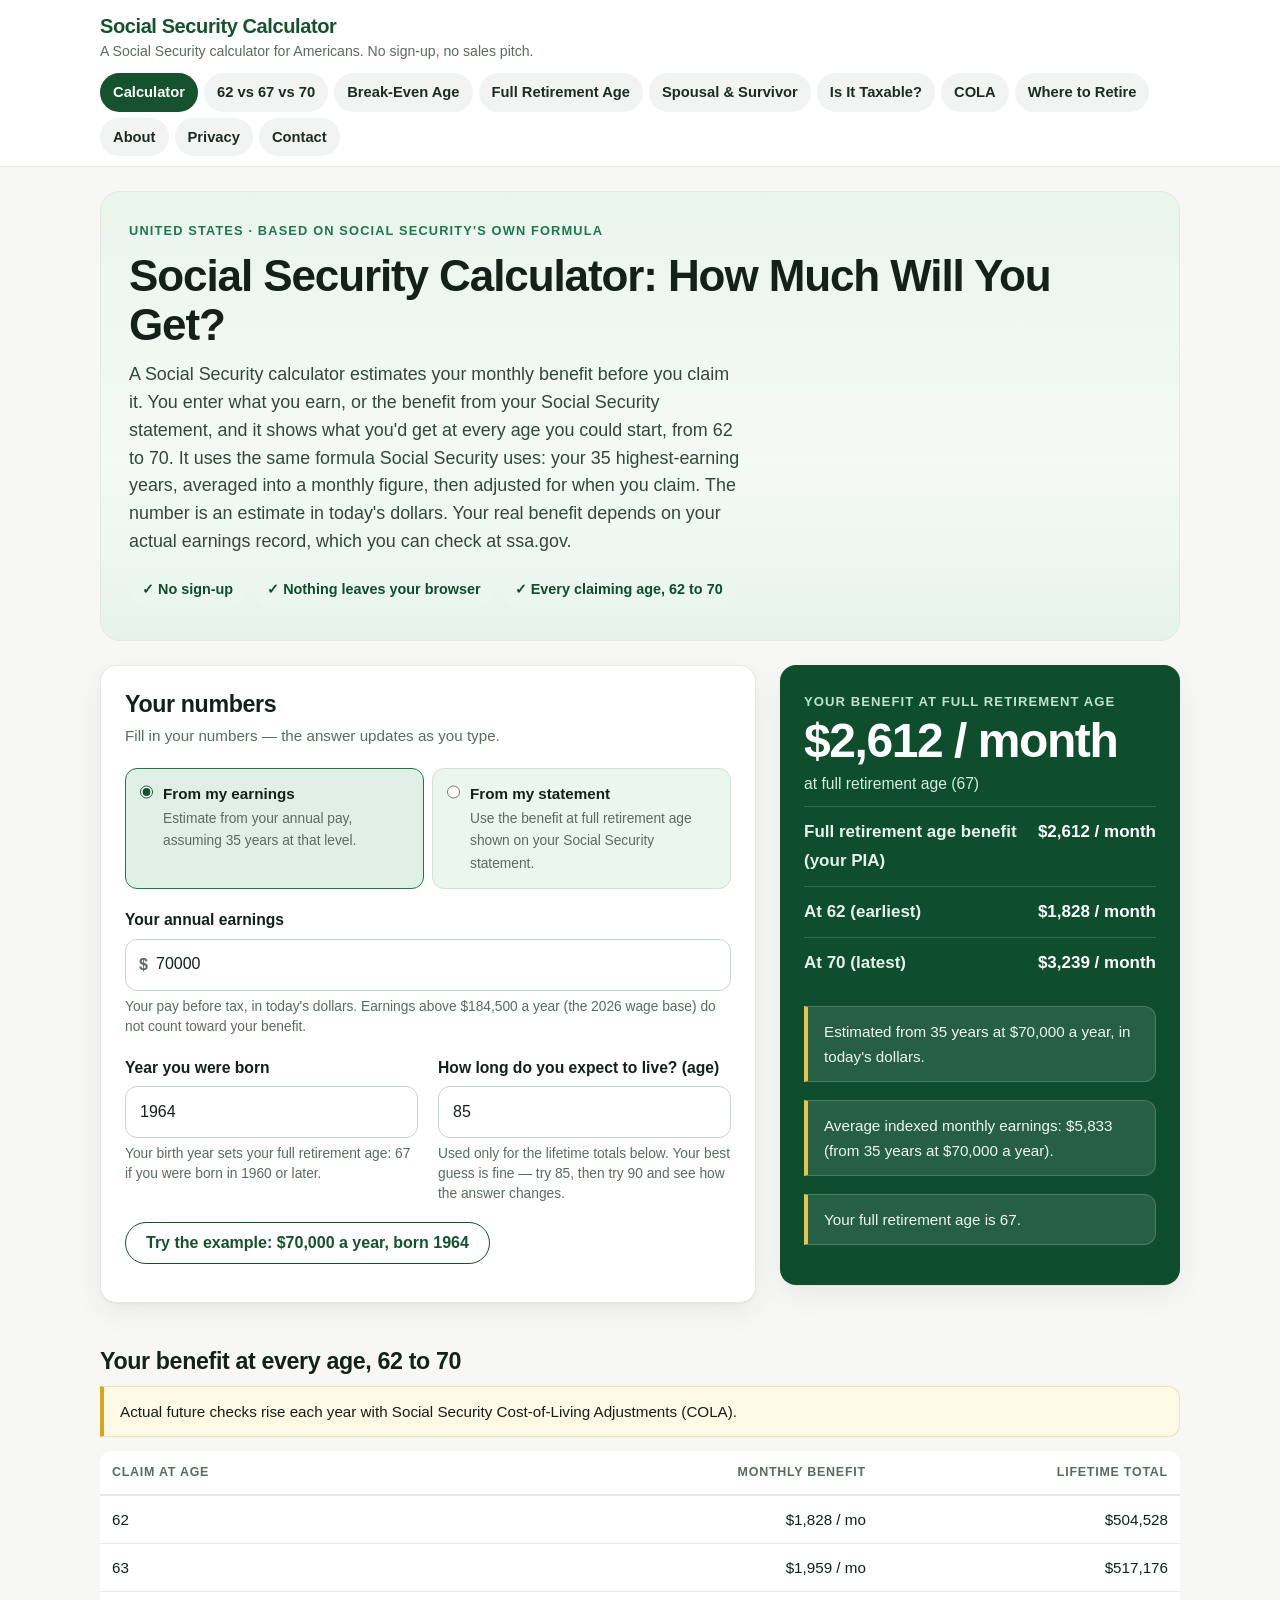
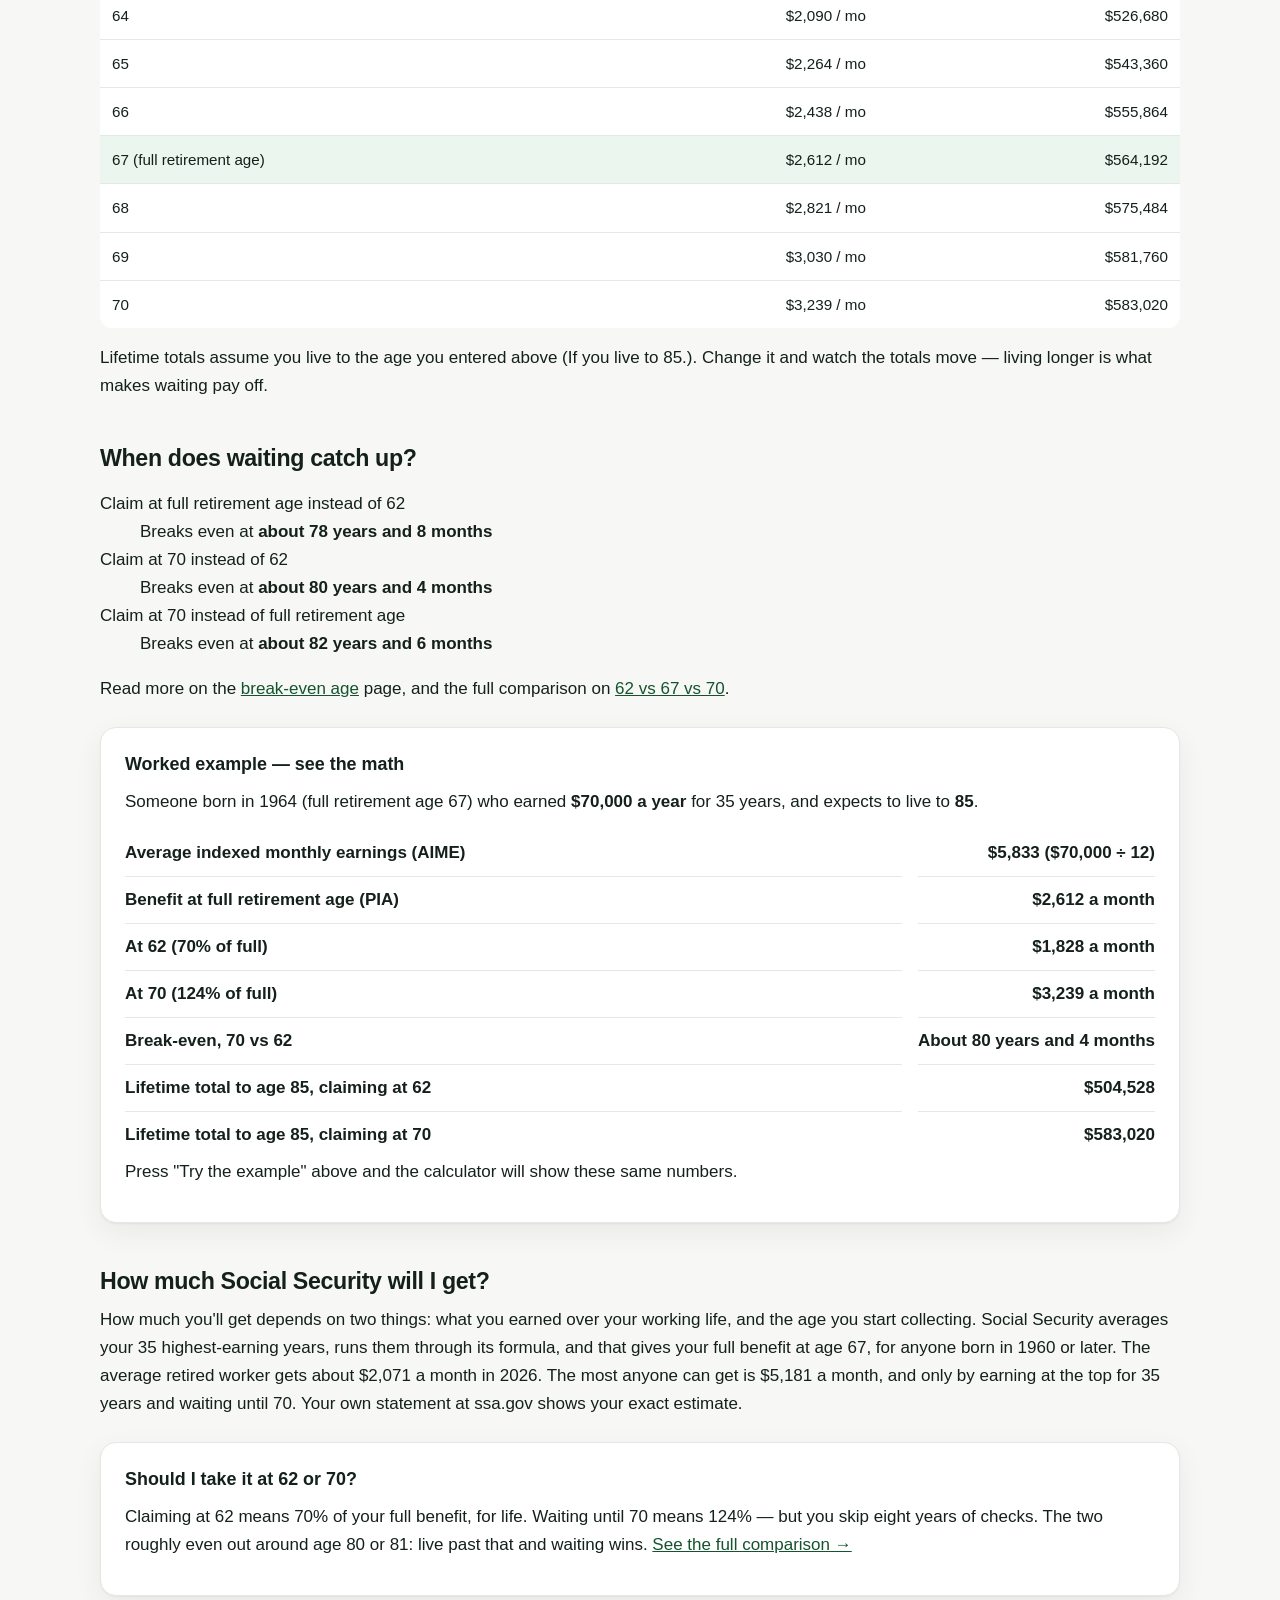
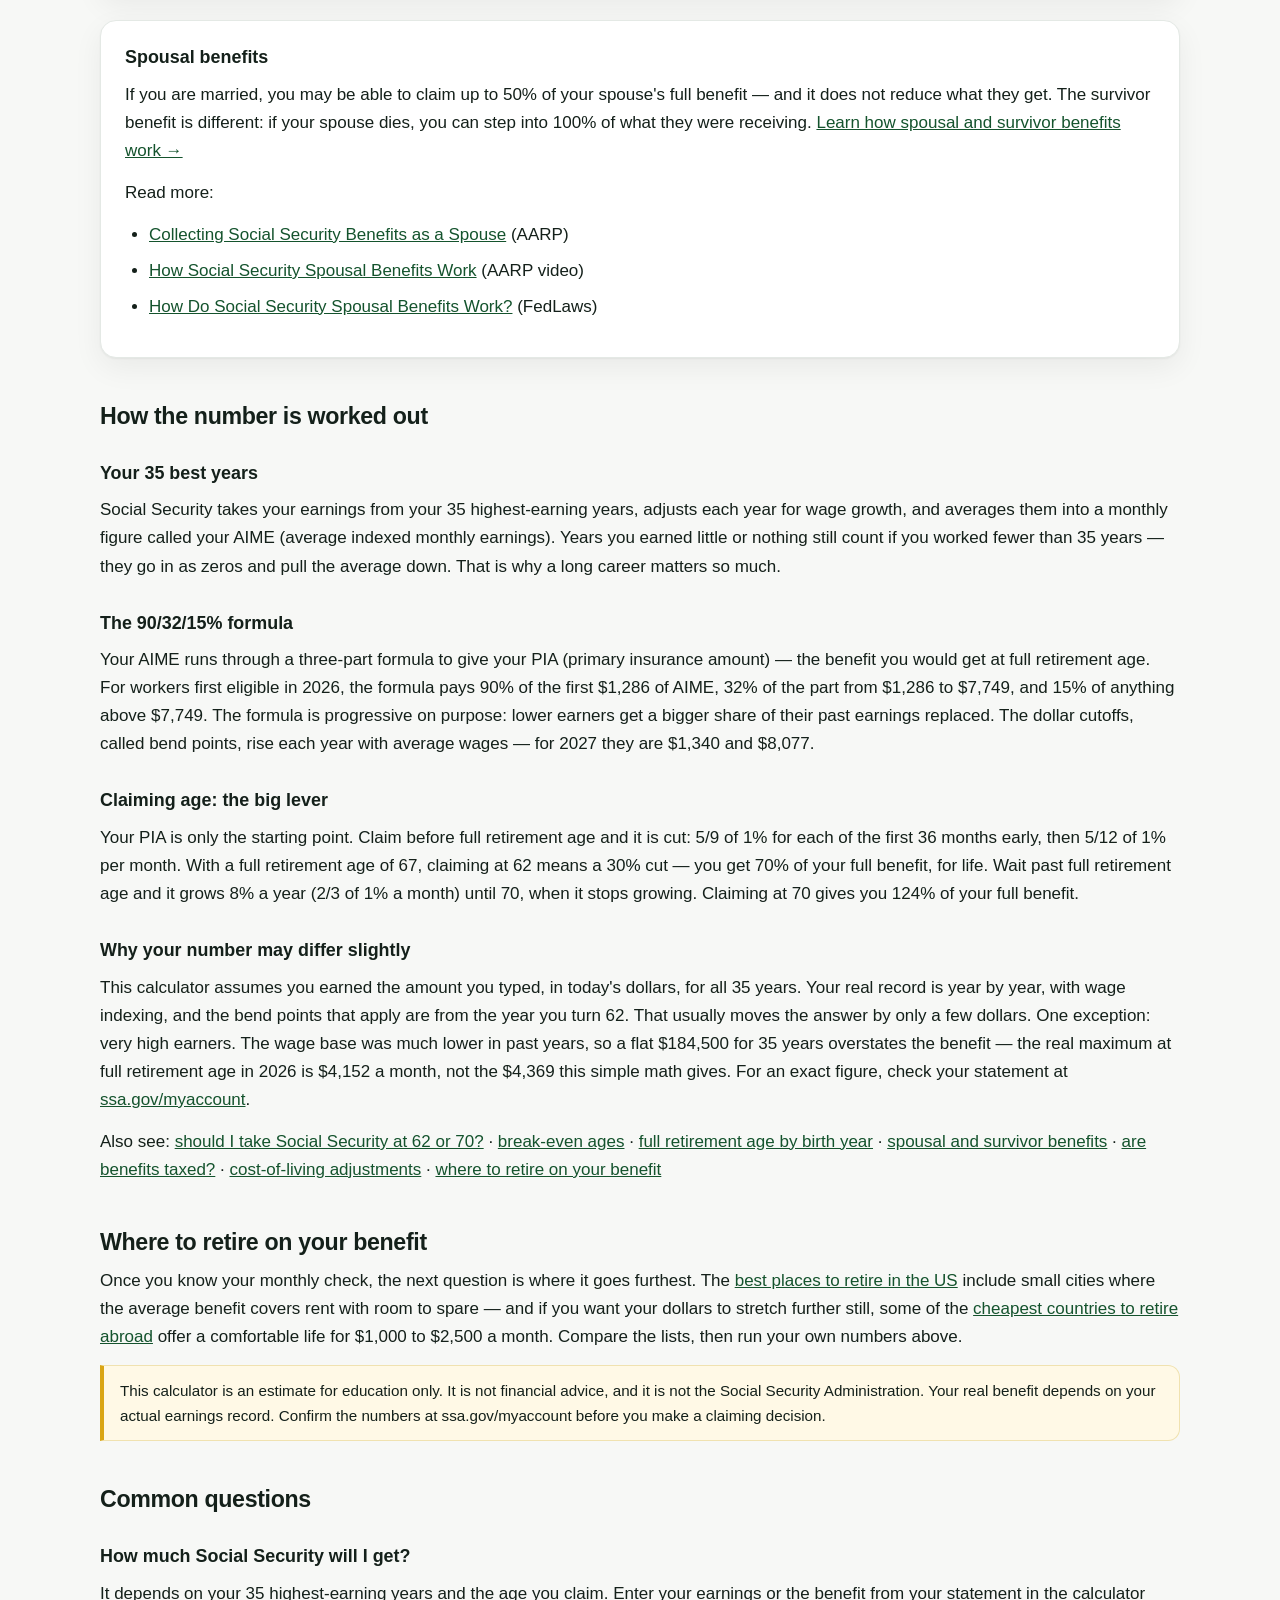
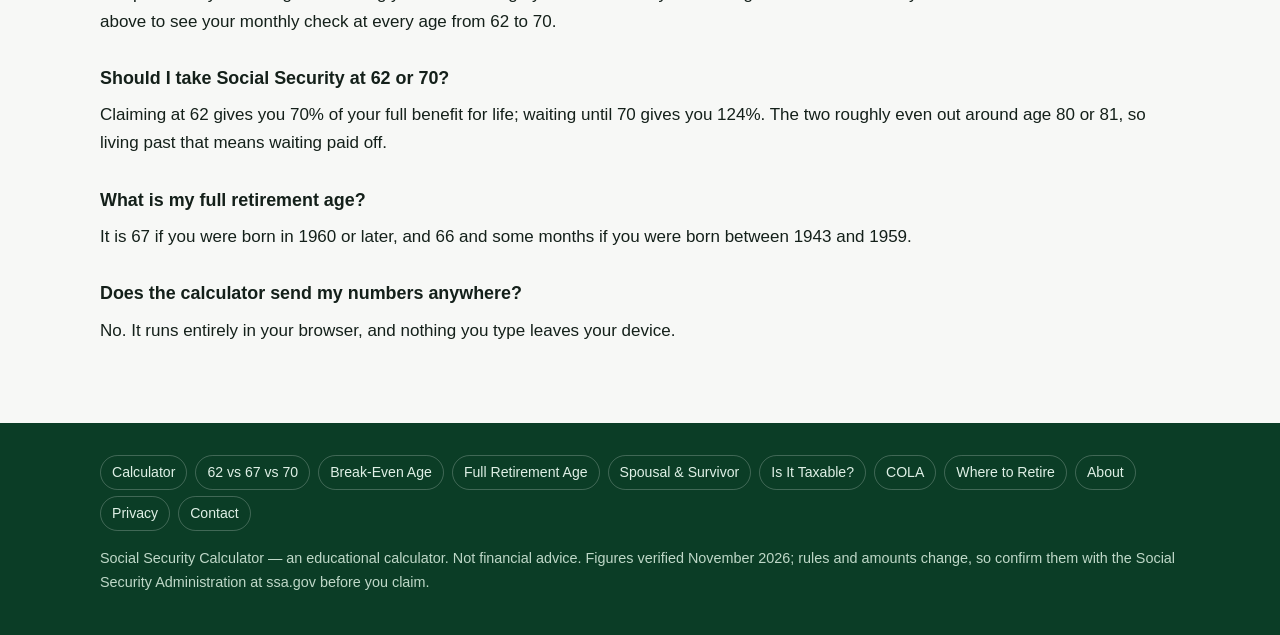
<file: index.html>
<!DOCTYPE html>
<html lang="en-US">
<head>
<meta charset="utf-8">
<meta name="viewport" content="width=device-width, initial-scale=1">
<title>Social Security Calculator — How Much Will I Get at 62, 67, or 70?</title>
<meta name="description" content="Free social security calculator: enter your earnings or your statement benefit and see your monthly check at every age from 62 to 70, plus break-even ages.">
<link rel="canonical" href="https://retireonsocialsecurity.com/">
<meta property="og:title" content="Social Security Calculator — How Much Will I Get at 62, 67, or 70?">
<meta property="og:description" content="Free social security calculator: enter your earnings or your statement benefit and see your monthly check at every age from 62 to 70, plus break-even ages.">
<meta property="og:type" content="website">
<meta property="og:url" content="https://retireonsocialsecurity.com/">
<script type="application/ld+json">
{
  "@context": "https://schema.org",
  "@type": "WebPage",
  "name": "Social Security Calculator — How Much Will I Get at 62, 67, or 70?",
  "url": "https://retireonsocialsecurity.com/",
  "description": "Free social security calculator: enter your earnings or your statement benefit and see your monthly check at every age from 62 to 70, plus break-even ages."
}
</script>
<script type="application/ld+json">
{
  "@context": "https://schema.org",
  "@type": "WebApplication",
  "name": "Social Security Retirement Calculator",
  "url": "https://retireonsocialsecurity.com/",
  "applicationCategory": "FinanceApplication",
  "operatingSystem": "Any",
  "browserRequirements": "Requires JavaScript",
  "offers": {
    "@type": "Offer",
    "price": "0",
    "priceCurrency": "USD"
  },
  "description": "Free calculator that estimates your Social Security retirement benefit."
}
</script>
<script type="application/ld+json">
{
  "@context": "https://schema.org",
  "@type": "FAQPage",
  "mainEntity": [
    {
      "@type": "Question",
      "name": "How much Social Security will I get?",
      "acceptedAnswer": {
        "@type": "Answer",
        "text": "It depends on your 35 highest-earning years and the age you claim. Enter your earnings or the benefit from your statement in the calculator above to see your monthly check at every age from 62 to 70."
      }
    },
    {
      "@type": "Question",
      "name": "Should I take Social Security at 62 or 70?",
      "acceptedAnswer": {
        "@type": "Answer",
        "text": "Claiming at 62 gives you 70% of your full benefit for life; waiting until 70 gives you 124%. The two roughly even out around age 80 or 81, so living past that means waiting paid off."
      }
    },
    {
      "@type": "Question",
      "name": "What is my full retirement age?",
      "acceptedAnswer": {
        "@type": "Answer",
        "text": "It is 67 if you were born in 1960 or later, and 66 and some months if you were born between 1943 and 1959."
      }
    },
    {
      "@type": "Question",
      "name": "Does the calculator send my numbers anywhere?",
      "acceptedAnswer": {
        "@type": "Answer",
        "text": "No. It runs entirely in your browser, and nothing you type leaves your device."
      }
    }
  ]
}
</script>
<link rel="stylesheet" href="style.css">
<script src="calculator.js" defer></script>

</head>
<body>
<header class="site">
  <div class="wrap">
    <p class="site-title"><a href="index.html">Social Security Calculator</a></p>
    <p class="tagline">A Social Security calculator for Americans. No sign-up, no sales pitch.</p>
    <nav class="main" aria-label="Main navigation">
      <a href="index.html" class="current">Calculator</a>
      <a href="62-vs-67-vs-70.html">62 vs 67 vs 70</a>
      <a href="break-even.html">Break-Even Age</a>
      <a href="full-retirement-age.html">Full Retirement Age</a>
      <a href="spousal-survivor.html">Spousal & Survivor</a>
      <a href="tax-on-benefits.html">Is It Taxable?</a>
      <a href="cola.html">COLA</a>
      <a href="where-to-retire.html">Where to Retire</a>
      <a href="about.html">About</a>
      <a href="privacy.html">Privacy</a>
      <a href="contact.html">Contact</a>
    </nav>
  </div>
</header>
<div class="ad-slot" data-ad-slot="leaderboard"><!-- AdSense code goes here when approved --></div>
<main>
  <div class="wrap">

    <section class="hero">
      <p class="eyebrow">United States &middot; Based on Social Security's own formula</p>
      <h1>Social Security Calculator: How Much Will You Get?</h1>
      <p class="lede">A Social Security calculator estimates your monthly benefit before you claim it. You enter what you earn, or the benefit from your Social Security statement, and it shows what you'd get at every age you could start, from 62 to 70. It uses the same formula Social Security uses: your 35 highest-earning years, averaged into a monthly figure, then adjusted for when you claim. The number is an estimate in today's dollars. Your real benefit depends on your actual earnings record, which you can check at ssa.gov.</p>
      <ul class="chips">
        <li>&#10003; No sign-up</li>
        <li>&#10003; Nothing leaves your browser</li>
        <li>&#10003; Every claiming age, 62 to 70</li>
      </ul>
    </section>

    <div class="calc-layout">
      <section class="calc-box" id="calculator" aria-label="Social Security benefits calculator">
        <h2>Your numbers</h2>
        <p class="sub">Fill in your numbers — the answer updates as you type.</p>

        <div class="mode-toggle" role="radiogroup" aria-label="How to estimate your benefit">
          <label><input type="radio" name="mode" id="mode-earnings" value="earnings" checked> <span>From my earnings<span class="hint">Estimate from your annual pay, assuming 35 years at that level.</span></span></label>
          <label><input type="radio" name="mode" id="mode-statement" value="statement"> <span>From my statement<span class="hint">Use the benefit at full retirement age shown on your Social Security statement.</span></span></label>
        </div>

        <div class="field" id="earnings-field">
          <label for="earnings">Your annual earnings</label>
          <span class="money-input"><span>$</span><input type="number" id="earnings" value="70000" min="0" max="184500" step="1000" inputmode="numeric"></span>
          <span class="hint">Your pay before tax, in today's dollars. Earnings above $184,500 a year (the 2026 wage base) do not count toward your benefit.</span>
        </div>

        <div class="field" id="statement-field" style="display:none">
          <label for="statement-benefit">Your benefit at full retirement age (from your statement)</label>
          <span class="money-input"><span>$</span><input type="number" id="statement-benefit" value="2000" min="0" step="10" inputmode="numeric"></span>
          <span class="hint">Find it on your statement at ssa.gov/myaccount — it is the monthly amount at your full retirement age.</span>
        </div>

        <div class="field-row">
          <div class="field">
            <label for="birth-year">Year you were born</label>
            <input type="number" id="birth-year" value="1964" min="1920" max="2010" step="1" inputmode="numeric">
            <span class="hint">Your birth year sets your full retirement age: 67 if you were born in 1960 or later.</span>
          </div>
          <div class="field">
            <label for="life-expectancy">How long do you expect to live? (age)</label>
            <input type="number" id="life-expectancy" value="85" min="63" max="100" step="1" inputmode="numeric">
            <span class="hint">Used only for the lifetime totals below. Your best guess is fine — try 85, then try 90 and see how the answer changes.</span>
          </div>
        </div>

        <p><button type="button" class="example-btn" id="load-example">Try the example: $70,000 a year, born 1964</button></p>
      </section>

      <div class="results-col">
        <div class="results" id="results">
          <p class="big-label">Your benefit at full retirement age</p>
          <p class="big" id="out-big">—</p>
          <p class="big-sub" id="out-big-sub">—</p>
          <dl>
            <div class="row">
              <dt>Full retirement age benefit (your PIA)</dt>
              <dd id="out-pia">—</dd>
            </div>
            <div class="row">
              <dt>At 62 (earliest)</dt>
              <dd id="out-at62">—</dd>
            </div>
            <div class="row">
              <dt>At 70 (latest)</dt>
              <dd id="out-at70">—</dd>
            </div>
          </dl>
          <p class="note" id="out-mode-note"></p>
          <p class="note" id="out-aime"></p>
          <p class="note" id="out-fra"></p>
        </div>
      </div>
    </div>

    <div class="ad-slot" data-ad-slot="in-content"><!-- AdSense code goes here when approved --></div>

    <h2>Your benefit at every age, 62 to 70</h2>
    <p class="note">Actual future checks rise each year with Social Security Cost-of-Living Adjustments (COLA).</p>
    <div class="table-scroll">
    <table class="claim-table">
      <thead><tr><th>Claim at age</th><th class="num">Monthly benefit</th><th class="num">Lifetime total</th></tr></thead>
      <tbody>
        <tr><td>62</td><td class="num" id="out-age-62">—</td><td class="num" id="out-life-62">—</td></tr>
        <tr><td>63</td><td class="num" id="out-age-63">—</td><td class="num" id="out-life-63">—</td></tr>
        <tr><td>64</td><td class="num" id="out-age-64">—</td><td class="num" id="out-life-64">—</td></tr>
        <tr><td>65</td><td class="num" id="out-age-65">—</td><td class="num" id="out-life-65">—</td></tr>
        <tr><td>66</td><td class="num" id="out-age-66">—</td><td class="num" id="out-life-66">—</td></tr>
        <tr class="best"><td>67 (full retirement age)</td><td class="num" id="out-age-67">—</td><td class="num" id="out-life-67">—</td></tr>
        <tr><td>68</td><td class="num" id="out-age-68">—</td><td class="num" id="out-life-68">—</td></tr>
        <tr><td>69</td><td class="num" id="out-age-69">—</td><td class="num" id="out-life-69">—</td></tr>
        <tr><td>70</td><td class="num" id="out-age-70">—</td><td class="num" id="out-life-70">—</td></tr>
      </tbody>
    </table>
    </div>
    <p>Lifetime totals assume you live to the age you entered above (<span id="out-life-note">—</span>). Change it and watch the totals move — living longer is what makes waiting pay off.</p>

    <h2>When does waiting catch up?</h2>
    <dl>
      <dt>Claim at full retirement age instead of 62</dt>
      <dd>Breaks even at <strong id="out-be-67-62">—</strong></dd>
      <dt>Claim at 70 instead of 62</dt>
      <dd>Breaks even at <strong id="out-be-70-62">—</strong></dd>
      <dt>Claim at 70 instead of full retirement age</dt>
      <dd>Breaks even at <strong id="out-be-70-fra">—</strong></dd>
    </dl>
    <p>Read more on the <a href="break-even.html">break-even age</a> page, and the full comparison on <a href="62-vs-67-vs-70.html">62 vs 67 vs 70</a>.</p>

    <section class="example" aria-label="Worked example">
      <h3>Worked example — see the math</h3>
      <p>Someone born in 1964 (full retirement age 67) who earned <strong>$70,000 a year</strong> for 35 years, and expects to live to <strong>85</strong>.</p>
      <dl>
        <dt>Average indexed monthly earnings (AIME)</dt>
        <dd>$5,833 ($70,000 &divide; 12)</dd>
        <dt>Benefit at full retirement age (PIA)</dt>
        <dd><strong>$2,612 a month</strong></dd>
        <dt>At 62 (70% of full)</dt>
        <dd>$1,828 a month</dd>
        <dt>At 70 (124% of full)</dt>
        <dd>$3,239 a month</dd>
        <dt>Break-even, 70 vs 62</dt>
        <dd>About 80 years and 4 months</dd>
        <dt>Lifetime total to age 85, claiming at 62</dt>
        <dd>$504,528</dd>
        <dt>Lifetime total to age 85, claiming at 70</dt>
        <dd>$583,020</dd>
      </dl>
      <p>Press "Try the example" above and the calculator will show these same numbers.</p>
    </section>

    <h2>How much Social Security will I get?</h2>
    <p>How much you'll get depends on two things: what you earned over your working life, and the age you start collecting. Social Security averages your 35 highest-earning years, runs them through its formula, and that gives your full benefit at age 67, for anyone born in 1960 or later. The average retired worker gets about $2,071 a month in 2026. The most anyone can get is $5,181 a month, and only by earning at the top for 35 years and waiting until 70. Your own statement at ssa.gov shows your exact estimate.</p>

    <section class="example" aria-label="Should I take it at 62 or 70?">
      <h3>Should I take it at 62 or 70?</h3>
      <p>Claiming at 62 means 70% of your full benefit, for life. Waiting until 70 means 124% — but you skip eight years of checks. The two roughly even out around age 80 or 81: live past that and waiting wins. <a href="62-vs-67-vs-70.html">See the full comparison &rarr;</a></p>
    </section>

    <section class="example" aria-label="Spousal benefits">
      <h3>Spousal benefits</h3>
      <p>If you are married, you may be able to claim up to 50% of your spouse's full benefit — and it does not reduce what they get. The survivor benefit is different: if your spouse dies, you can step into 100% of what they were receiving. <a href="spousal-survivor.html">Learn how spousal and survivor benefits work &rarr;</a></p>
      <p>Read more:</p>
      <ul>
        <li><a href="https://www.aarp.org/social-security/faq/collecting-benefits-as-spouse/">Collecting Social Security Benefits as a Spouse</a> (AARP)</li>
        <li><a href="https://www.aarp.org/videos/social-security/6395248215112/">How Social Security Spousal Benefits Work</a> (AARP video)</li>
        <li><a href="https://fedlaws.org/how-do-social-security-spousal-benefits-work/">How Do Social Security Spousal Benefits Work?</a> (FedLaws)</li>
      </ul>
    </section>

    <h2>How the number is worked out</h2>
    <h3>Your 35 best years</h3>
    <p>Social Security takes your earnings from your 35 highest-earning years, adjusts each year for wage growth, and averages them into a monthly figure called your AIME (average indexed monthly earnings). Years you earned little or nothing still count if you worked fewer than 35 years — they go in as zeros and pull the average down. That is why a long career matters so much.</p>
    <h3>The 90/32/15% formula</h3>
    <p>Your AIME runs through a three-part formula to give your PIA (primary insurance amount) — the benefit you would get at full retirement age. For workers first eligible in 2026, the formula pays 90% of the first $1,286 of AIME, 32% of the part from $1,286 to $7,749, and 15% of anything above $7,749. The formula is progressive on purpose: lower earners get a bigger share of their past earnings replaced. The dollar cutoffs, called bend points, rise each year with average wages — for 2027 they are $1,340 and $8,077.</p>
    <h3>Claiming age: the big lever</h3>
    <p>Your PIA is only the starting point. Claim before full retirement age and it is cut: 5/9 of 1% for each of the first 36 months early, then 5/12 of 1% per month. With a full retirement age of 67, claiming at 62 means a 30% cut — you get 70% of your full benefit, for life. Wait past full retirement age and it grows 8% a year (2/3 of 1% a month) until 70, when it stops growing. Claiming at 70 gives you 124% of your full benefit.</p>
    <h3>Why your number may differ slightly</h3>
    <p>This calculator assumes you earned the amount you typed, in today's dollars, for all 35 years. Your real record is year by year, with wage indexing, and the bend points that apply are from the year you turn 62. That usually moves the answer by only a few dollars. One exception: very high earners. The wage base was much lower in past years, so a flat $184,500 for 35 years overstates the benefit — the real maximum at full retirement age in 2026 is $4,152 a month, not the $4,369 this simple math gives. For an exact figure, check your statement at <a href="https://www.ssa.gov/myaccount">ssa.gov/myaccount</a>.</p>
    <p>Also see: <a href="62-vs-67-vs-70.html">should I take Social Security at 62 or 70?</a> &middot; <a href="break-even.html">break-even ages</a> &middot; <a href="full-retirement-age.html">full retirement age by birth year</a> &middot; <a href="spousal-survivor.html">spousal and survivor benefits</a> &middot; <a href="tax-on-benefits.html">are benefits taxed?</a> &middot; <a href="cola.html">cost-of-living adjustments</a> &middot; <a href="where-to-retire.html">where to retire on your benefit</a></p>

    <h2>Where to retire on your benefit</h2>
    <p>Once you know your monthly check, the next question is where it goes furthest. The <a href="where-to-retire.html">best places to retire in the US</a> include small cities where the average benefit covers rent with room to spare — and if you want your dollars to stretch further still, some of the <a href="where-to-retire.html">cheapest countries to retire abroad</a> offer a comfortable life for $1,000 to $2,500 a month. Compare the lists, then run your own numbers above.</p>
    <p class="note">This calculator is an estimate for education only. It is not financial advice, and it is not the Social Security Administration. Your real benefit depends on your actual earnings record. Confirm the numbers at ssa.gov/myaccount before you make a claiming decision.</p>

    <h2>Common questions</h2>
    <h3>How much Social Security will I get?</h3>
    <p>It depends on your 35 highest-earning years and the age you claim. Enter your earnings or the benefit from your statement in the calculator above to see your monthly check at every age from 62 to 70.</p>
    <h3>Should I take Social Security at 62 or 70?</h3>
    <p>Claiming at 62 gives you 70% of your full benefit for life; waiting until 70 gives you 124%. The two roughly even out around age 80 or 81, so living past that means waiting paid off.</p>
    <h3>What is my full retirement age?</h3>
    <p>It is 67 if you were born in 1960 or later, and 66 and some months if you were born between 1943 and 1959.</p>
    <h3>Does the calculator send my numbers anywhere?</h3>
    <p>No. It runs entirely in your browser, and nothing you type leaves your device.</p>

  </div>
</main>
<div class="ad-slot" data-ad-slot="footer"><!-- AdSense code goes here when approved --></div>
<footer class="site">
  <div class="wrap">
    <nav aria-label="Footer navigation">
      <a href="index.html">Calculator</a>
      <a href="62-vs-67-vs-70.html">62 vs 67 vs 70</a>
      <a href="break-even.html">Break-Even Age</a>
      <a href="full-retirement-age.html">Full Retirement Age</a>
      <a href="spousal-survivor.html">Spousal & Survivor</a>
      <a href="tax-on-benefits.html">Is It Taxable?</a>
      <a href="cola.html">COLA</a>
      <a href="where-to-retire.html">Where to Retire</a>
      <a href="about.html">About</a>
      <a href="privacy.html">Privacy</a>
      <a href="contact.html">Contact</a>
    </nav>
    <p>Social Security Calculator — an educational calculator. Not financial advice. Figures verified November 2026; rules and amounts change, so confirm them with the Social Security Administration at ssa.gov before you claim.</p>
  </div>
</footer>
</body>
</html>
</file>
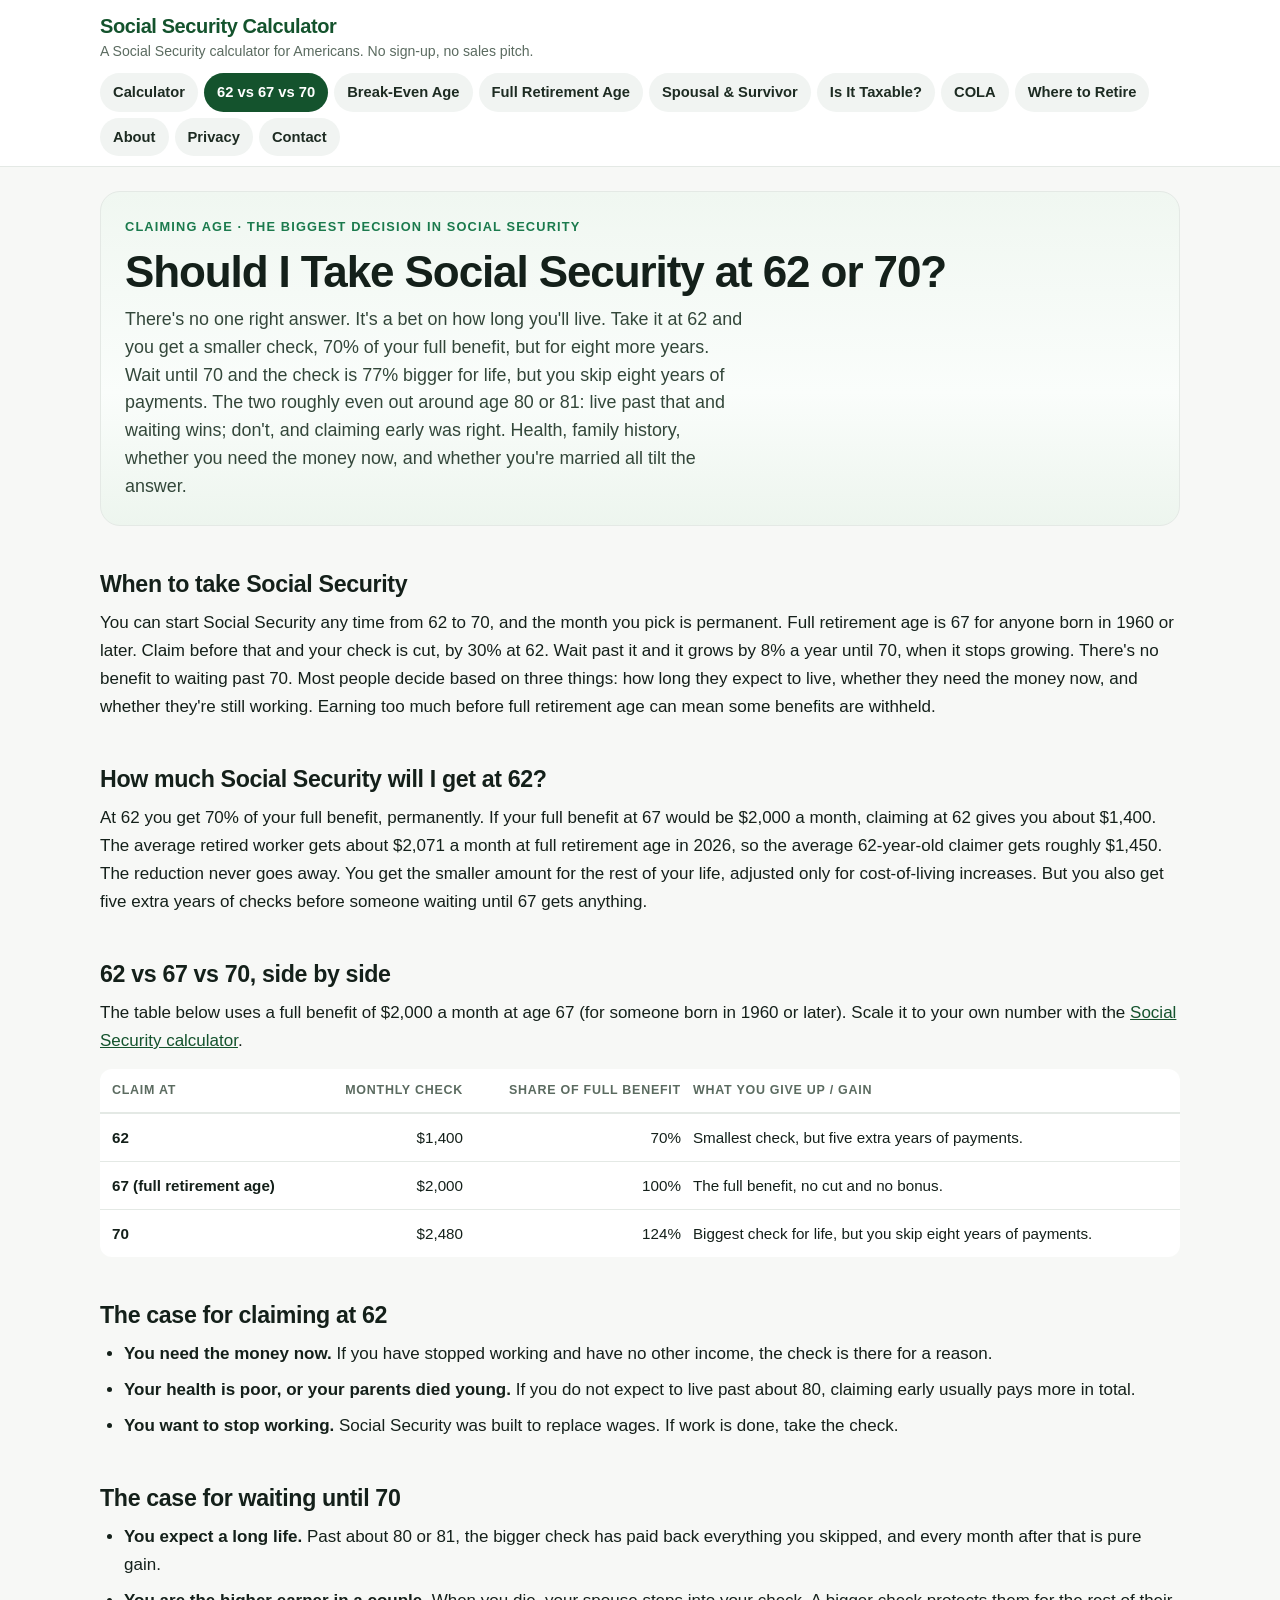
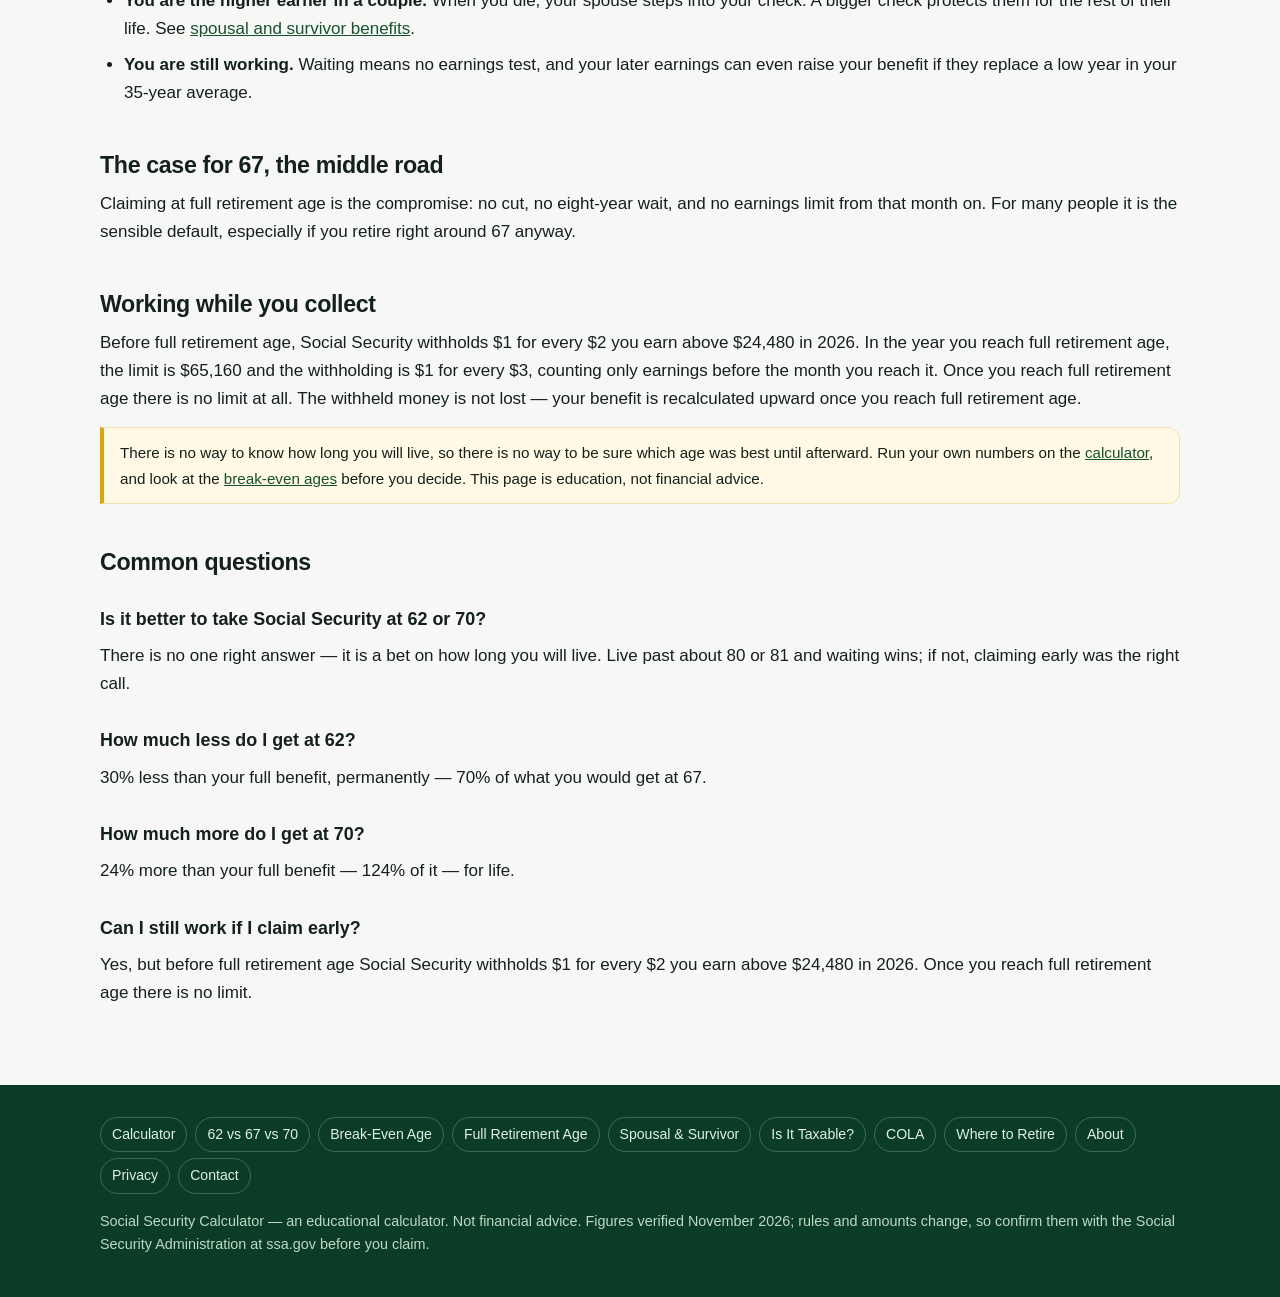
<file: 62-vs-67-vs-70.html>
<!DOCTYPE html>
<html lang="en-US">
<head>
<meta charset="utf-8">
<meta name="viewport" content="width=device-width, initial-scale=1">
<title>Should I Take Social Security at 62 or 70? When to Take It</title>
<meta name="description" content="Should you take Social Security at 62 or 70? Compare the monthly checks, the 30% cut at 62, the 24% bonus at 70, and when waiting pays off.">
<link rel="canonical" href="https://retireonsocialsecurity.com/62-vs-67-vs-70.html">
<meta property="og:title" content="Should I Take Social Security at 62 or 70? When to Take It">
<meta property="og:description" content="Should you take Social Security at 62 or 70? Compare the monthly checks, the 30% cut at 62, the 24% bonus at 70, and when waiting pays off.">
<meta property="og:type" content="website">
<meta property="og:url" content="https://retireonsocialsecurity.com/62-vs-67-vs-70.html">
<script type="application/ld+json">
{
  "@context": "https://schema.org",
  "@type": "WebPage",
  "name": "Should I Take Social Security at 62 or 70? When to Take It",
  "url": "https://retireonsocialsecurity.com/62-vs-67-vs-70.html",
  "description": "Should you take Social Security at 62 or 70? Compare the monthly checks, the 30% cut at 62, the 24% bonus at 70, and when waiting pays off."
}
</script>
<script type="application/ld+json">
{
  "@context": "https://schema.org",
  "@type": "WebApplication",
  "name": "Social Security Retirement Calculator",
  "url": "https://retireonsocialsecurity.com/",
  "applicationCategory": "FinanceApplication",
  "operatingSystem": "Any",
  "browserRequirements": "Requires JavaScript",
  "offers": {
    "@type": "Offer",
    "price": "0",
    "priceCurrency": "USD"
  },
  "description": "Free calculator that estimates your Social Security retirement benefit."
}
</script>
<script type="application/ld+json">
{
  "@context": "https://schema.org",
  "@type": "FAQPage",
  "mainEntity": [
    {
      "@type": "Question",
      "name": "Is it better to take Social Security at 62 or 70?",
      "acceptedAnswer": {
        "@type": "Answer",
        "text": "There is no one right answer — it is a bet on how long you will live. Live past about 80 or 81 and waiting wins; if not, claiming early was the right call."
      }
    },
    {
      "@type": "Question",
      "name": "How much less do I get at 62?",
      "acceptedAnswer": {
        "@type": "Answer",
        "text": "30% less than your full benefit, permanently — 70% of what you would get at 67."
      }
    },
    {
      "@type": "Question",
      "name": "How much more do I get at 70?",
      "acceptedAnswer": {
        "@type": "Answer",
        "text": "24% more than your full benefit — 124% of it — for life."
      }
    },
    {
      "@type": "Question",
      "name": "Can I still work if I claim early?",
      "acceptedAnswer": {
        "@type": "Answer",
        "text": "Yes, but before full retirement age Social Security withholds $1 for every $2 you earn above $24,480 in 2026. Once you reach full retirement age there is no limit."
      }
    }
  ]
}
</script>
<link rel="stylesheet" href="style.css">

</head>
<body>
<header class="site">
  <div class="wrap">
    <p class="site-title"><a href="index.html">Social Security Calculator</a></p>
    <p class="tagline">A Social Security calculator for Americans. No sign-up, no sales pitch.</p>
    <nav class="main" aria-label="Main navigation">
      <a href="index.html">Calculator</a>
      <a href="62-vs-67-vs-70.html" class="current">62 vs 67 vs 70</a>
      <a href="break-even.html">Break-Even Age</a>
      <a href="full-retirement-age.html">Full Retirement Age</a>
      <a href="spousal-survivor.html">Spousal & Survivor</a>
      <a href="tax-on-benefits.html">Is It Taxable?</a>
      <a href="cola.html">COLA</a>
      <a href="where-to-retire.html">Where to Retire</a>
      <a href="about.html">About</a>
      <a href="privacy.html">Privacy</a>
      <a href="contact.html">Contact</a>
    </nav>
  </div>
</header>
<div class="ad-slot" data-ad-slot="leaderboard"><!-- AdSense code goes here when approved --></div>
<main>
  <div class="wrap">

    <section class="page-hero">
      <p class="eyebrow">Claiming age &middot; The biggest decision in Social Security</p>
      <h1>Should I Take Social Security at 62 or 70?</h1>
      <p class="lede">There's no one right answer. It's a bet on how long you'll live. Take it at 62 and you get a smaller check, 70% of your full benefit, but for eight more years. Wait until 70 and the check is 77% bigger for life, but you skip eight years of payments. The two roughly even out around age 80 or 81: live past that and waiting wins; don't, and claiming early was right. Health, family history, whether you need the money now, and whether you're married all tilt the answer.</p>
    </section>

    <div class="ad-slot" data-ad-slot="in-content"><!-- AdSense code goes here when approved --></div>

    <h2>When to take Social Security</h2>
    <p>You can start Social Security any time from 62 to 70, and the month you pick is permanent. Full retirement age is 67 for anyone born in 1960 or later. Claim before that and your check is cut, by 30% at 62. Wait past it and it grows by 8% a year until 70, when it stops growing. There's no benefit to waiting past 70. Most people decide based on three things: how long they expect to live, whether they need the money now, and whether they're still working. Earning too much before full retirement age can mean some benefits are withheld.</p>

    <h2>How much Social Security will I get at 62?</h2>
    <p>At 62 you get 70% of your full benefit, permanently. If your full benefit at 67 would be $2,000 a month, claiming at 62 gives you about $1,400. The average retired worker gets about $2,071 a month at full retirement age in 2026, so the average 62-year-old claimer gets roughly $1,450. The reduction never goes away. You get the smaller amount for the rest of your life, adjusted only for cost-of-living increases. But you also get five extra years of checks before someone waiting until 67 gets anything.</p>

    <h2>62 vs 67 vs 70, side by side</h2>
    <p>The table below uses a full benefit of $2,000 a month at age 67 (for someone born in 1960 or later). Scale it to your own number with the <a href="index.html">Social Security calculator</a>.</p>
    <div class="table-scroll">
    <table>
      <thead><tr><th>Claim at</th><th class="num">Monthly check</th><th class="num">Share of full benefit</th><th>What you give up / gain</th></tr></thead>
      <tbody>
        <tr><td><strong>62</strong></td><td class="num">$1,400</td><td class="num">70%</td><td>Smallest check, but five extra years of payments.</td></tr>
        <tr><td><strong>67 (full retirement age)</strong></td><td class="num">$2,000</td><td class="num">100%</td><td>The full benefit, no cut and no bonus.</td></tr>
        <tr><td><strong>70</strong></td><td class="num">$2,480</td><td class="num">124%</td><td>Biggest check for life, but you skip eight years of payments.</td></tr>
      </tbody>
    </table>
    </div>

    <h2>The case for claiming at 62</h2>
    <ul>
      <li><strong>You need the money now.</strong> If you have stopped working and have no other income, the check is there for a reason.</li>
      <li><strong>Your health is poor, or your parents died young.</strong> If you do not expect to live past about 80, claiming early usually pays more in total.</li>
      <li><strong>You want to stop working.</strong> Social Security was built to replace wages. If work is done, take the check.</li>
    </ul>

    <h2>The case for waiting until 70</h2>
    <ul>
      <li><strong>You expect a long life.</strong> Past about 80 or 81, the bigger check has paid back everything you skipped, and every month after that is pure gain.</li>
      <li><strong>You are the higher earner in a couple.</strong> When you die, your spouse steps into your check. A bigger check protects them for the rest of their life. See <a href="spousal-survivor.html">spousal and survivor benefits</a>.</li>
      <li><strong>You are still working.</strong> Waiting means no earnings test, and your later earnings can even raise your benefit if they replace a low year in your 35-year average.</li>
    </ul>

    <h2>The case for 67, the middle road</h2>
    <p>Claiming at full retirement age is the compromise: no cut, no eight-year wait, and no earnings limit from that month on. For many people it is the sensible default, especially if you retire right around 67 anyway.</p>

    <h2>Working while you collect</h2>
    <p>Before full retirement age, Social Security withholds $1 for every $2 you earn above $24,480 in 2026. In the year you reach full retirement age, the limit is $65,160 and the withholding is $1 for every $3, counting only earnings before the month you reach it. Once you reach full retirement age there is no limit at all. The withheld money is not lost — your benefit is recalculated upward once you reach full retirement age.</p>

    <p class="note">There is no way to know how long you will live, so there is no way to be sure which age was best until afterward. Run your own numbers on the <a href="index.html">calculator</a>, and look at the <a href="break-even.html">break-even ages</a> before you decide. This page is education, not financial advice.</p>

    <h2>Common questions</h2>
    <h3>Is it better to take Social Security at 62 or 70?</h3>
    <p>There is no one right answer — it is a bet on how long you will live. Live past about 80 or 81 and waiting wins; if not, claiming early was the right call.</p>
    <h3>How much less do I get at 62?</h3>
    <p>30% less than your full benefit, permanently — 70% of what you would get at 67.</p>
    <h3>How much more do I get at 70?</h3>
    <p>24% more than your full benefit — 124% of it — for life.</p>
    <h3>Can I still work if I claim early?</h3>
    <p>Yes, but before full retirement age Social Security withholds $1 for every $2 you earn above $24,480 in 2026. Once you reach full retirement age there is no limit.</p>

  </div>
</main>
<div class="ad-slot" data-ad-slot="footer"><!-- AdSense code goes here when approved --></div>
<footer class="site">
  <div class="wrap">
    <nav aria-label="Footer navigation">
      <a href="index.html">Calculator</a>
      <a href="62-vs-67-vs-70.html">62 vs 67 vs 70</a>
      <a href="break-even.html">Break-Even Age</a>
      <a href="full-retirement-age.html">Full Retirement Age</a>
      <a href="spousal-survivor.html">Spousal & Survivor</a>
      <a href="tax-on-benefits.html">Is It Taxable?</a>
      <a href="cola.html">COLA</a>
      <a href="where-to-retire.html">Where to Retire</a>
      <a href="about.html">About</a>
      <a href="privacy.html">Privacy</a>
      <a href="contact.html">Contact</a>
    </nav>
    <p>Social Security Calculator — an educational calculator. Not financial advice. Figures verified November 2026; rules and amounts change, so confirm them with the Social Security Administration at ssa.gov before you claim.</p>
  </div>
</footer>
</body>
</html>
</file>
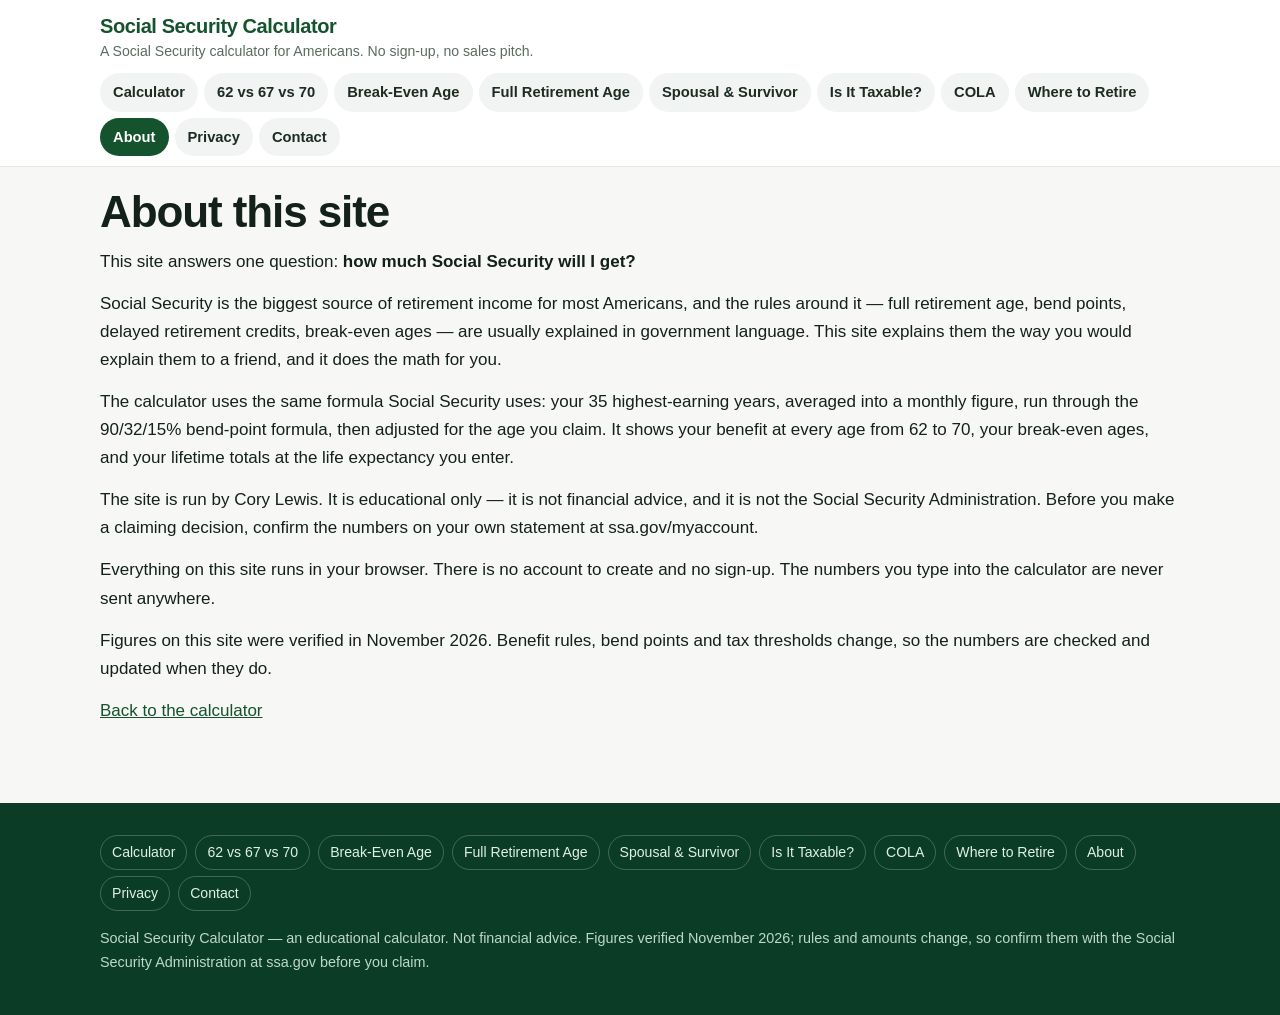
<file: about.html>
<!DOCTYPE html>
<html lang="en-US">
<head>
<meta charset="utf-8">
<meta name="viewport" content="width=device-width, initial-scale=1">
<title>About — Social Security Calculator</title>
<meta name="description" content="About this site: a free Social Security calculator that estimates your benefit at every claiming age from 62 to 70.">
<link rel="canonical" href="https://retireonsocialsecurity.com/about.html">
<meta property="og:title" content="About — Social Security Calculator">
<meta property="og:description" content="About this site: a free Social Security calculator that estimates your benefit at every claiming age from 62 to 70.">
<meta property="og:type" content="website">
<meta property="og:url" content="https://retireonsocialsecurity.com/about.html">
<script type="application/ld+json">
{
  "@context": "https://schema.org",
  "@type": "WebPage",
  "name": "About — Social Security Calculator",
  "url": "https://retireonsocialsecurity.com/about.html",
  "description": "About this site: a free Social Security calculator that estimates your benefit at every claiming age from 62 to 70."
}
</script>
<script type="application/ld+json">
{
  "@context": "https://schema.org",
  "@type": "WebApplication",
  "name": "Social Security Retirement Calculator",
  "url": "https://retireonsocialsecurity.com/",
  "applicationCategory": "FinanceApplication",
  "operatingSystem": "Any",
  "browserRequirements": "Requires JavaScript",
  "offers": {
    "@type": "Offer",
    "price": "0",
    "priceCurrency": "USD"
  },
  "description": "Free calculator that estimates your Social Security retirement benefit."
}
</script>
<link rel="stylesheet" href="style.css">

</head>
<body>
<header class="site">
  <div class="wrap">
    <p class="site-title"><a href="index.html">Social Security Calculator</a></p>
    <p class="tagline">A Social Security calculator for Americans. No sign-up, no sales pitch.</p>
    <nav class="main" aria-label="Main navigation">
      <a href="index.html">Calculator</a>
      <a href="62-vs-67-vs-70.html">62 vs 67 vs 70</a>
      <a href="break-even.html">Break-Even Age</a>
      <a href="full-retirement-age.html">Full Retirement Age</a>
      <a href="spousal-survivor.html">Spousal & Survivor</a>
      <a href="tax-on-benefits.html">Is It Taxable?</a>
      <a href="cola.html">COLA</a>
      <a href="where-to-retire.html">Where to Retire</a>
      <a href="about.html" class="current">About</a>
      <a href="privacy.html">Privacy</a>
      <a href="contact.html">Contact</a>
    </nav>
  </div>
</header>
<div class="ad-slot" data-ad-slot="leaderboard"><!-- AdSense code goes here when approved --></div>
<main>
  <div class="wrap">

    <h1>About this site</h1>
    <p>This site answers one question: <strong>how much Social Security will I get?</strong></p>
    <p>Social Security is the biggest source of retirement income for most Americans, and the rules around it — full retirement age, bend points, delayed retirement credits, break-even ages — are usually explained in government language. This site explains them the way you would explain them to a friend, and it does the math for you.</p>
    <p>The calculator uses the same formula Social Security uses: your 35 highest-earning years, averaged into a monthly figure, run through the 90/32/15% bend-point formula, then adjusted for the age you claim. It shows your benefit at every age from 62 to 70, your break-even ages, and your lifetime totals at the life expectancy you enter.</p>
    <p>The site is run by Cory Lewis. It is educational only — it is not financial advice, and it is not the Social Security Administration. Before you make a claiming decision, confirm the numbers on your own statement at ssa.gov/myaccount.</p>
    <p>Everything on this site runs in your browser. There is no account to create and no sign-up. The numbers you type into the calculator are never sent anywhere.</p>
    <p>Figures on this site were verified in November 2026. Benefit rules, bend points and tax thresholds change, so the numbers are checked and updated when they do.</p>
    <p><a href="index.html">Back to the calculator</a></p>

  </div>
</main>
<div class="ad-slot" data-ad-slot="footer"><!-- AdSense code goes here when approved --></div>
<footer class="site">
  <div class="wrap">
    <nav aria-label="Footer navigation">
      <a href="index.html">Calculator</a>
      <a href="62-vs-67-vs-70.html">62 vs 67 vs 70</a>
      <a href="break-even.html">Break-Even Age</a>
      <a href="full-retirement-age.html">Full Retirement Age</a>
      <a href="spousal-survivor.html">Spousal & Survivor</a>
      <a href="tax-on-benefits.html">Is It Taxable?</a>
      <a href="cola.html">COLA</a>
      <a href="where-to-retire.html">Where to Retire</a>
      <a href="about.html">About</a>
      <a href="privacy.html">Privacy</a>
      <a href="contact.html">Contact</a>
    </nav>
    <p>Social Security Calculator — an educational calculator. Not financial advice. Figures verified November 2026; rules and amounts change, so confirm them with the Social Security Administration at ssa.gov before you claim.</p>
  </div>
</footer>
</body>
</html>
</file>
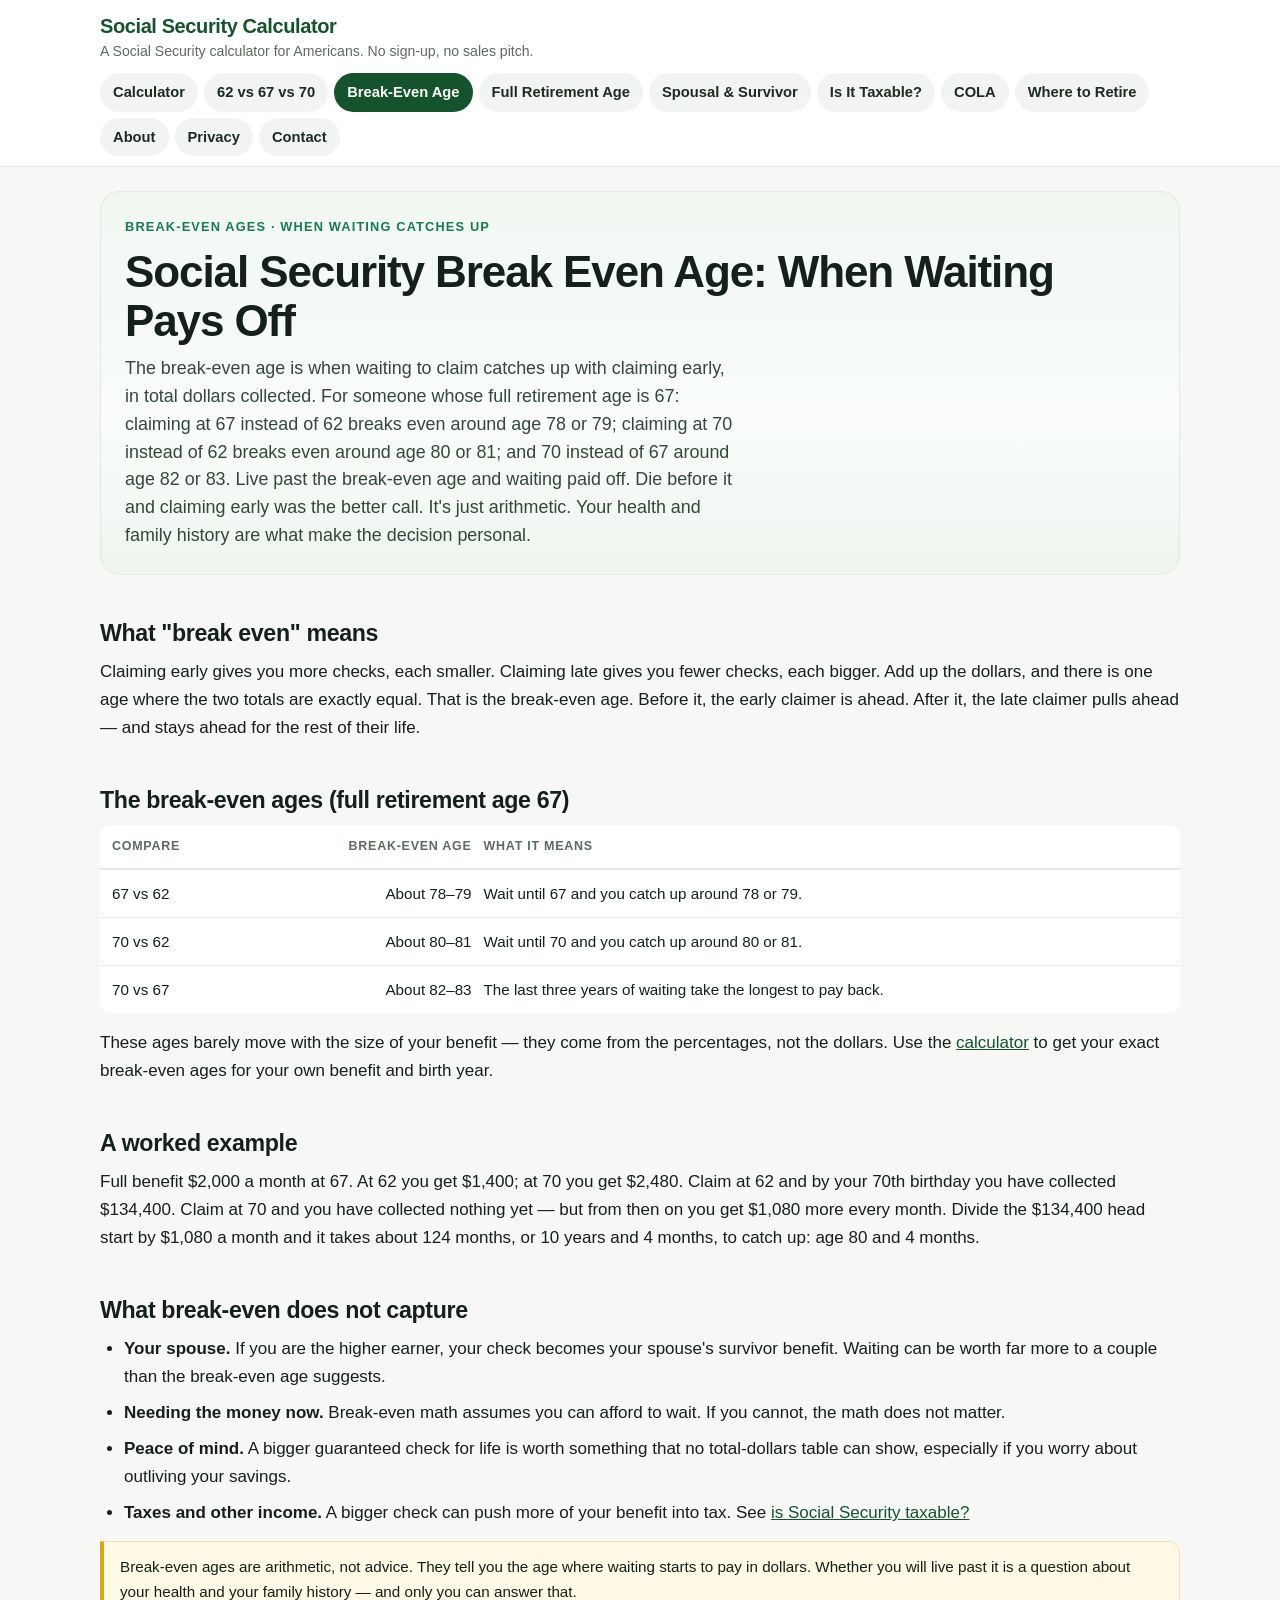
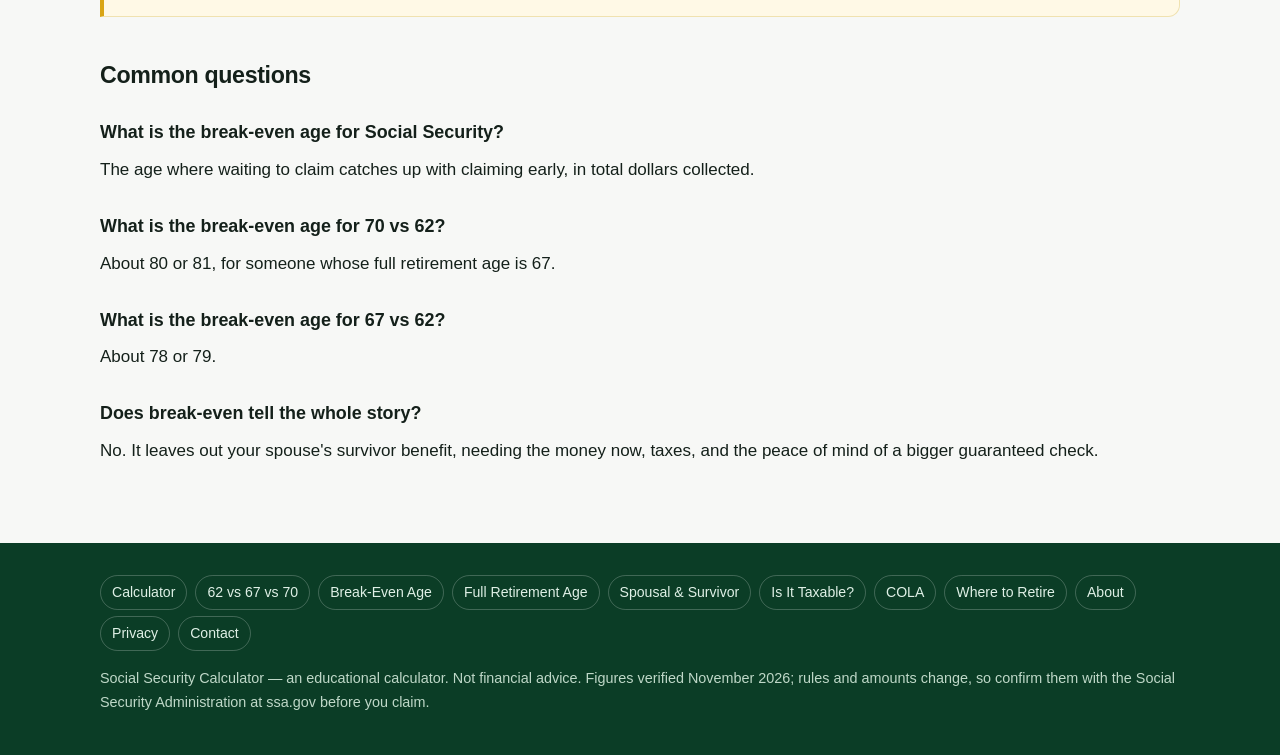
<file: break-even.html>
<!DOCTYPE html>
<html lang="en-US">
<head>
<meta charset="utf-8">
<meta name="viewport" content="width=device-width, initial-scale=1">
<title>Social Security Break Even Age — 62 vs 67 vs 70</title>
<meta name="description" content="Your Social Security break even age: 67 vs 62 is about 78-79, 70 vs 62 about 80-81. See the math and what it leaves out.">
<link rel="canonical" href="https://retireonsocialsecurity.com/break-even.html">
<meta property="og:title" content="Social Security Break Even Age — 62 vs 67 vs 70">
<meta property="og:description" content="Your Social Security break even age: 67 vs 62 is about 78-79, 70 vs 62 about 80-81. See the math and what it leaves out.">
<meta property="og:type" content="website">
<meta property="og:url" content="https://retireonsocialsecurity.com/break-even.html">
<script type="application/ld+json">
{
  "@context": "https://schema.org",
  "@type": "WebPage",
  "name": "Social Security Break Even Age — 62 vs 67 vs 70",
  "url": "https://retireonsocialsecurity.com/break-even.html",
  "description": "Your Social Security break even age: 67 vs 62 is about 78-79, 70 vs 62 about 80-81. See the math and what it leaves out."
}
</script>
<script type="application/ld+json">
{
  "@context": "https://schema.org",
  "@type": "WebApplication",
  "name": "Social Security Retirement Calculator",
  "url": "https://retireonsocialsecurity.com/",
  "applicationCategory": "FinanceApplication",
  "operatingSystem": "Any",
  "browserRequirements": "Requires JavaScript",
  "offers": {
    "@type": "Offer",
    "price": "0",
    "priceCurrency": "USD"
  },
  "description": "Free calculator that estimates your Social Security retirement benefit."
}
</script>
<script type="application/ld+json">
{
  "@context": "https://schema.org",
  "@type": "FAQPage",
  "mainEntity": [
    {
      "@type": "Question",
      "name": "What is the break-even age for Social Security?",
      "acceptedAnswer": {
        "@type": "Answer",
        "text": "The age where waiting to claim catches up with claiming early, in total dollars collected."
      }
    },
    {
      "@type": "Question",
      "name": "What is the break-even age for 70 vs 62?",
      "acceptedAnswer": {
        "@type": "Answer",
        "text": "About 80 or 81, for someone whose full retirement age is 67."
      }
    },
    {
      "@type": "Question",
      "name": "What is the break-even age for 67 vs 62?",
      "acceptedAnswer": {
        "@type": "Answer",
        "text": "About 78 or 79."
      }
    },
    {
      "@type": "Question",
      "name": "Does break-even tell the whole story?",
      "acceptedAnswer": {
        "@type": "Answer",
        "text": "No. It leaves out your spouse's survivor benefit, needing the money now, taxes, and the peace of mind of a bigger guaranteed check."
      }
    }
  ]
}
</script>
<link rel="stylesheet" href="style.css">

</head>
<body>
<header class="site">
  <div class="wrap">
    <p class="site-title"><a href="index.html">Social Security Calculator</a></p>
    <p class="tagline">A Social Security calculator for Americans. No sign-up, no sales pitch.</p>
    <nav class="main" aria-label="Main navigation">
      <a href="index.html">Calculator</a>
      <a href="62-vs-67-vs-70.html">62 vs 67 vs 70</a>
      <a href="break-even.html" class="current">Break-Even Age</a>
      <a href="full-retirement-age.html">Full Retirement Age</a>
      <a href="spousal-survivor.html">Spousal & Survivor</a>
      <a href="tax-on-benefits.html">Is It Taxable?</a>
      <a href="cola.html">COLA</a>
      <a href="where-to-retire.html">Where to Retire</a>
      <a href="about.html">About</a>
      <a href="privacy.html">Privacy</a>
      <a href="contact.html">Contact</a>
    </nav>
  </div>
</header>
<div class="ad-slot" data-ad-slot="leaderboard"><!-- AdSense code goes here when approved --></div>
<main>
  <div class="wrap">

    <section class="page-hero">
      <p class="eyebrow">Break-even ages &middot; When waiting catches up</p>
      <h1>Social Security Break Even Age: When Waiting Pays Off</h1>
      <p class="lede">The break-even age is when waiting to claim catches up with claiming early, in total dollars collected. For someone whose full retirement age is 67: claiming at 67 instead of 62 breaks even around age 78 or 79; claiming at 70 instead of 62 breaks even around age 80 or 81; and 70 instead of 67 around age 82 or 83. Live past the break-even age and waiting paid off. Die before it and claiming early was the better call. It's just arithmetic. Your health and family history are what make the decision personal.</p>
    </section>

    <div class="ad-slot" data-ad-slot="in-content"><!-- AdSense code goes here when approved --></div>

    <h2>What "break even" means</h2>
    <p>Claiming early gives you more checks, each smaller. Claiming late gives you fewer checks, each bigger. Add up the dollars, and there is one age where the two totals are exactly equal. That is the break-even age. Before it, the early claimer is ahead. After it, the late claimer pulls ahead — and stays ahead for the rest of their life.</p>

    <h2>The break-even ages (full retirement age 67)</h2>
    <div class="table-scroll">
    <table>
      <thead><tr><th>Compare</th><th class="num">Break-even age</th><th>What it means</th></tr></thead>
      <tbody>
        <tr><td>67 vs 62</td><td class="num">About 78&ndash;79</td><td>Wait until 67 and you catch up around 78 or 79.</td></tr>
        <tr><td>70 vs 62</td><td class="num">About 80&ndash;81</td><td>Wait until 70 and you catch up around 80 or 81.</td></tr>
        <tr><td>70 vs 67</td><td class="num">About 82&ndash;83</td><td>The last three years of waiting take the longest to pay back.</td></tr>
      </tbody>
    </table>
    </div>
    <p>These ages barely move with the size of your benefit — they come from the percentages, not the dollars. Use the <a href="index.html">calculator</a> to get your exact break-even ages for your own benefit and birth year.</p>

    <h2>A worked example</h2>
    <p>Full benefit $2,000 a month at 67. At 62 you get $1,400; at 70 you get $2,480. Claim at 62 and by your 70th birthday you have collected $134,400. Claim at 70 and you have collected nothing yet — but from then on you get $1,080 more every month. Divide the $134,400 head start by $1,080 a month and it takes about 124 months, or 10 years and 4 months, to catch up: age 80 and 4 months.</p>

    <h2>What break-even does not capture</h2>
    <ul>
      <li><strong>Your spouse.</strong> If you are the higher earner, your check becomes your spouse's survivor benefit. Waiting can be worth far more to a couple than the break-even age suggests.</li>
      <li><strong>Needing the money now.</strong> Break-even math assumes you can afford to wait. If you cannot, the math does not matter.</li>
      <li><strong>Peace of mind.</strong> A bigger guaranteed check for life is worth something that no total-dollars table can show, especially if you worry about outliving your savings.</li>
      <li><strong>Taxes and other income.</strong> A bigger check can push more of your benefit into tax. See <a href="tax-on-benefits.html">is Social Security taxable?</a></li>
    </ul>

    <p class="note">Break-even ages are arithmetic, not advice. They tell you the age where waiting starts to pay in dollars. Whether you will live past it is a question about your health and your family history — and only you can answer that.</p>

    <h2>Common questions</h2>
    <h3>What is the break-even age for Social Security?</h3>
    <p>The age where waiting to claim catches up with claiming early, in total dollars collected.</p>
    <h3>What is the break-even age for 70 vs 62?</h3>
    <p>About 80 or 81, for someone whose full retirement age is 67.</p>
    <h3>What is the break-even age for 67 vs 62?</h3>
    <p>About 78 or 79.</p>
    <h3>Does break-even tell the whole story?</h3>
    <p>No. It leaves out your spouse&#x27;s survivor benefit, needing the money now, taxes, and the peace of mind of a bigger guaranteed check.</p>

  </div>
</main>
<div class="ad-slot" data-ad-slot="footer"><!-- AdSense code goes here when approved --></div>
<footer class="site">
  <div class="wrap">
    <nav aria-label="Footer navigation">
      <a href="index.html">Calculator</a>
      <a href="62-vs-67-vs-70.html">62 vs 67 vs 70</a>
      <a href="break-even.html">Break-Even Age</a>
      <a href="full-retirement-age.html">Full Retirement Age</a>
      <a href="spousal-survivor.html">Spousal & Survivor</a>
      <a href="tax-on-benefits.html">Is It Taxable?</a>
      <a href="cola.html">COLA</a>
      <a href="where-to-retire.html">Where to Retire</a>
      <a href="about.html">About</a>
      <a href="privacy.html">Privacy</a>
      <a href="contact.html">Contact</a>
    </nav>
    <p>Social Security Calculator — an educational calculator. Not financial advice. Figures verified November 2026; rules and amounts change, so confirm them with the Social Security Administration at ssa.gov before you claim.</p>
  </div>
</footer>
</body>
</html>
</file>
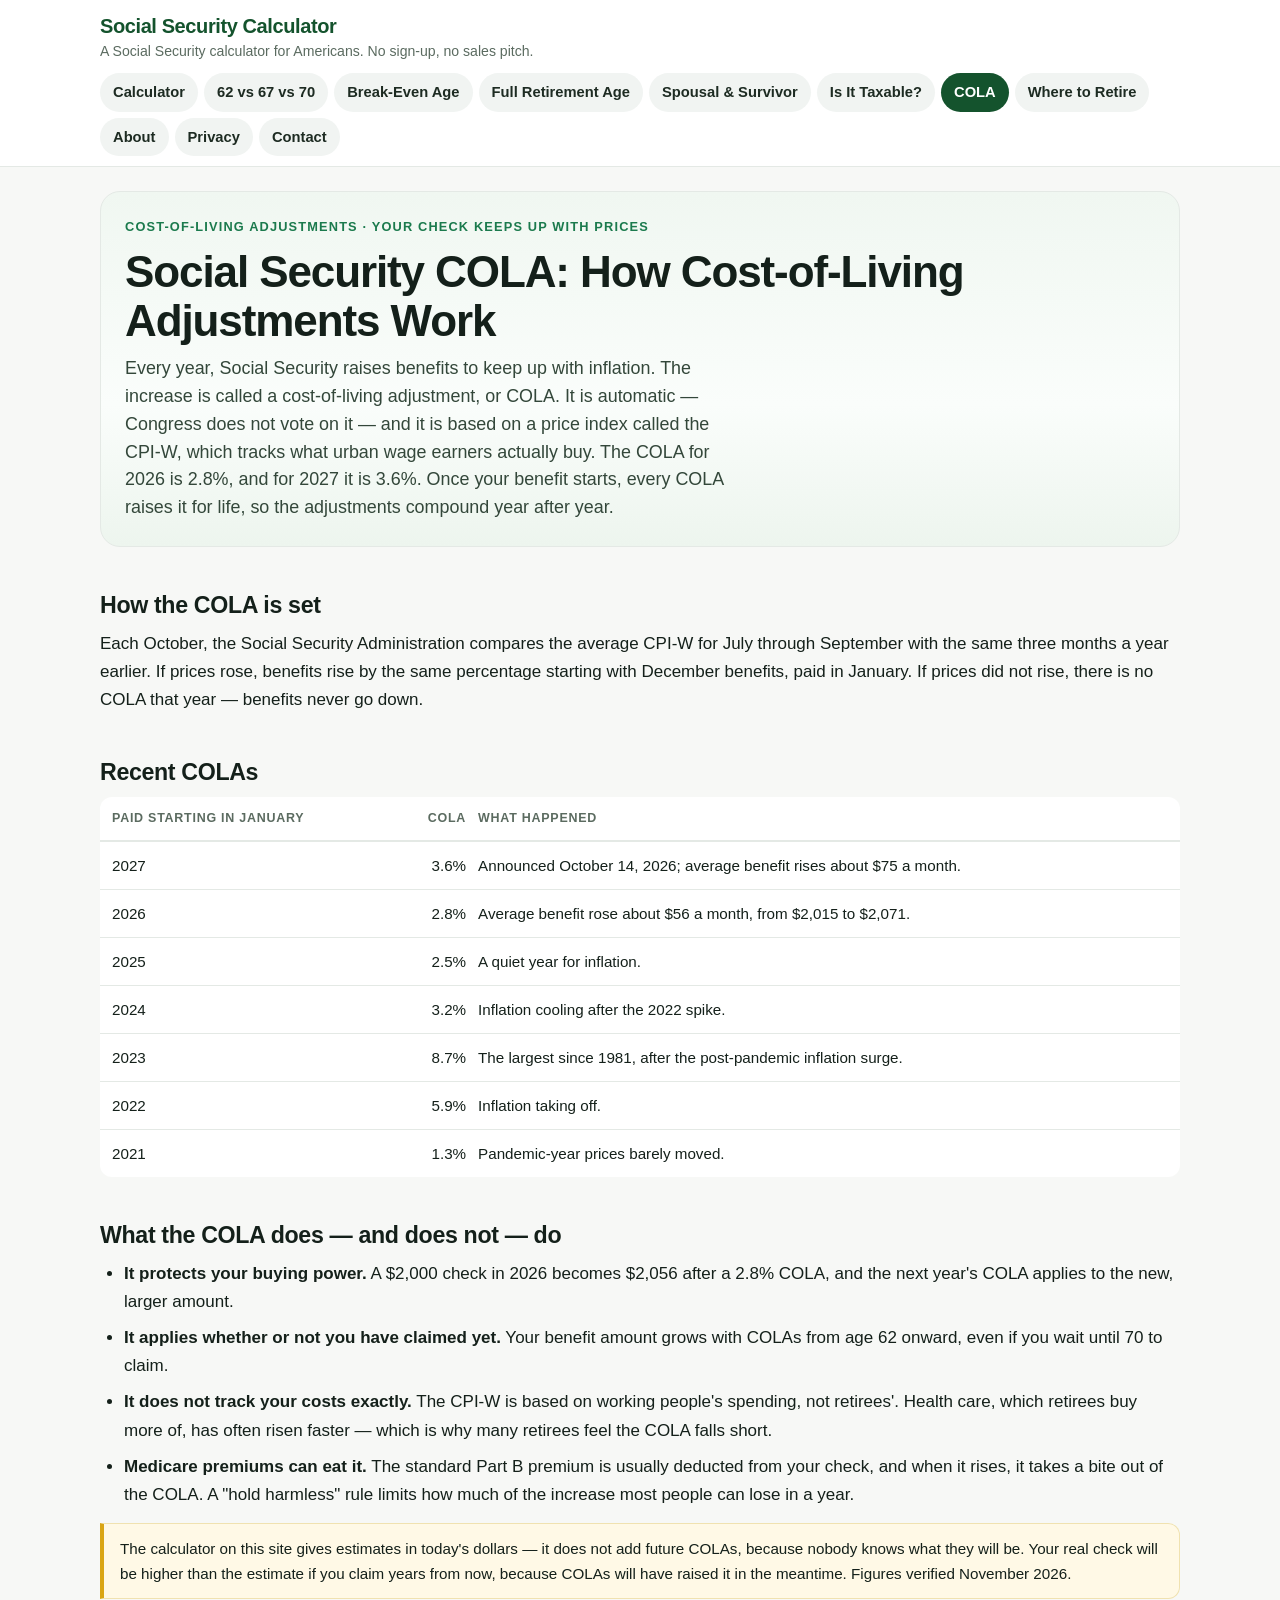
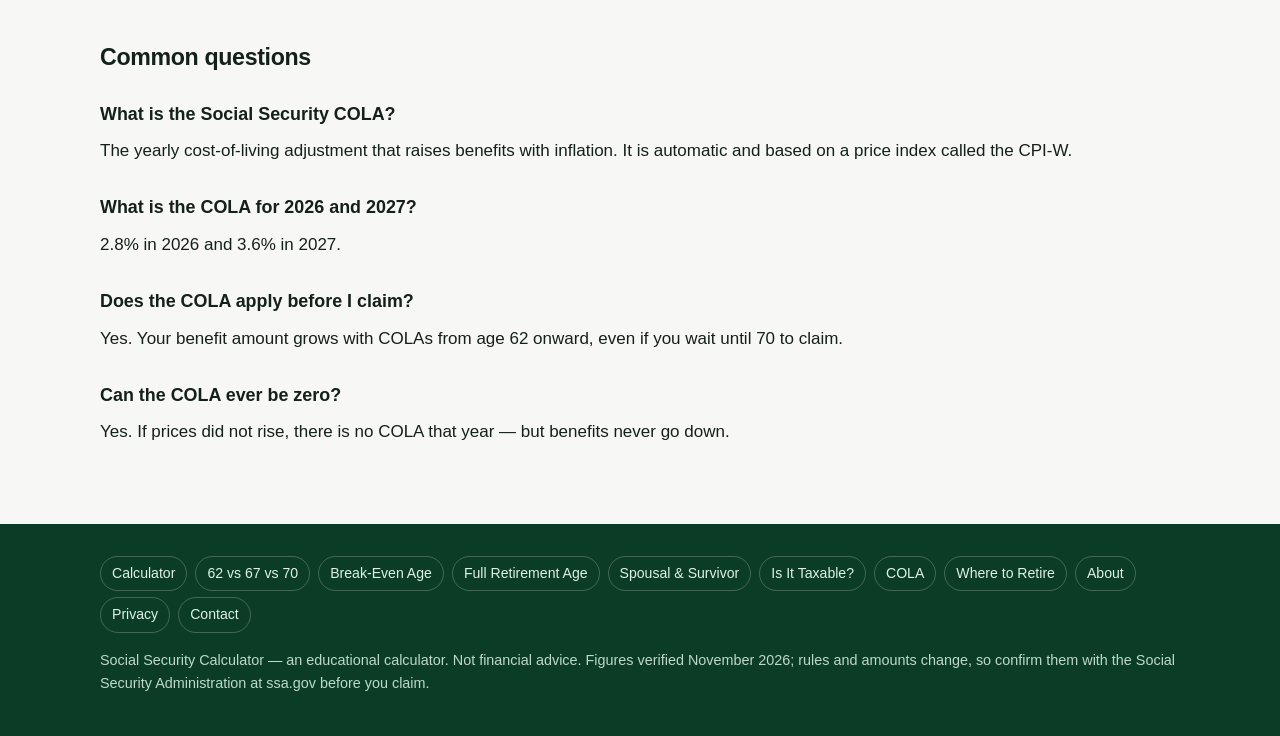
<file: cola.html>
<!DOCTYPE html>
<html lang="en-US">
<head>
<meta charset="utf-8">
<meta name="viewport" content="width=device-width, initial-scale=1">
<title>Social Security COLA Explained — 2026 Is 2.8%, 2027 Is 3.6%</title>
<meta name="description" content="The Social Security COLA raises benefits with inflation: 2.8% in 2026, 3.6% in 2027. How it is set and what it means for your check.">
<link rel="canonical" href="https://retireonsocialsecurity.com/cola.html">
<meta property="og:title" content="Social Security COLA Explained — 2026 Is 2.8%, 2027 Is 3.6%">
<meta property="og:description" content="The Social Security COLA raises benefits with inflation: 2.8% in 2026, 3.6% in 2027. How it is set and what it means for your check.">
<meta property="og:type" content="website">
<meta property="og:url" content="https://retireonsocialsecurity.com/cola.html">
<script type="application/ld+json">
{
  "@context": "https://schema.org",
  "@type": "WebPage",
  "name": "Social Security COLA Explained — 2026 Is 2.8%, 2027 Is 3.6%",
  "url": "https://retireonsocialsecurity.com/cola.html",
  "description": "The Social Security COLA raises benefits with inflation: 2.8% in 2026, 3.6% in 2027. How it is set and what it means for your check."
}
</script>
<script type="application/ld+json">
{
  "@context": "https://schema.org",
  "@type": "WebApplication",
  "name": "Social Security Retirement Calculator",
  "url": "https://retireonsocialsecurity.com/",
  "applicationCategory": "FinanceApplication",
  "operatingSystem": "Any",
  "browserRequirements": "Requires JavaScript",
  "offers": {
    "@type": "Offer",
    "price": "0",
    "priceCurrency": "USD"
  },
  "description": "Free calculator that estimates your Social Security retirement benefit."
}
</script>
<script type="application/ld+json">
{
  "@context": "https://schema.org",
  "@type": "FAQPage",
  "mainEntity": [
    {
      "@type": "Question",
      "name": "What is the Social Security COLA?",
      "acceptedAnswer": {
        "@type": "Answer",
        "text": "The yearly cost-of-living adjustment that raises benefits with inflation. It is automatic and based on a price index called the CPI-W."
      }
    },
    {
      "@type": "Question",
      "name": "What is the COLA for 2026 and 2027?",
      "acceptedAnswer": {
        "@type": "Answer",
        "text": "2.8% in 2026 and 3.6% in 2027."
      }
    },
    {
      "@type": "Question",
      "name": "Does the COLA apply before I claim?",
      "acceptedAnswer": {
        "@type": "Answer",
        "text": "Yes. Your benefit amount grows with COLAs from age 62 onward, even if you wait until 70 to claim."
      }
    },
    {
      "@type": "Question",
      "name": "Can the COLA ever be zero?",
      "acceptedAnswer": {
        "@type": "Answer",
        "text": "Yes. If prices did not rise, there is no COLA that year — but benefits never go down."
      }
    }
  ]
}
</script>
<link rel="stylesheet" href="style.css">

</head>
<body>
<header class="site">
  <div class="wrap">
    <p class="site-title"><a href="index.html">Social Security Calculator</a></p>
    <p class="tagline">A Social Security calculator for Americans. No sign-up, no sales pitch.</p>
    <nav class="main" aria-label="Main navigation">
      <a href="index.html">Calculator</a>
      <a href="62-vs-67-vs-70.html">62 vs 67 vs 70</a>
      <a href="break-even.html">Break-Even Age</a>
      <a href="full-retirement-age.html">Full Retirement Age</a>
      <a href="spousal-survivor.html">Spousal & Survivor</a>
      <a href="tax-on-benefits.html">Is It Taxable?</a>
      <a href="cola.html" class="current">COLA</a>
      <a href="where-to-retire.html">Where to Retire</a>
      <a href="about.html">About</a>
      <a href="privacy.html">Privacy</a>
      <a href="contact.html">Contact</a>
    </nav>
  </div>
</header>
<div class="ad-slot" data-ad-slot="leaderboard"><!-- AdSense code goes here when approved --></div>
<main>
  <div class="wrap">

    <section class="page-hero">
      <p class="eyebrow">Cost-of-living adjustments &middot; Your check keeps up with prices</p>
      <h1>Social Security COLA: How Cost-of-Living Adjustments Work</h1>
      <p class="lede">Every year, Social Security raises benefits to keep up with inflation. The increase is called a cost-of-living adjustment, or COLA. It is automatic — Congress does not vote on it — and it is based on a price index called the CPI-W, which tracks what urban wage earners actually buy. The COLA for 2026 is 2.8%, and for 2027 it is 3.6%. Once your benefit starts, every COLA raises it for life, so the adjustments compound year after year.</p>
    </section>

    <div class="ad-slot" data-ad-slot="in-content"><!-- AdSense code goes here when approved --></div>

    <h2>How the COLA is set</h2>
    <p>Each October, the Social Security Administration compares the average CPI-W for July through September with the same three months a year earlier. If prices rose, benefits rise by the same percentage starting with December benefits, paid in January. If prices did not rise, there is no COLA that year — benefits never go down.</p>

    <h2>Recent COLAs</h2>
    <div class="table-scroll">
    <table>
      <thead><tr><th>Paid starting in January</th><th class="num">COLA</th><th>What happened</th></tr></thead>
      <tbody>
        <tr><td>2027</td><td class="num">3.6%</td><td>Announced October 14, 2026; average benefit rises about $75 a month.</td></tr>
        <tr><td>2026</td><td class="num">2.8%</td><td>Average benefit rose about $56 a month, from $2,015 to $2,071.</td></tr>
        <tr><td>2025</td><td class="num">2.5%</td><td>A quiet year for inflation.</td></tr>
        <tr><td>2024</td><td class="num">3.2%</td><td>Inflation cooling after the 2022 spike.</td></tr>
        <tr><td>2023</td><td class="num">8.7%</td><td>The largest since 1981, after the post-pandemic inflation surge.</td></tr>
        <tr><td>2022</td><td class="num">5.9%</td><td>Inflation taking off.</td></tr>
        <tr><td>2021</td><td class="num">1.3%</td><td>Pandemic-year prices barely moved.</td></tr>
      </tbody>
    </table>
    </div>

    <h2>What the COLA does — and does not — do</h2>
    <ul>
      <li><strong>It protects your buying power.</strong> A $2,000 check in 2026 becomes $2,056 after a 2.8% COLA, and the next year's COLA applies to the new, larger amount.</li>
      <li><strong>It applies whether or not you have claimed yet.</strong> Your benefit amount grows with COLAs from age 62 onward, even if you wait until 70 to claim.</li>
      <li><strong>It does not track your costs exactly.</strong> The CPI-W is based on working people's spending, not retirees'. Health care, which retirees buy more of, has often risen faster — which is why many retirees feel the COLA falls short.</li>
      <li><strong>Medicare premiums can eat it.</strong> The standard Part B premium is usually deducted from your check, and when it rises, it takes a bite out of the COLA. A "hold harmless" rule limits how much of the increase most people can lose in a year.</li>
    </ul>

    <p class="note">The calculator on this site gives estimates in today's dollars — it does not add future COLAs, because nobody knows what they will be. Your real check will be higher than the estimate if you claim years from now, because COLAs will have raised it in the meantime. Figures verified November 2026.</p>

    <h2>Common questions</h2>
    <h3>What is the Social Security COLA?</h3>
    <p>The yearly cost-of-living adjustment that raises benefits with inflation. It is automatic and based on a price index called the CPI-W.</p>
    <h3>What is the COLA for 2026 and 2027?</h3>
    <p>2.8% in 2026 and 3.6% in 2027.</p>
    <h3>Does the COLA apply before I claim?</h3>
    <p>Yes. Your benefit amount grows with COLAs from age 62 onward, even if you wait until 70 to claim.</p>
    <h3>Can the COLA ever be zero?</h3>
    <p>Yes. If prices did not rise, there is no COLA that year — but benefits never go down.</p>

  </div>
</main>
<div class="ad-slot" data-ad-slot="footer"><!-- AdSense code goes here when approved --></div>
<footer class="site">
  <div class="wrap">
    <nav aria-label="Footer navigation">
      <a href="index.html">Calculator</a>
      <a href="62-vs-67-vs-70.html">62 vs 67 vs 70</a>
      <a href="break-even.html">Break-Even Age</a>
      <a href="full-retirement-age.html">Full Retirement Age</a>
      <a href="spousal-survivor.html">Spousal & Survivor</a>
      <a href="tax-on-benefits.html">Is It Taxable?</a>
      <a href="cola.html">COLA</a>
      <a href="where-to-retire.html">Where to Retire</a>
      <a href="about.html">About</a>
      <a href="privacy.html">Privacy</a>
      <a href="contact.html">Contact</a>
    </nav>
    <p>Social Security Calculator — an educational calculator. Not financial advice. Figures verified November 2026; rules and amounts change, so confirm them with the Social Security Administration at ssa.gov before you claim.</p>
  </div>
</footer>
</body>
</html>
</file>
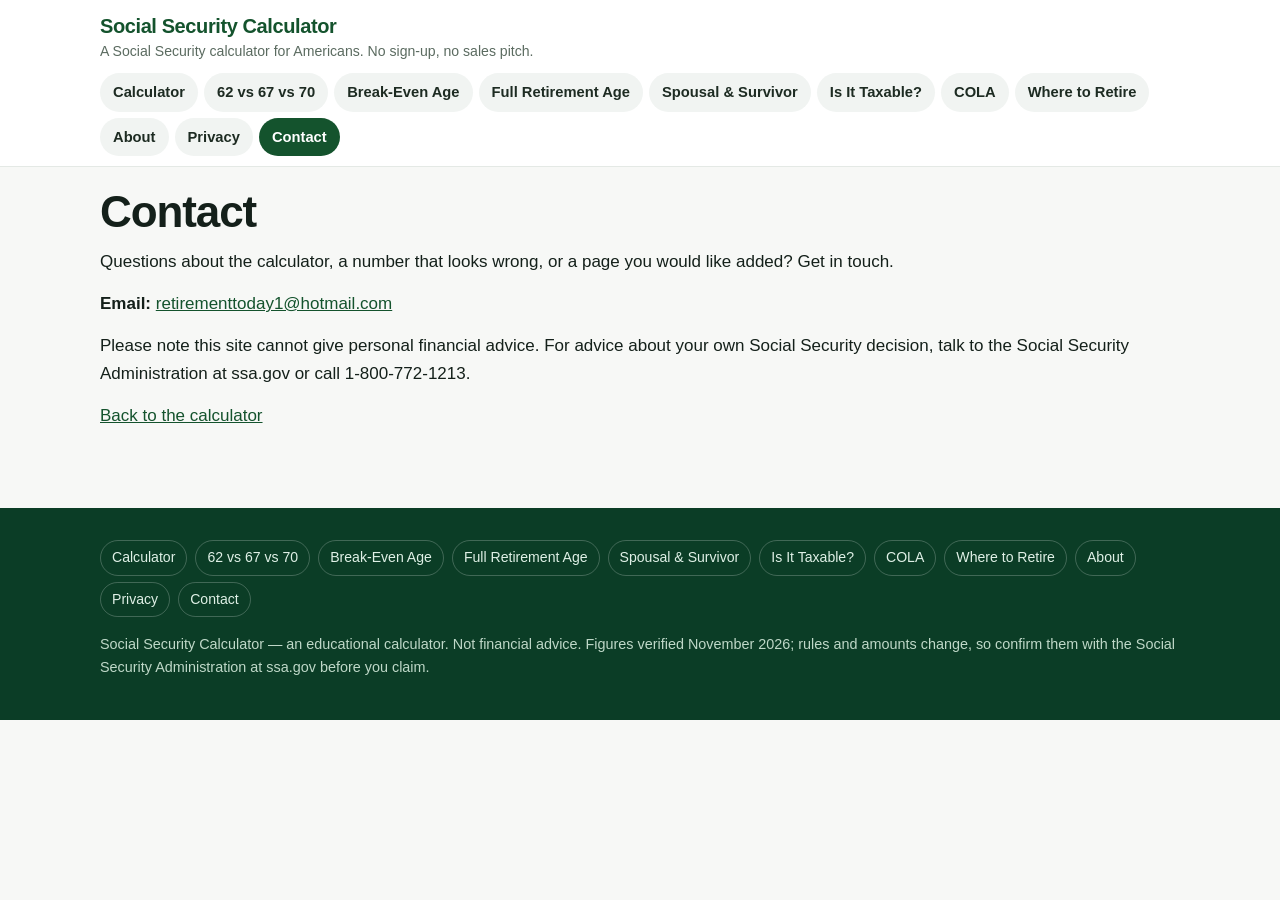
<file: contact.html>
<!DOCTYPE html>
<html lang="en-US">
<head>
<meta charset="utf-8">
<meta name="viewport" content="width=device-width, initial-scale=1">
<title>Contact — Social Security Calculator</title>
<meta name="description" content="Contact the people behind this Social Security calculator with questions or corrections.">
<link rel="canonical" href="https://retireonsocialsecurity.com/contact.html">
<meta property="og:title" content="Contact — Social Security Calculator">
<meta property="og:description" content="Contact the people behind this Social Security calculator with questions or corrections.">
<meta property="og:type" content="website">
<meta property="og:url" content="https://retireonsocialsecurity.com/contact.html">
<script type="application/ld+json">
{
  "@context": "https://schema.org",
  "@type": "WebPage",
  "name": "Contact — Social Security Calculator",
  "url": "https://retireonsocialsecurity.com/contact.html",
  "description": "Contact the people behind this Social Security calculator with questions or corrections."
}
</script>
<script type="application/ld+json">
{
  "@context": "https://schema.org",
  "@type": "WebApplication",
  "name": "Social Security Retirement Calculator",
  "url": "https://retireonsocialsecurity.com/",
  "applicationCategory": "FinanceApplication",
  "operatingSystem": "Any",
  "browserRequirements": "Requires JavaScript",
  "offers": {
    "@type": "Offer",
    "price": "0",
    "priceCurrency": "USD"
  },
  "description": "Free calculator that estimates your Social Security retirement benefit."
}
</script>
<link rel="stylesheet" href="style.css">

</head>
<body>
<header class="site">
  <div class="wrap">
    <p class="site-title"><a href="index.html">Social Security Calculator</a></p>
    <p class="tagline">A Social Security calculator for Americans. No sign-up, no sales pitch.</p>
    <nav class="main" aria-label="Main navigation">
      <a href="index.html">Calculator</a>
      <a href="62-vs-67-vs-70.html">62 vs 67 vs 70</a>
      <a href="break-even.html">Break-Even Age</a>
      <a href="full-retirement-age.html">Full Retirement Age</a>
      <a href="spousal-survivor.html">Spousal & Survivor</a>
      <a href="tax-on-benefits.html">Is It Taxable?</a>
      <a href="cola.html">COLA</a>
      <a href="where-to-retire.html">Where to Retire</a>
      <a href="about.html">About</a>
      <a href="privacy.html">Privacy</a>
      <a href="contact.html" class="current">Contact</a>
    </nav>
  </div>
</header>
<div class="ad-slot" data-ad-slot="leaderboard"><!-- AdSense code goes here when approved --></div>
<main>
  <div class="wrap">

    <h1>Contact</h1>
    <p>Questions about the calculator, a number that looks wrong, or a page you would like added? Get in touch.</p>
    <p><strong>Email:</strong> <a href="mailto:retirementtoday1@hotmail.com">retirementtoday1@hotmail.com</a></p>
    <p>Please note this site cannot give personal financial advice. For advice about your own Social Security decision, talk to the Social Security Administration at ssa.gov or call 1-800-772-1213.</p>
    <p><a href="index.html">Back to the calculator</a></p>

  </div>
</main>
<div class="ad-slot" data-ad-slot="footer"><!-- AdSense code goes here when approved --></div>
<footer class="site">
  <div class="wrap">
    <nav aria-label="Footer navigation">
      <a href="index.html">Calculator</a>
      <a href="62-vs-67-vs-70.html">62 vs 67 vs 70</a>
      <a href="break-even.html">Break-Even Age</a>
      <a href="full-retirement-age.html">Full Retirement Age</a>
      <a href="spousal-survivor.html">Spousal & Survivor</a>
      <a href="tax-on-benefits.html">Is It Taxable?</a>
      <a href="cola.html">COLA</a>
      <a href="where-to-retire.html">Where to Retire</a>
      <a href="about.html">About</a>
      <a href="privacy.html">Privacy</a>
      <a href="contact.html">Contact</a>
    </nav>
    <p>Social Security Calculator — an educational calculator. Not financial advice. Figures verified November 2026; rules and amounts change, so confirm them with the Social Security Administration at ssa.gov before you claim.</p>
  </div>
</footer>
</body>
</html>
</file>
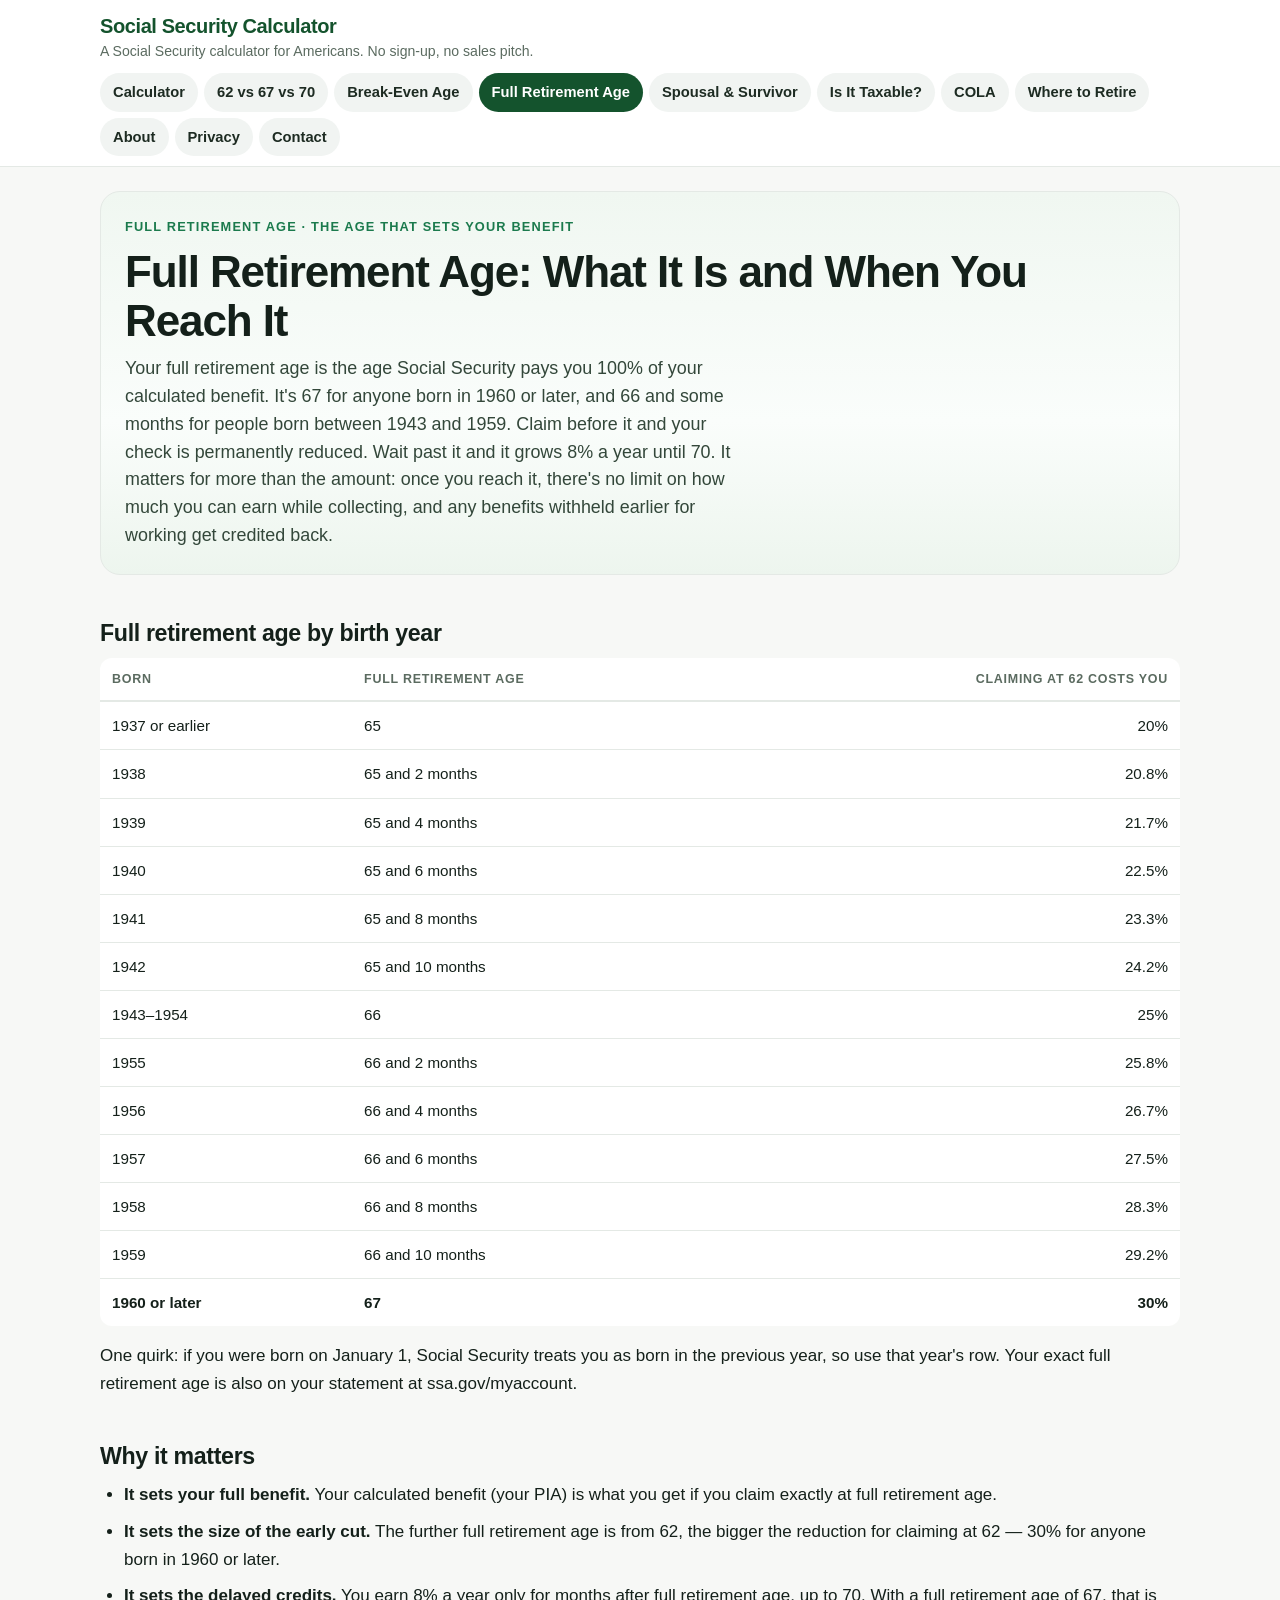
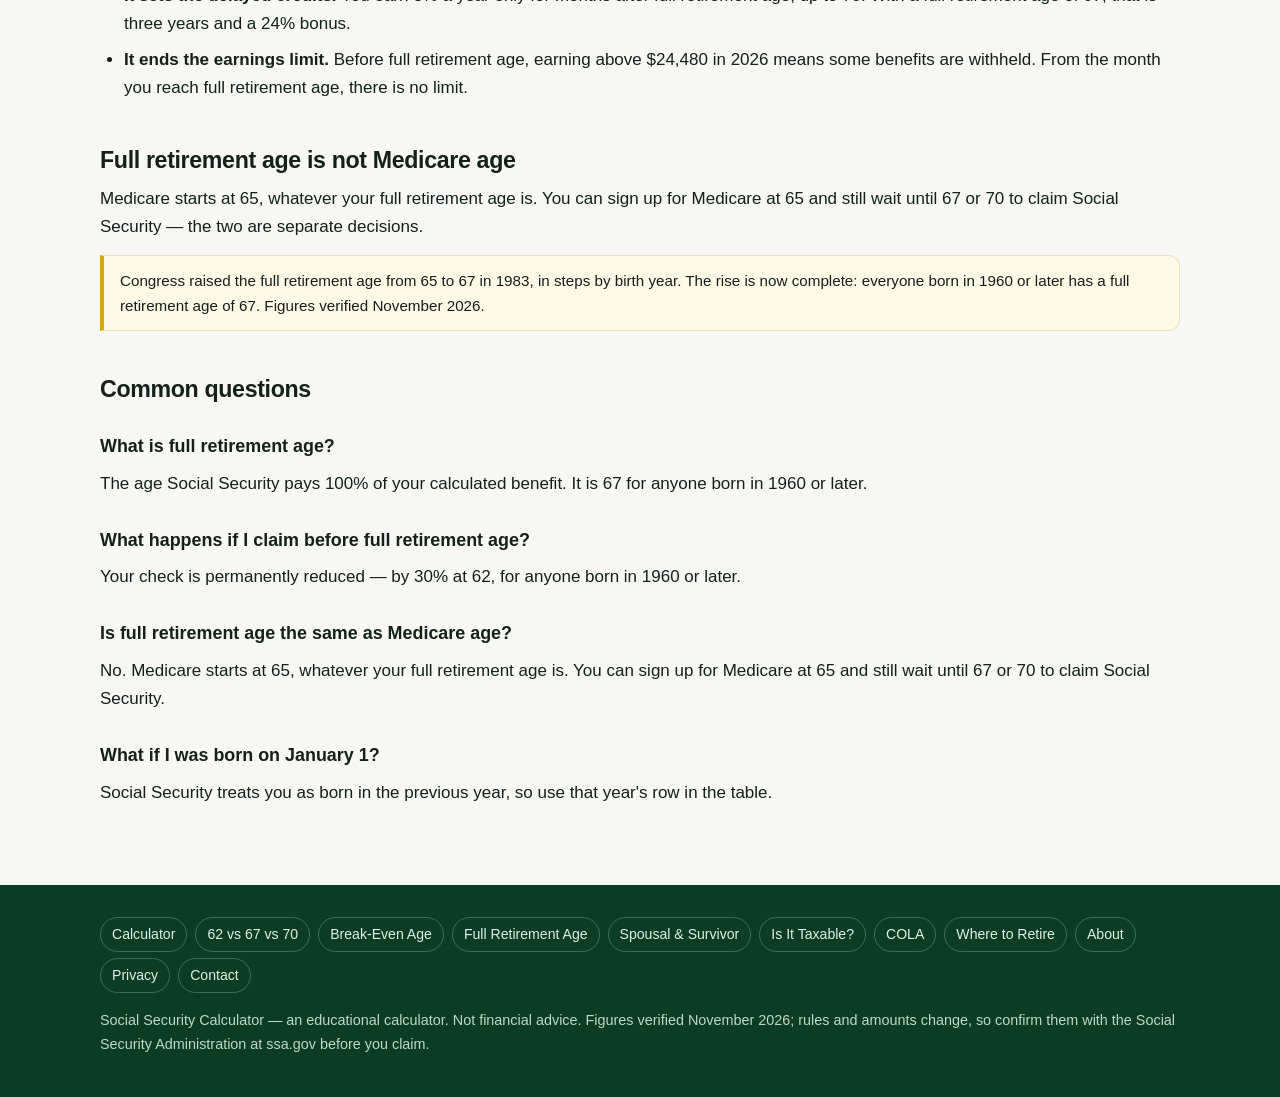
<file: full-retirement-age.html>
<!DOCTYPE html>
<html lang="en-US">
<head>
<meta charset="utf-8">
<meta name="viewport" content="width=device-width, initial-scale=1">
<title>Full Retirement Age by Birth Year — 67 for Anyone Born 1960 or Later</title>
<meta name="description" content="Full retirement age is 67 if you were born in 1960 or later. Find your age by birth year and see what claiming at 62 costs you.">
<link rel="canonical" href="https://retireonsocialsecurity.com/full-retirement-age.html">
<meta property="og:title" content="Full Retirement Age by Birth Year — 67 for Anyone Born 1960 or Later">
<meta property="og:description" content="Full retirement age is 67 if you were born in 1960 or later. Find your age by birth year and see what claiming at 62 costs you.">
<meta property="og:type" content="website">
<meta property="og:url" content="https://retireonsocialsecurity.com/full-retirement-age.html">
<script type="application/ld+json">
{
  "@context": "https://schema.org",
  "@type": "WebPage",
  "name": "Full Retirement Age by Birth Year — 67 for Anyone Born 1960 or Later",
  "url": "https://retireonsocialsecurity.com/full-retirement-age.html",
  "description": "Full retirement age is 67 if you were born in 1960 or later. Find your age by birth year and see what claiming at 62 costs you."
}
</script>
<script type="application/ld+json">
{
  "@context": "https://schema.org",
  "@type": "WebApplication",
  "name": "Social Security Retirement Calculator",
  "url": "https://retireonsocialsecurity.com/",
  "applicationCategory": "FinanceApplication",
  "operatingSystem": "Any",
  "browserRequirements": "Requires JavaScript",
  "offers": {
    "@type": "Offer",
    "price": "0",
    "priceCurrency": "USD"
  },
  "description": "Free calculator that estimates your Social Security retirement benefit."
}
</script>
<script type="application/ld+json">
{
  "@context": "https://schema.org",
  "@type": "FAQPage",
  "mainEntity": [
    {
      "@type": "Question",
      "name": "What is full retirement age?",
      "acceptedAnswer": {
        "@type": "Answer",
        "text": "The age Social Security pays 100% of your calculated benefit. It is 67 for anyone born in 1960 or later."
      }
    },
    {
      "@type": "Question",
      "name": "What happens if I claim before full retirement age?",
      "acceptedAnswer": {
        "@type": "Answer",
        "text": "Your check is permanently reduced — by 30% at 62, for anyone born in 1960 or later."
      }
    },
    {
      "@type": "Question",
      "name": "Is full retirement age the same as Medicare age?",
      "acceptedAnswer": {
        "@type": "Answer",
        "text": "No. Medicare starts at 65, whatever your full retirement age is. You can sign up for Medicare at 65 and still wait until 67 or 70 to claim Social Security."
      }
    },
    {
      "@type": "Question",
      "name": "What if I was born on January 1?",
      "acceptedAnswer": {
        "@type": "Answer",
        "text": "Social Security treats you as born in the previous year, so use that year's row in the table."
      }
    }
  ]
}
</script>
<link rel="stylesheet" href="style.css">

</head>
<body>
<header class="site">
  <div class="wrap">
    <p class="site-title"><a href="index.html">Social Security Calculator</a></p>
    <p class="tagline">A Social Security calculator for Americans. No sign-up, no sales pitch.</p>
    <nav class="main" aria-label="Main navigation">
      <a href="index.html">Calculator</a>
      <a href="62-vs-67-vs-70.html">62 vs 67 vs 70</a>
      <a href="break-even.html">Break-Even Age</a>
      <a href="full-retirement-age.html" class="current">Full Retirement Age</a>
      <a href="spousal-survivor.html">Spousal & Survivor</a>
      <a href="tax-on-benefits.html">Is It Taxable?</a>
      <a href="cola.html">COLA</a>
      <a href="where-to-retire.html">Where to Retire</a>
      <a href="about.html">About</a>
      <a href="privacy.html">Privacy</a>
      <a href="contact.html">Contact</a>
    </nav>
  </div>
</header>
<div class="ad-slot" data-ad-slot="leaderboard"><!-- AdSense code goes here when approved --></div>
<main>
  <div class="wrap">

    <section class="page-hero">
      <p class="eyebrow">Full retirement age &middot; The age that sets your benefit</p>
      <h1>Full Retirement Age: What It Is and When You Reach It</h1>
      <p class="lede">Your full retirement age is the age Social Security pays you 100% of your calculated benefit. It's 67 for anyone born in 1960 or later, and 66 and some months for people born between 1943 and 1959. Claim before it and your check is permanently reduced. Wait past it and it grows 8% a year until 70. It matters for more than the amount: once you reach it, there's no limit on how much you can earn while collecting, and any benefits withheld earlier for working get credited back.</p>
    </section>

    <div class="ad-slot" data-ad-slot="in-content"><!-- AdSense code goes here when approved --></div>

    <h2>Full retirement age by birth year</h2>
    <div class="table-scroll">
    <table>
      <thead><tr><th>Born</th><th>Full retirement age</th><th class="num">Claiming at 62 costs you</th></tr></thead>
      <tbody>
        <tr><td>1937 or earlier</td><td>65</td><td class="num">20%</td></tr>
        <tr><td>1938</td><td>65 and 2 months</td><td class="num">20.8%</td></tr>
        <tr><td>1939</td><td>65 and 4 months</td><td class="num">21.7%</td></tr>
        <tr><td>1940</td><td>65 and 6 months</td><td class="num">22.5%</td></tr>
        <tr><td>1941</td><td>65 and 8 months</td><td class="num">23.3%</td></tr>
        <tr><td>1942</td><td>65 and 10 months</td><td class="num">24.2%</td></tr>
        <tr><td>1943&ndash;1954</td><td>66</td><td class="num">25%</td></tr>
        <tr><td>1955</td><td>66 and 2 months</td><td class="num">25.8%</td></tr>
        <tr><td>1956</td><td>66 and 4 months</td><td class="num">26.7%</td></tr>
        <tr><td>1957</td><td>66 and 6 months</td><td class="num">27.5%</td></tr>
        <tr><td>1958</td><td>66 and 8 months</td><td class="num">28.3%</td></tr>
        <tr><td>1959</td><td>66 and 10 months</td><td class="num">29.2%</td></tr>
        <tr><td><strong>1960 or later</strong></td><td><strong>67</strong></td><td class="num"><strong>30%</strong></td></tr>
      </tbody>
    </table>
    </div>
    <p>One quirk: if you were born on January 1, Social Security treats you as born in the previous year, so use that year's row. Your exact full retirement age is also on your statement at ssa.gov/myaccount.</p>

    <h2>Why it matters</h2>
    <ul>
      <li><strong>It sets your full benefit.</strong> Your calculated benefit (your PIA) is what you get if you claim exactly at full retirement age.</li>
      <li><strong>It sets the size of the early cut.</strong> The further full retirement age is from 62, the bigger the reduction for claiming at 62 — 30% for anyone born in 1960 or later.</li>
      <li><strong>It sets the delayed credits.</strong> You earn 8% a year only for months after full retirement age, up to 70. With a full retirement age of 67, that is three years and a 24% bonus.</li>
      <li><strong>It ends the earnings limit.</strong> Before full retirement age, earning above $24,480 in 2026 means some benefits are withheld. From the month you reach full retirement age, there is no limit.</li>
    </ul>

    <h2>Full retirement age is not Medicare age</h2>
    <p>Medicare starts at 65, whatever your full retirement age is. You can sign up for Medicare at 65 and still wait until 67 or 70 to claim Social Security — the two are separate decisions.</p>

    <p class="note">Congress raised the full retirement age from 65 to 67 in 1983, in steps by birth year. The rise is now complete: everyone born in 1960 or later has a full retirement age of 67. Figures verified November 2026.</p>

    <h2>Common questions</h2>
    <h3>What is full retirement age?</h3>
    <p>The age Social Security pays 100% of your calculated benefit. It is 67 for anyone born in 1960 or later.</p>
    <h3>What happens if I claim before full retirement age?</h3>
    <p>Your check is permanently reduced — by 30% at 62, for anyone born in 1960 or later.</p>
    <h3>Is full retirement age the same as Medicare age?</h3>
    <p>No. Medicare starts at 65, whatever your full retirement age is. You can sign up for Medicare at 65 and still wait until 67 or 70 to claim Social Security.</p>
    <h3>What if I was born on January 1?</h3>
    <p>Social Security treats you as born in the previous year, so use that year&#x27;s row in the table.</p>

  </div>
</main>
<div class="ad-slot" data-ad-slot="footer"><!-- AdSense code goes here when approved --></div>
<footer class="site">
  <div class="wrap">
    <nav aria-label="Footer navigation">
      <a href="index.html">Calculator</a>
      <a href="62-vs-67-vs-70.html">62 vs 67 vs 70</a>
      <a href="break-even.html">Break-Even Age</a>
      <a href="full-retirement-age.html">Full Retirement Age</a>
      <a href="spousal-survivor.html">Spousal & Survivor</a>
      <a href="tax-on-benefits.html">Is It Taxable?</a>
      <a href="cola.html">COLA</a>
      <a href="where-to-retire.html">Where to Retire</a>
      <a href="about.html">About</a>
      <a href="privacy.html">Privacy</a>
      <a href="contact.html">Contact</a>
    </nav>
    <p>Social Security Calculator — an educational calculator. Not financial advice. Figures verified November 2026; rules and amounts change, so confirm them with the Social Security Administration at ssa.gov before you claim.</p>
  </div>
</footer>
</body>
</html>
</file>
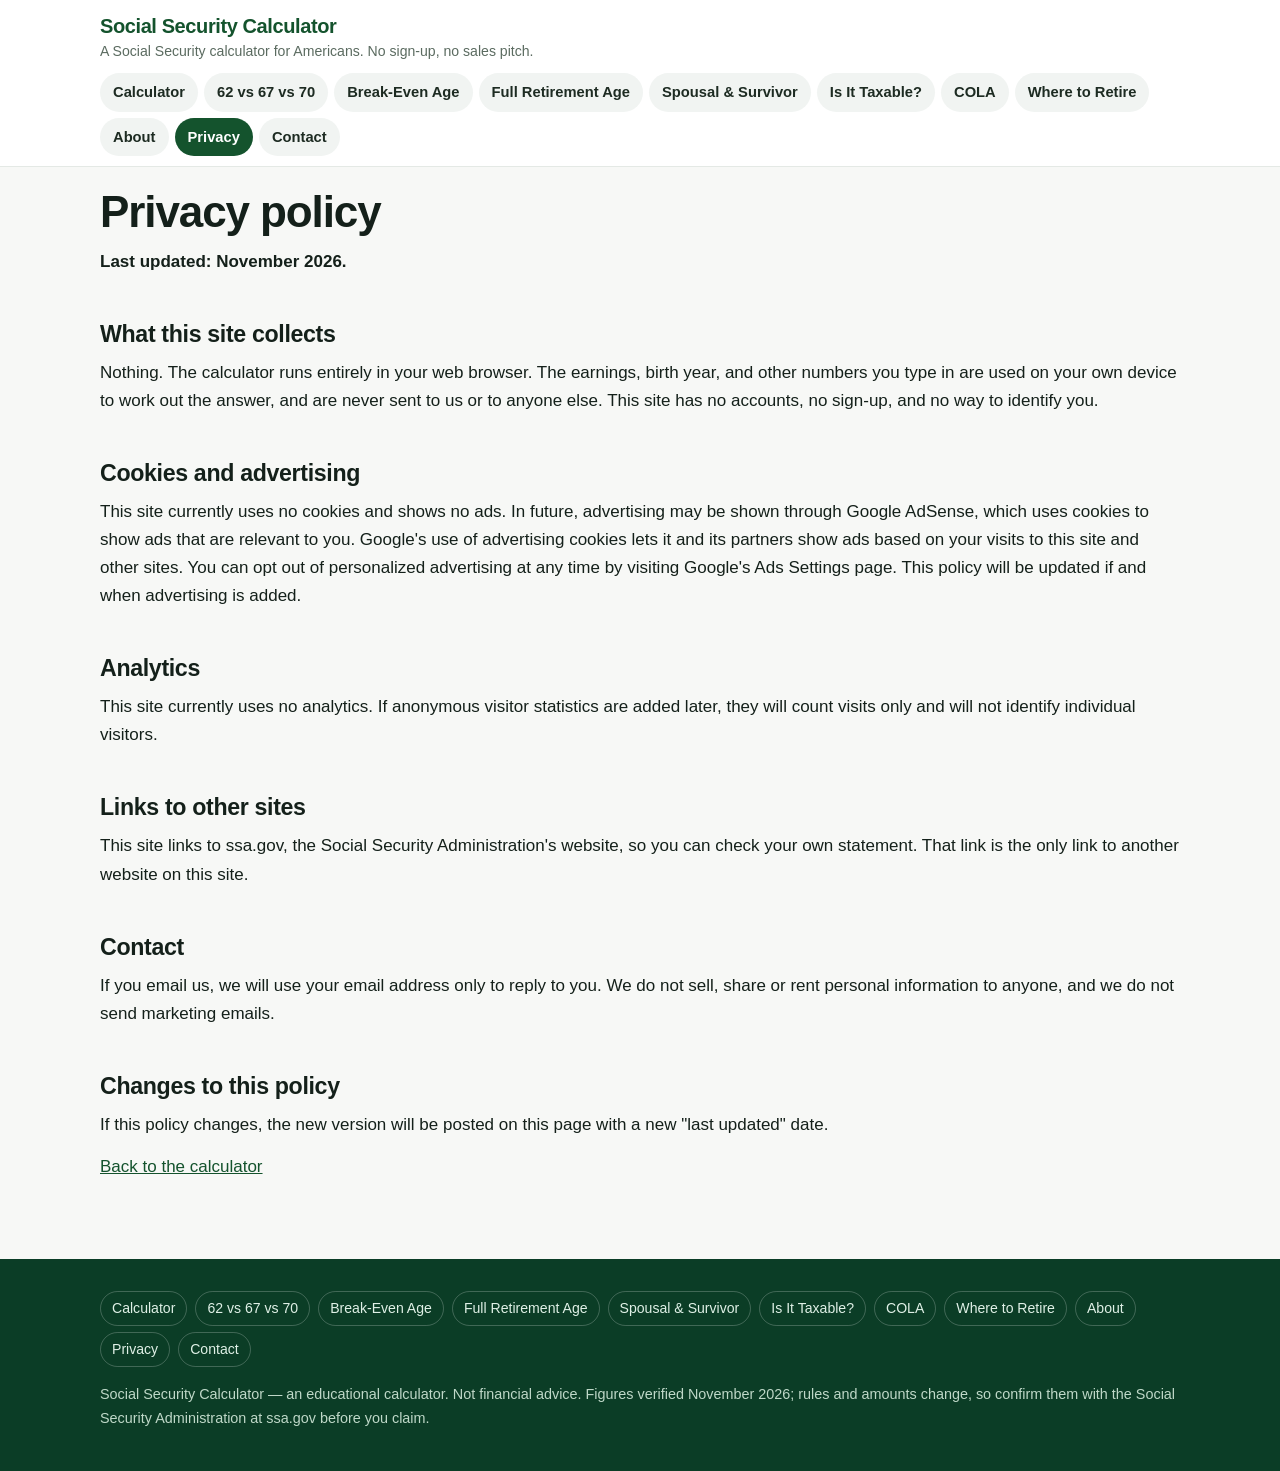
<file: privacy.html>
<!DOCTYPE html>
<html lang="en-US">
<head>
<meta charset="utf-8">
<meta name="viewport" content="width=device-width, initial-scale=1">
<title>Privacy Policy — Social Security Calculator</title>
<meta name="description" content="Privacy policy: this Social Security calculator runs entirely in your browser and collects no personal information.">
<link rel="canonical" href="https://retireonsocialsecurity.com/privacy.html">
<meta property="og:title" content="Privacy Policy — Social Security Calculator">
<meta property="og:description" content="Privacy policy: this Social Security calculator runs entirely in your browser and collects no personal information.">
<meta property="og:type" content="website">
<meta property="og:url" content="https://retireonsocialsecurity.com/privacy.html">
<script type="application/ld+json">
{
  "@context": "https://schema.org",
  "@type": "WebPage",
  "name": "Privacy Policy — Social Security Calculator",
  "url": "https://retireonsocialsecurity.com/privacy.html",
  "description": "Privacy policy: this Social Security calculator runs entirely in your browser and collects no personal information."
}
</script>
<script type="application/ld+json">
{
  "@context": "https://schema.org",
  "@type": "WebApplication",
  "name": "Social Security Retirement Calculator",
  "url": "https://retireonsocialsecurity.com/",
  "applicationCategory": "FinanceApplication",
  "operatingSystem": "Any",
  "browserRequirements": "Requires JavaScript",
  "offers": {
    "@type": "Offer",
    "price": "0",
    "priceCurrency": "USD"
  },
  "description": "Free calculator that estimates your Social Security retirement benefit."
}
</script>
<link rel="stylesheet" href="style.css">

</head>
<body>
<header class="site">
  <div class="wrap">
    <p class="site-title"><a href="index.html">Social Security Calculator</a></p>
    <p class="tagline">A Social Security calculator for Americans. No sign-up, no sales pitch.</p>
    <nav class="main" aria-label="Main navigation">
      <a href="index.html">Calculator</a>
      <a href="62-vs-67-vs-70.html">62 vs 67 vs 70</a>
      <a href="break-even.html">Break-Even Age</a>
      <a href="full-retirement-age.html">Full Retirement Age</a>
      <a href="spousal-survivor.html">Spousal & Survivor</a>
      <a href="tax-on-benefits.html">Is It Taxable?</a>
      <a href="cola.html">COLA</a>
      <a href="where-to-retire.html">Where to Retire</a>
      <a href="about.html">About</a>
      <a href="privacy.html" class="current">Privacy</a>
      <a href="contact.html">Contact</a>
    </nav>
  </div>
</header>
<div class="ad-slot" data-ad-slot="leaderboard"><!-- AdSense code goes here when approved --></div>
<main>
  <div class="wrap">

    <h1>Privacy policy</h1>
    <p><strong>Last updated: November 2026.</strong></p>

    <h2>What this site collects</h2>
    <p>Nothing. The calculator runs entirely in your web browser. The earnings, birth year, and other numbers you type in are used on your own device to work out the answer, and are never sent to us or to anyone else. This site has no accounts, no sign-up, and no way to identify you.</p>

    <h2>Cookies and advertising</h2>
    <p>This site currently uses no cookies and shows no ads. In future, advertising may be shown through Google AdSense, which uses cookies to show ads that are relevant to you. Google's use of advertising cookies lets it and its partners show ads based on your visits to this site and other sites. You can opt out of personalized advertising at any time by visiting Google's Ads Settings page. This policy will be updated if and when advertising is added.</p>

    <h2>Analytics</h2>
    <p>This site currently uses no analytics. If anonymous visitor statistics are added later, they will count visits only and will not identify individual visitors.</p>

    <h2>Links to other sites</h2>
    <p>This site links to ssa.gov, the Social Security Administration's website, so you can check your own statement. That link is the only link to another website on this site.</p>

    <h2>Contact</h2>
    <p>If you email us, we will use your email address only to reply to you. We do not sell, share or rent personal information to anyone, and we do not send marketing emails.</p>

    <h2>Changes to this policy</h2>
    <p>If this policy changes, the new version will be posted on this page with a new "last updated" date.</p>

    <p><a href="index.html">Back to the calculator</a></p>

  </div>
</main>
<div class="ad-slot" data-ad-slot="footer"><!-- AdSense code goes here when approved --></div>
<footer class="site">
  <div class="wrap">
    <nav aria-label="Footer navigation">
      <a href="index.html">Calculator</a>
      <a href="62-vs-67-vs-70.html">62 vs 67 vs 70</a>
      <a href="break-even.html">Break-Even Age</a>
      <a href="full-retirement-age.html">Full Retirement Age</a>
      <a href="spousal-survivor.html">Spousal & Survivor</a>
      <a href="tax-on-benefits.html">Is It Taxable?</a>
      <a href="cola.html">COLA</a>
      <a href="where-to-retire.html">Where to Retire</a>
      <a href="about.html">About</a>
      <a href="privacy.html">Privacy</a>
      <a href="contact.html">Contact</a>
    </nav>
    <p>Social Security Calculator — an educational calculator. Not financial advice. Figures verified November 2026; rules and amounts change, so confirm them with the Social Security Administration at ssa.gov before you claim.</p>
  </div>
</footer>
</body>
</html>
</file>
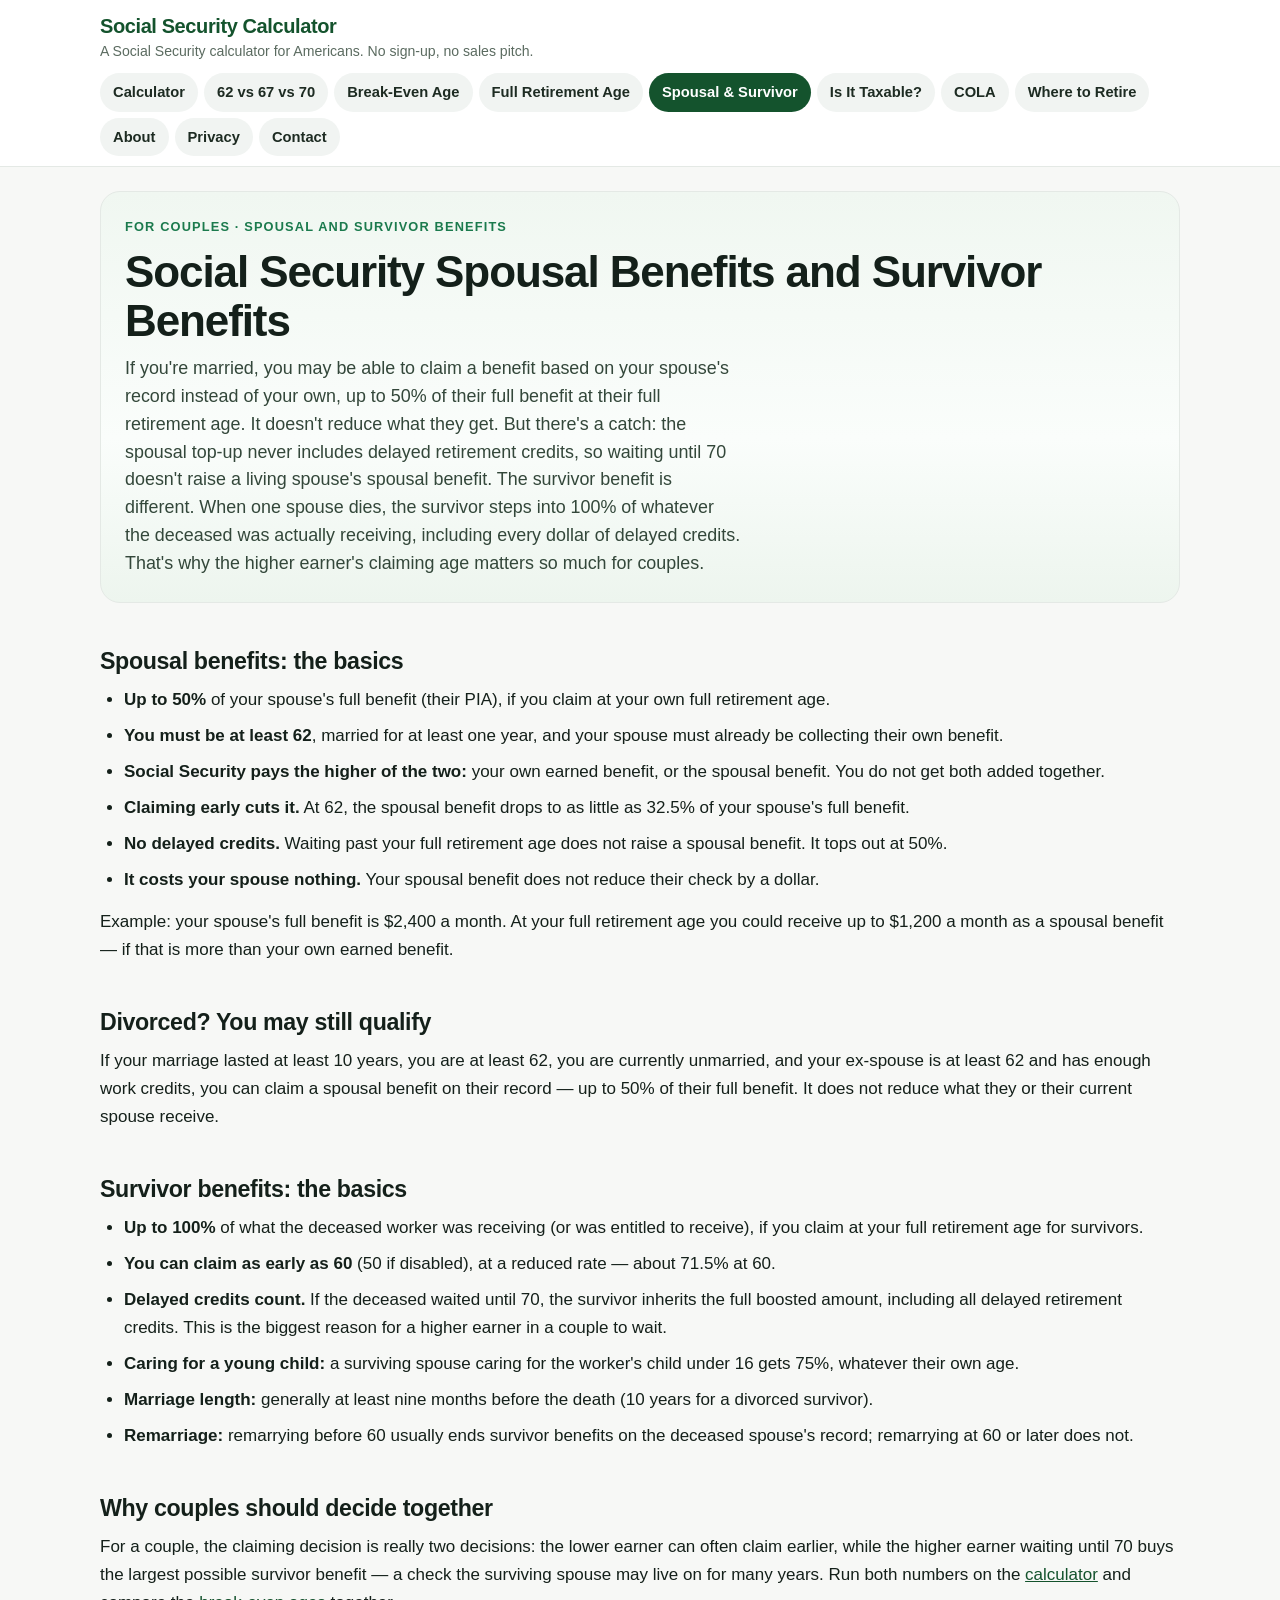
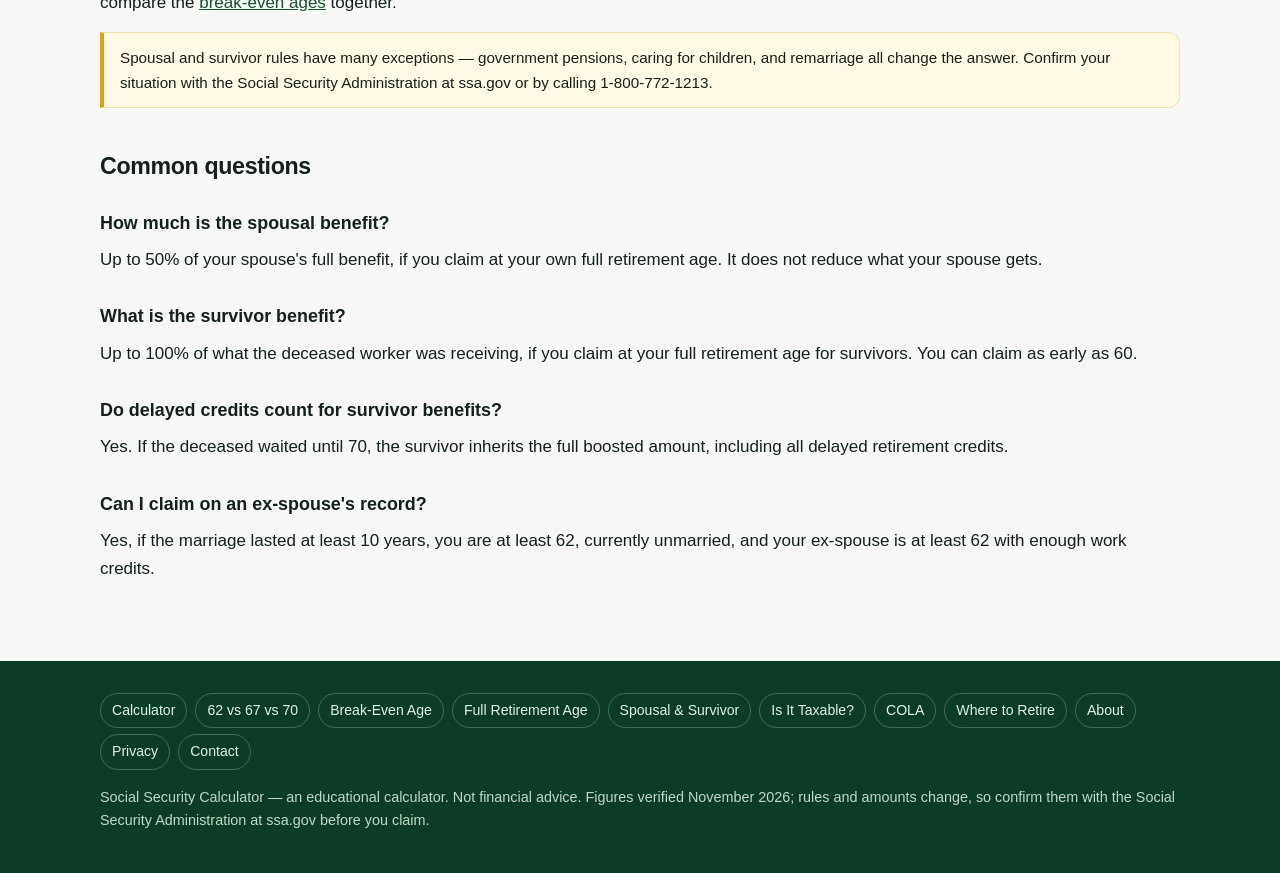
<file: spousal-survivor.html>
<!DOCTYPE html>
<html lang="en-US">
<head>
<meta charset="utf-8">
<meta name="viewport" content="width=device-width, initial-scale=1">
<title>Social Security Spousal Benefits & Survivor Benefits Explained</title>
<meta name="description" content="Social security spousal benefits pay up to 50% of your spouse's full benefit; survivors get up to 100%. Rules and examples.">
<link rel="canonical" href="https://retireonsocialsecurity.com/spousal-survivor.html">
<meta property="og:title" content="Social Security Spousal Benefits &amp; Survivor Benefits Explained">
<meta property="og:description" content="Social security spousal benefits pay up to 50% of your spouse&#x27;s full benefit; survivors get up to 100%. Rules and examples.">
<meta property="og:type" content="website">
<meta property="og:url" content="https://retireonsocialsecurity.com/spousal-survivor.html">
<script type="application/ld+json">
{
  "@context": "https://schema.org",
  "@type": "WebPage",
  "name": "Social Security Spousal Benefits & Survivor Benefits Explained",
  "url": "https://retireonsocialsecurity.com/spousal-survivor.html",
  "description": "Social security spousal benefits pay up to 50% of your spouse's full benefit; survivors get up to 100%. Rules and examples."
}
</script>
<script type="application/ld+json">
{
  "@context": "https://schema.org",
  "@type": "WebApplication",
  "name": "Social Security Retirement Calculator",
  "url": "https://retireonsocialsecurity.com/",
  "applicationCategory": "FinanceApplication",
  "operatingSystem": "Any",
  "browserRequirements": "Requires JavaScript",
  "offers": {
    "@type": "Offer",
    "price": "0",
    "priceCurrency": "USD"
  },
  "description": "Free calculator that estimates your Social Security retirement benefit."
}
</script>
<script type="application/ld+json">
{
  "@context": "https://schema.org",
  "@type": "FAQPage",
  "mainEntity": [
    {
      "@type": "Question",
      "name": "How much is the spousal benefit?",
      "acceptedAnswer": {
        "@type": "Answer",
        "text": "Up to 50% of your spouse's full benefit, if you claim at your own full retirement age. It does not reduce what your spouse gets."
      }
    },
    {
      "@type": "Question",
      "name": "What is the survivor benefit?",
      "acceptedAnswer": {
        "@type": "Answer",
        "text": "Up to 100% of what the deceased worker was receiving, if you claim at your full retirement age for survivors. You can claim as early as 60."
      }
    },
    {
      "@type": "Question",
      "name": "Do delayed credits count for survivor benefits?",
      "acceptedAnswer": {
        "@type": "Answer",
        "text": "Yes. If the deceased waited until 70, the survivor inherits the full boosted amount, including all delayed retirement credits."
      }
    },
    {
      "@type": "Question",
      "name": "Can I claim on an ex-spouse's record?",
      "acceptedAnswer": {
        "@type": "Answer",
        "text": "Yes, if the marriage lasted at least 10 years, you are at least 62, currently unmarried, and your ex-spouse is at least 62 with enough work credits."
      }
    }
  ]
}
</script>
<link rel="stylesheet" href="style.css">

</head>
<body>
<header class="site">
  <div class="wrap">
    <p class="site-title"><a href="index.html">Social Security Calculator</a></p>
    <p class="tagline">A Social Security calculator for Americans. No sign-up, no sales pitch.</p>
    <nav class="main" aria-label="Main navigation">
      <a href="index.html">Calculator</a>
      <a href="62-vs-67-vs-70.html">62 vs 67 vs 70</a>
      <a href="break-even.html">Break-Even Age</a>
      <a href="full-retirement-age.html">Full Retirement Age</a>
      <a href="spousal-survivor.html" class="current">Spousal & Survivor</a>
      <a href="tax-on-benefits.html">Is It Taxable?</a>
      <a href="cola.html">COLA</a>
      <a href="where-to-retire.html">Where to Retire</a>
      <a href="about.html">About</a>
      <a href="privacy.html">Privacy</a>
      <a href="contact.html">Contact</a>
    </nav>
  </div>
</header>
<div class="ad-slot" data-ad-slot="leaderboard"><!-- AdSense code goes here when approved --></div>
<main>
  <div class="wrap">

    <section class="page-hero">
      <p class="eyebrow">For couples &middot; Spousal and survivor benefits</p>
      <h1>Social Security Spousal Benefits and Survivor Benefits</h1>
      <p class="lede">If you're married, you may be able to claim a benefit based on your spouse's record instead of your own, up to 50% of their full benefit at their full retirement age. It doesn't reduce what they get. But there's a catch: the spousal top-up never includes delayed retirement credits, so waiting until 70 doesn't raise a living spouse's spousal benefit. The survivor benefit is different. When one spouse dies, the survivor steps into 100% of whatever the deceased was actually receiving, including every dollar of delayed credits. That's why the higher earner's claiming age matters so much for couples.</p>
    </section>

    <div class="ad-slot" data-ad-slot="in-content"><!-- AdSense code goes here when approved --></div>

    <h2>Spousal benefits: the basics</h2>
    <ul>
      <li><strong>Up to 50%</strong> of your spouse's full benefit (their PIA), if you claim at your own full retirement age.</li>
      <li><strong>You must be at least 62</strong>, married for at least one year, and your spouse must already be collecting their own benefit.</li>
      <li><strong>Social Security pays the higher of the two:</strong> your own earned benefit, or the spousal benefit. You do not get both added together.</li>
      <li><strong>Claiming early cuts it.</strong> At 62, the spousal benefit drops to as little as 32.5% of your spouse's full benefit.</li>
      <li><strong>No delayed credits.</strong> Waiting past your full retirement age does not raise a spousal benefit. It tops out at 50%.</li>
      <li><strong>It costs your spouse nothing.</strong> Your spousal benefit does not reduce their check by a dollar.</li>
    </ul>
    <p>Example: your spouse's full benefit is $2,400 a month. At your full retirement age you could receive up to $1,200 a month as a spousal benefit — if that is more than your own earned benefit.</p>

    <h2>Divorced? You may still qualify</h2>
    <p>If your marriage lasted at least 10 years, you are at least 62, you are currently unmarried, and your ex-spouse is at least 62 and has enough work credits, you can claim a spousal benefit on their record — up to 50% of their full benefit. It does not reduce what they or their current spouse receive.</p>

    <h2>Survivor benefits: the basics</h2>
    <ul>
      <li><strong>Up to 100%</strong> of what the deceased worker was receiving (or was entitled to receive), if you claim at your full retirement age for survivors.</li>
      <li><strong>You can claim as early as 60</strong> (50 if disabled), at a reduced rate — about 71.5% at 60.</li>
      <li><strong>Delayed credits count.</strong> If the deceased waited until 70, the survivor inherits the full boosted amount, including all delayed retirement credits. This is the biggest reason for a higher earner in a couple to wait.</li>
      <li><strong>Caring for a young child:</strong> a surviving spouse caring for the worker's child under 16 gets 75%, whatever their own age.</li>
      <li><strong>Marriage length:</strong> generally at least nine months before the death (10 years for a divorced survivor).</li>
      <li><strong>Remarriage:</strong> remarrying before 60 usually ends survivor benefits on the deceased spouse's record; remarrying at 60 or later does not.</li>
    </ul>

    <h2>Why couples should decide together</h2>
    <p>For a couple, the claiming decision is really two decisions: the lower earner can often claim earlier, while the higher earner waiting until 70 buys the largest possible survivor benefit — a check the surviving spouse may live on for many years. Run both numbers on the <a href="index.html">calculator</a> and compare the <a href="break-even.html">break-even ages</a> together.</p>

    <p class="note">Spousal and survivor rules have many exceptions — government pensions, caring for children, and remarriage all change the answer. Confirm your situation with the Social Security Administration at ssa.gov or by calling 1-800-772-1213.</p>

    <h2>Common questions</h2>
    <h3>How much is the spousal benefit?</h3>
    <p>Up to 50% of your spouse&#x27;s full benefit, if you claim at your own full retirement age. It does not reduce what your spouse gets.</p>
    <h3>What is the survivor benefit?</h3>
    <p>Up to 100% of what the deceased worker was receiving, if you claim at your full retirement age for survivors. You can claim as early as 60.</p>
    <h3>Do delayed credits count for survivor benefits?</h3>
    <p>Yes. If the deceased waited until 70, the survivor inherits the full boosted amount, including all delayed retirement credits.</p>
    <h3>Can I claim on an ex-spouse&#x27;s record?</h3>
    <p>Yes, if the marriage lasted at least 10 years, you are at least 62, currently unmarried, and your ex-spouse is at least 62 with enough work credits.</p>

  </div>
</main>
<div class="ad-slot" data-ad-slot="footer"><!-- AdSense code goes here when approved --></div>
<footer class="site">
  <div class="wrap">
    <nav aria-label="Footer navigation">
      <a href="index.html">Calculator</a>
      <a href="62-vs-67-vs-70.html">62 vs 67 vs 70</a>
      <a href="break-even.html">Break-Even Age</a>
      <a href="full-retirement-age.html">Full Retirement Age</a>
      <a href="spousal-survivor.html">Spousal & Survivor</a>
      <a href="tax-on-benefits.html">Is It Taxable?</a>
      <a href="cola.html">COLA</a>
      <a href="where-to-retire.html">Where to Retire</a>
      <a href="about.html">About</a>
      <a href="privacy.html">Privacy</a>
      <a href="contact.html">Contact</a>
    </nav>
    <p>Social Security Calculator — an educational calculator. Not financial advice. Figures verified November 2026; rules and amounts change, so confirm them with the Social Security Administration at ssa.gov before you claim.</p>
  </div>
</footer>
</body>
</html>
</file>
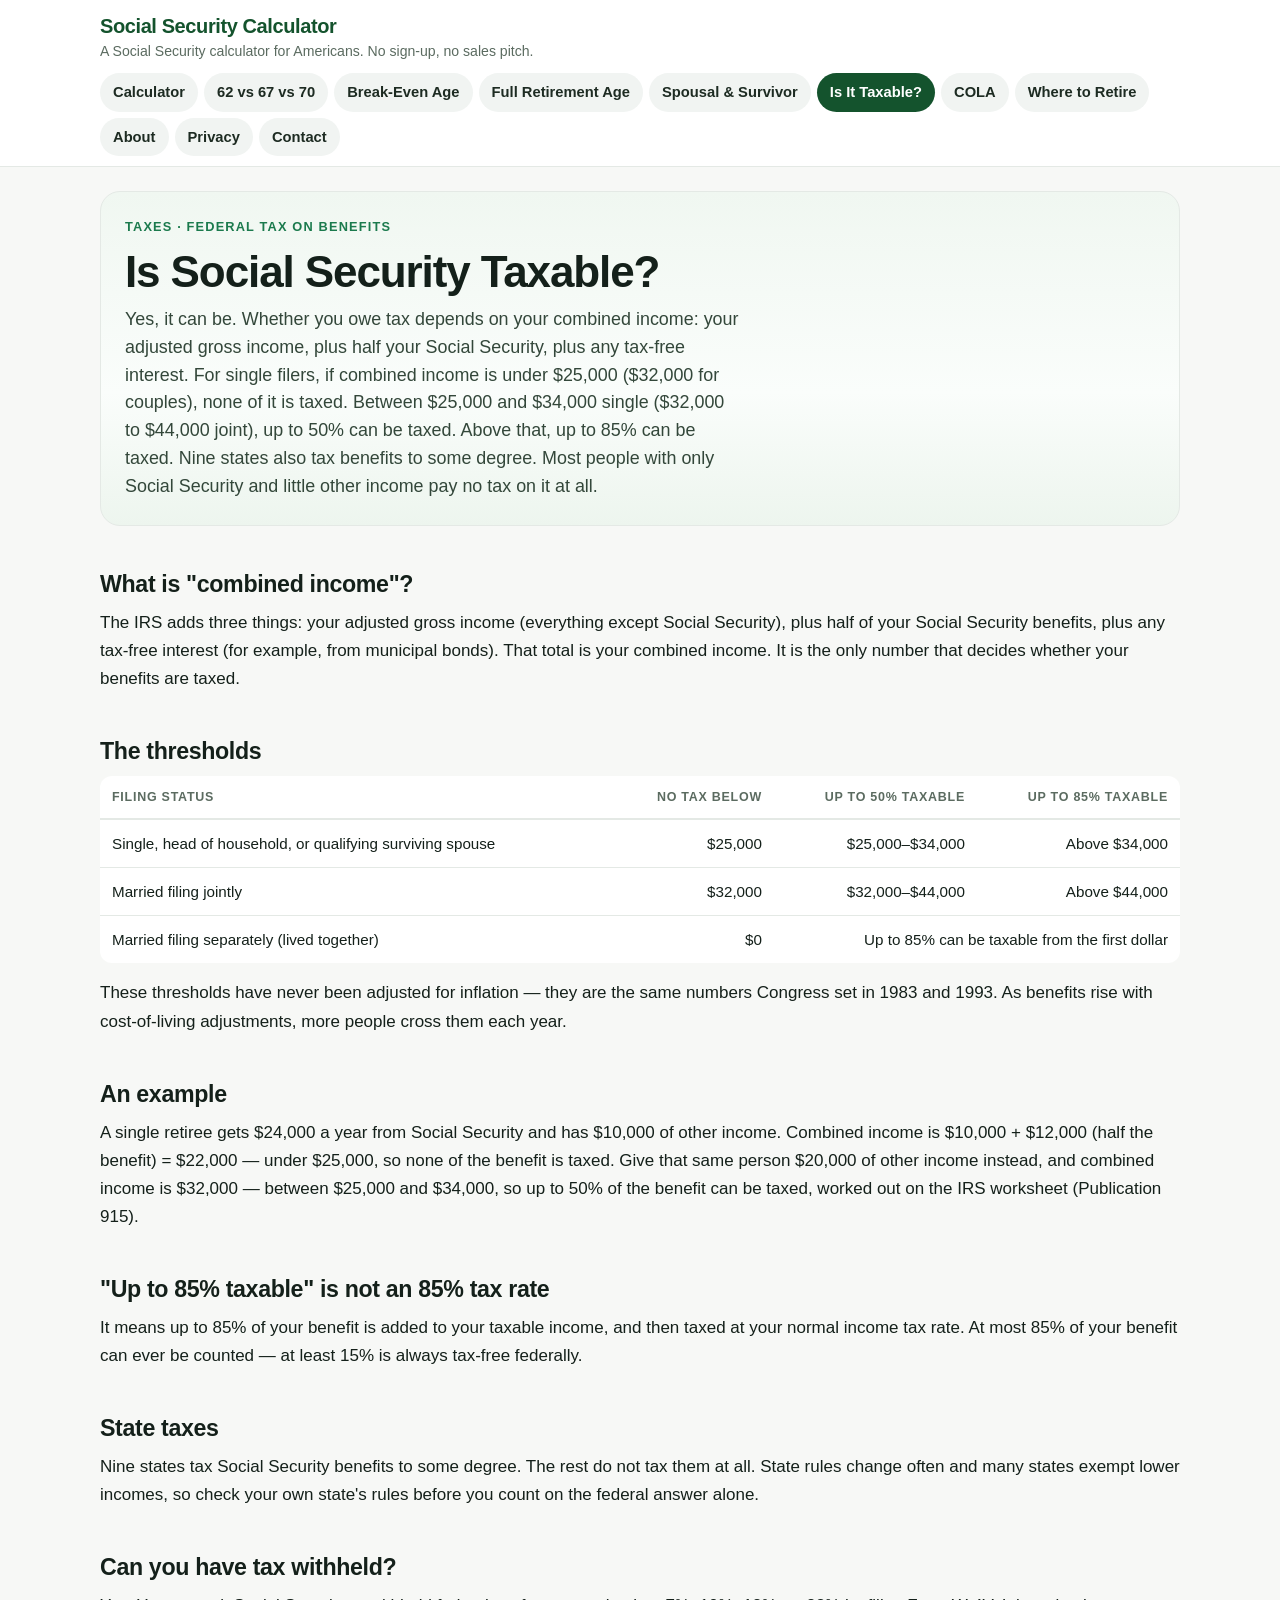
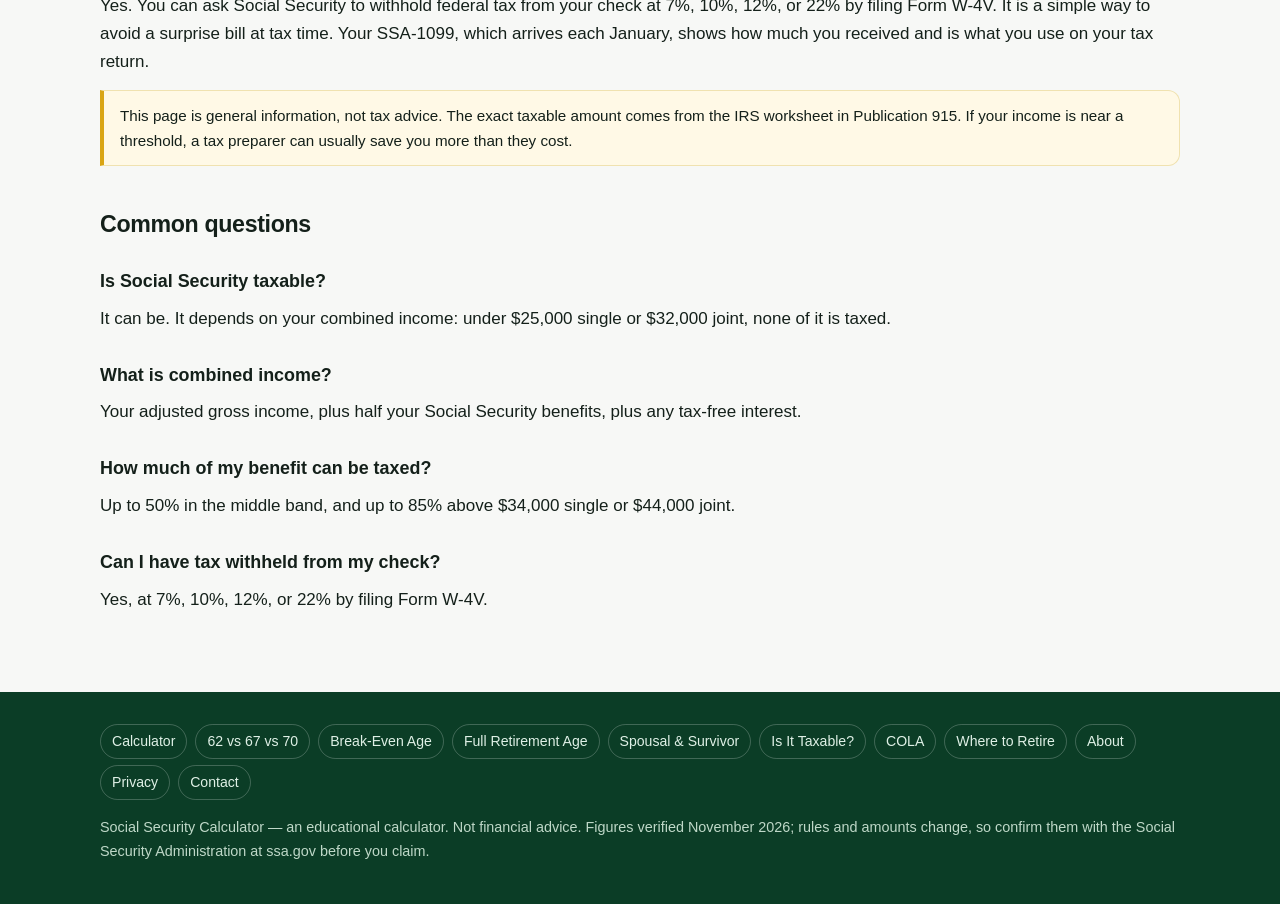
<file: tax-on-benefits.html>
<!DOCTYPE html>
<html lang="en-US">
<head>
<meta charset="utf-8">
<meta name="viewport" content="width=device-width, initial-scale=1">
<title>Is Social Security Taxable? Federal Thresholds Explained</title>
<meta name="description" content="Is Social Security taxable? It depends on combined income: under $25,000 single or $32,000 joint, none is taxed; above that, up to 50% or 85%.">
<link rel="canonical" href="https://retireonsocialsecurity.com/tax-on-benefits.html">
<meta property="og:title" content="Is Social Security Taxable? Federal Thresholds Explained">
<meta property="og:description" content="Is Social Security taxable? It depends on combined income: under $25,000 single or $32,000 joint, none is taxed; above that, up to 50% or 85%.">
<meta property="og:type" content="website">
<meta property="og:url" content="https://retireonsocialsecurity.com/tax-on-benefits.html">
<script type="application/ld+json">
{
  "@context": "https://schema.org",
  "@type": "WebPage",
  "name": "Is Social Security Taxable? Federal Thresholds Explained",
  "url": "https://retireonsocialsecurity.com/tax-on-benefits.html",
  "description": "Is Social Security taxable? It depends on combined income: under $25,000 single or $32,000 joint, none is taxed; above that, up to 50% or 85%."
}
</script>
<script type="application/ld+json">
{
  "@context": "https://schema.org",
  "@type": "WebApplication",
  "name": "Social Security Retirement Calculator",
  "url": "https://retireonsocialsecurity.com/",
  "applicationCategory": "FinanceApplication",
  "operatingSystem": "Any",
  "browserRequirements": "Requires JavaScript",
  "offers": {
    "@type": "Offer",
    "price": "0",
    "priceCurrency": "USD"
  },
  "description": "Free calculator that estimates your Social Security retirement benefit."
}
</script>
<script type="application/ld+json">
{
  "@context": "https://schema.org",
  "@type": "FAQPage",
  "mainEntity": [
    {
      "@type": "Question",
      "name": "Is Social Security taxable?",
      "acceptedAnswer": {
        "@type": "Answer",
        "text": "It can be. It depends on your combined income: under $25,000 single or $32,000 joint, none of it is taxed."
      }
    },
    {
      "@type": "Question",
      "name": "What is combined income?",
      "acceptedAnswer": {
        "@type": "Answer",
        "text": "Your adjusted gross income, plus half your Social Security benefits, plus any tax-free interest."
      }
    },
    {
      "@type": "Question",
      "name": "How much of my benefit can be taxed?",
      "acceptedAnswer": {
        "@type": "Answer",
        "text": "Up to 50% in the middle band, and up to 85% above $34,000 single or $44,000 joint."
      }
    },
    {
      "@type": "Question",
      "name": "Can I have tax withheld from my check?",
      "acceptedAnswer": {
        "@type": "Answer",
        "text": "Yes, at 7%, 10%, 12%, or 22% by filing Form W-4V."
      }
    }
  ]
}
</script>
<link rel="stylesheet" href="style.css">

</head>
<body>
<header class="site">
  <div class="wrap">
    <p class="site-title"><a href="index.html">Social Security Calculator</a></p>
    <p class="tagline">A Social Security calculator for Americans. No sign-up, no sales pitch.</p>
    <nav class="main" aria-label="Main navigation">
      <a href="index.html">Calculator</a>
      <a href="62-vs-67-vs-70.html">62 vs 67 vs 70</a>
      <a href="break-even.html">Break-Even Age</a>
      <a href="full-retirement-age.html">Full Retirement Age</a>
      <a href="spousal-survivor.html">Spousal & Survivor</a>
      <a href="tax-on-benefits.html" class="current">Is It Taxable?</a>
      <a href="cola.html">COLA</a>
      <a href="where-to-retire.html">Where to Retire</a>
      <a href="about.html">About</a>
      <a href="privacy.html">Privacy</a>
      <a href="contact.html">Contact</a>
    </nav>
  </div>
</header>
<div class="ad-slot" data-ad-slot="leaderboard"><!-- AdSense code goes here when approved --></div>
<main>
  <div class="wrap">

    <section class="page-hero">
      <p class="eyebrow">Taxes &middot; Federal tax on benefits</p>
      <h1>Is Social Security Taxable?</h1>
      <p class="lede">Yes, it can be. Whether you owe tax depends on your combined income: your adjusted gross income, plus half your Social Security, plus any tax-free interest. For single filers, if combined income is under $25,000 ($32,000 for couples), none of it is taxed. Between $25,000 and $34,000 single ($32,000 to $44,000 joint), up to 50% can be taxed. Above that, up to 85% can be taxed. Nine states also tax benefits to some degree. Most people with only Social Security and little other income pay no tax on it at all.</p>
    </section>

    <div class="ad-slot" data-ad-slot="in-content"><!-- AdSense code goes here when approved --></div>

    <h2>What is "combined income"?</h2>
    <p>The IRS adds three things: your adjusted gross income (everything except Social Security), plus half of your Social Security benefits, plus any tax-free interest (for example, from municipal bonds). That total is your combined income. It is the only number that decides whether your benefits are taxed.</p>

    <h2>The thresholds</h2>
    <div class="table-scroll">
    <table>
      <thead><tr><th>Filing status</th><th class="num">No tax below</th><th class="num">Up to 50% taxable</th><th class="num">Up to 85% taxable</th></tr></thead>
      <tbody>
        <tr><td>Single, head of household, or qualifying surviving spouse</td><td class="num">$25,000</td><td class="num">$25,000&ndash;$34,000</td><td class="num">Above $34,000</td></tr>
        <tr><td>Married filing jointly</td><td class="num">$32,000</td><td class="num">$32,000&ndash;$44,000</td><td class="num">Above $44,000</td></tr>
        <tr><td>Married filing separately (lived together)</td><td class="num">$0</td><td class="num" colspan="2">Up to 85% can be taxable from the first dollar</td></tr>
      </tbody>
    </table>
    </div>
    <p>These thresholds have never been adjusted for inflation — they are the same numbers Congress set in 1983 and 1993. As benefits rise with cost-of-living adjustments, more people cross them each year.</p>

    <h2>An example</h2>
    <p>A single retiree gets $24,000 a year from Social Security and has $10,000 of other income. Combined income is $10,000 + $12,000 (half the benefit) = $22,000 — under $25,000, so none of the benefit is taxed. Give that same person $20,000 of other income instead, and combined income is $32,000 — between $25,000 and $34,000, so up to 50% of the benefit can be taxed, worked out on the IRS worksheet (Publication 915).</p>

    <h2>"Up to 85% taxable" is not an 85% tax rate</h2>
    <p>It means up to 85% of your benefit is added to your taxable income, and then taxed at your normal income tax rate. At most 85% of your benefit can ever be counted — at least 15% is always tax-free federally.</p>

    <h2>State taxes</h2>
    <p>Nine states tax Social Security benefits to some degree. The rest do not tax them at all. State rules change often and many states exempt lower incomes, so check your own state's rules before you count on the federal answer alone.</p>

    <h2>Can you have tax withheld?</h2>
    <p>Yes. You can ask Social Security to withhold federal tax from your check at 7%, 10%, 12%, or 22% by filing Form W-4V. It is a simple way to avoid a surprise bill at tax time. Your SSA-1099, which arrives each January, shows how much you received and is what you use on your tax return.</p>

    <p class="note">This page is general information, not tax advice. The exact taxable amount comes from the IRS worksheet in Publication 915. If your income is near a threshold, a tax preparer can usually save you more than they cost.</p>

    <h2>Common questions</h2>
    <h3>Is Social Security taxable?</h3>
    <p>It can be. It depends on your combined income: under $25,000 single or $32,000 joint, none of it is taxed.</p>
    <h3>What is combined income?</h3>
    <p>Your adjusted gross income, plus half your Social Security benefits, plus any tax-free interest.</p>
    <h3>How much of my benefit can be taxed?</h3>
    <p>Up to 50% in the middle band, and up to 85% above $34,000 single or $44,000 joint.</p>
    <h3>Can I have tax withheld from my check?</h3>
    <p>Yes, at 7%, 10%, 12%, or 22% by filing Form W-4V.</p>

  </div>
</main>
<div class="ad-slot" data-ad-slot="footer"><!-- AdSense code goes here when approved --></div>
<footer class="site">
  <div class="wrap">
    <nav aria-label="Footer navigation">
      <a href="index.html">Calculator</a>
      <a href="62-vs-67-vs-70.html">62 vs 67 vs 70</a>
      <a href="break-even.html">Break-Even Age</a>
      <a href="full-retirement-age.html">Full Retirement Age</a>
      <a href="spousal-survivor.html">Spousal & Survivor</a>
      <a href="tax-on-benefits.html">Is It Taxable?</a>
      <a href="cola.html">COLA</a>
      <a href="where-to-retire.html">Where to Retire</a>
      <a href="about.html">About</a>
      <a href="privacy.html">Privacy</a>
      <a href="contact.html">Contact</a>
    </nav>
    <p>Social Security Calculator — an educational calculator. Not financial advice. Figures verified November 2026; rules and amounts change, so confirm them with the Social Security Administration at ssa.gov before you claim.</p>
  </div>
</footer>
</body>
</html>
</file>
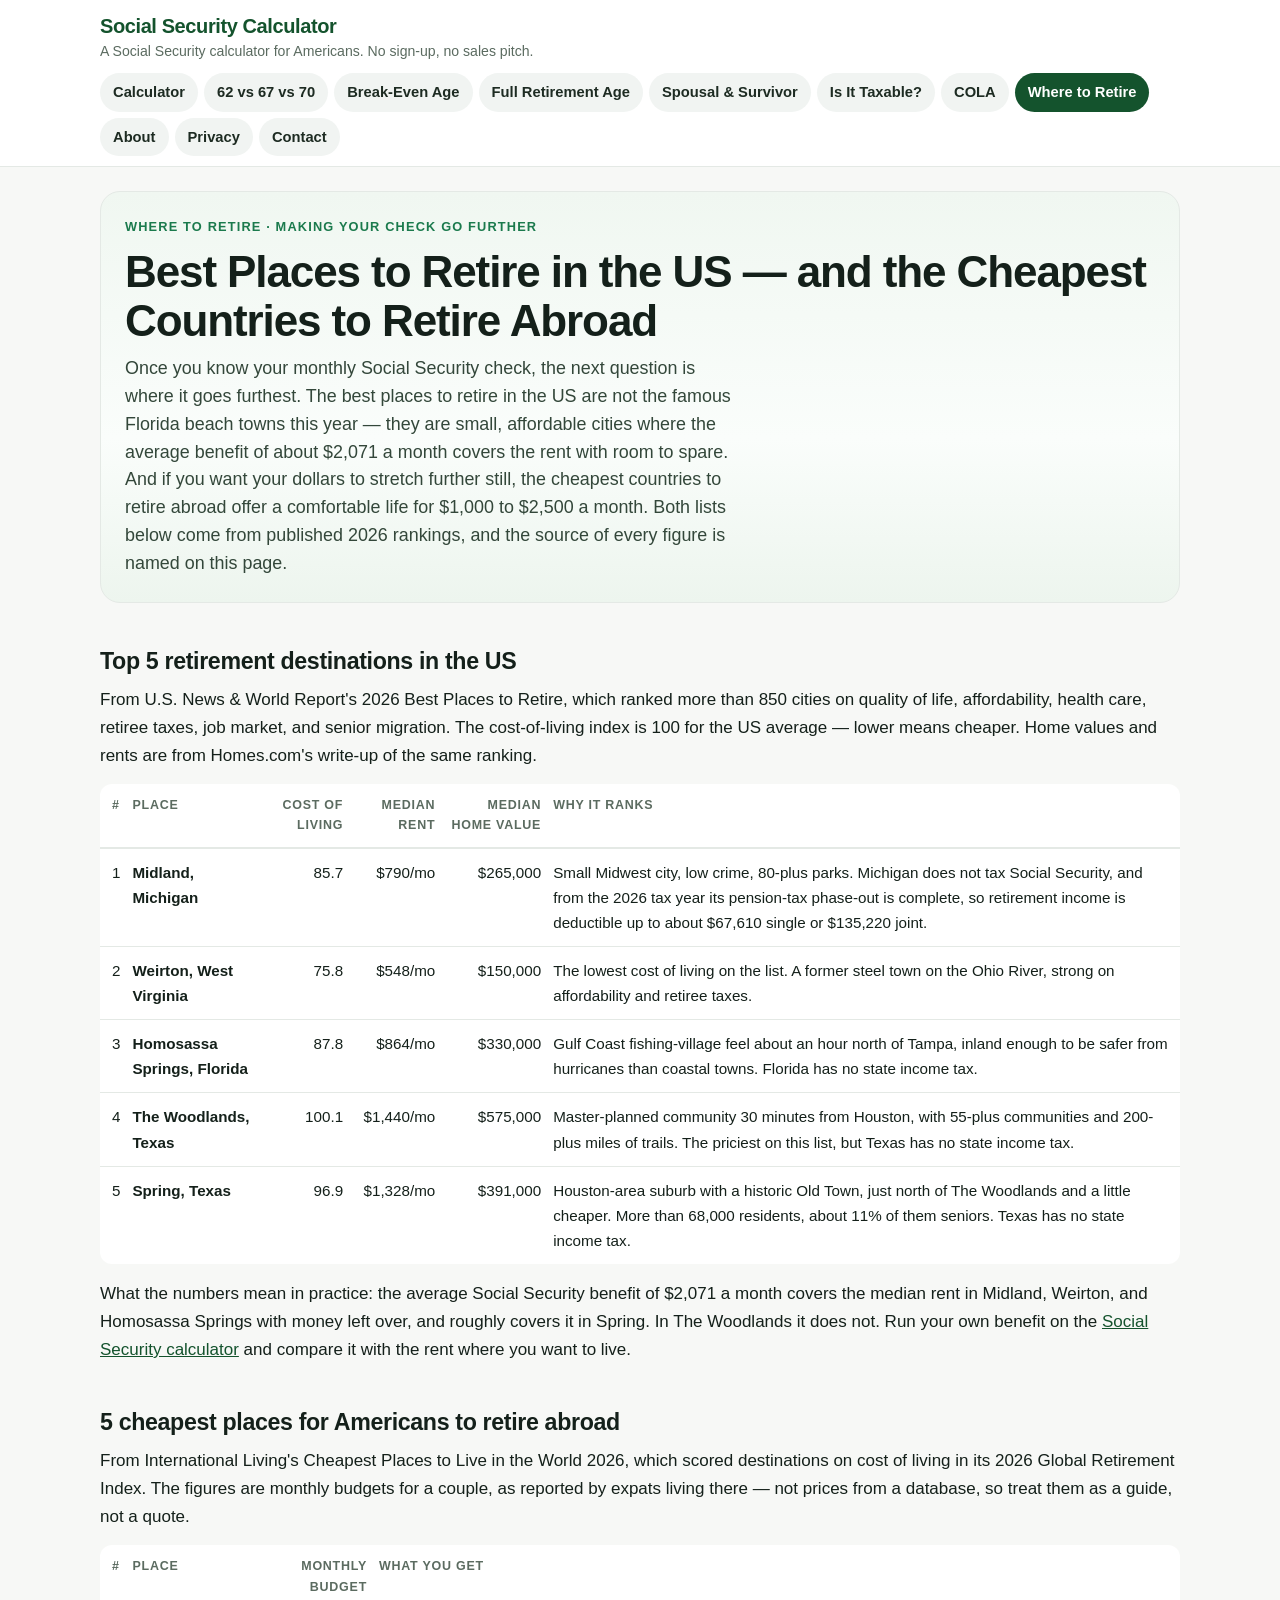
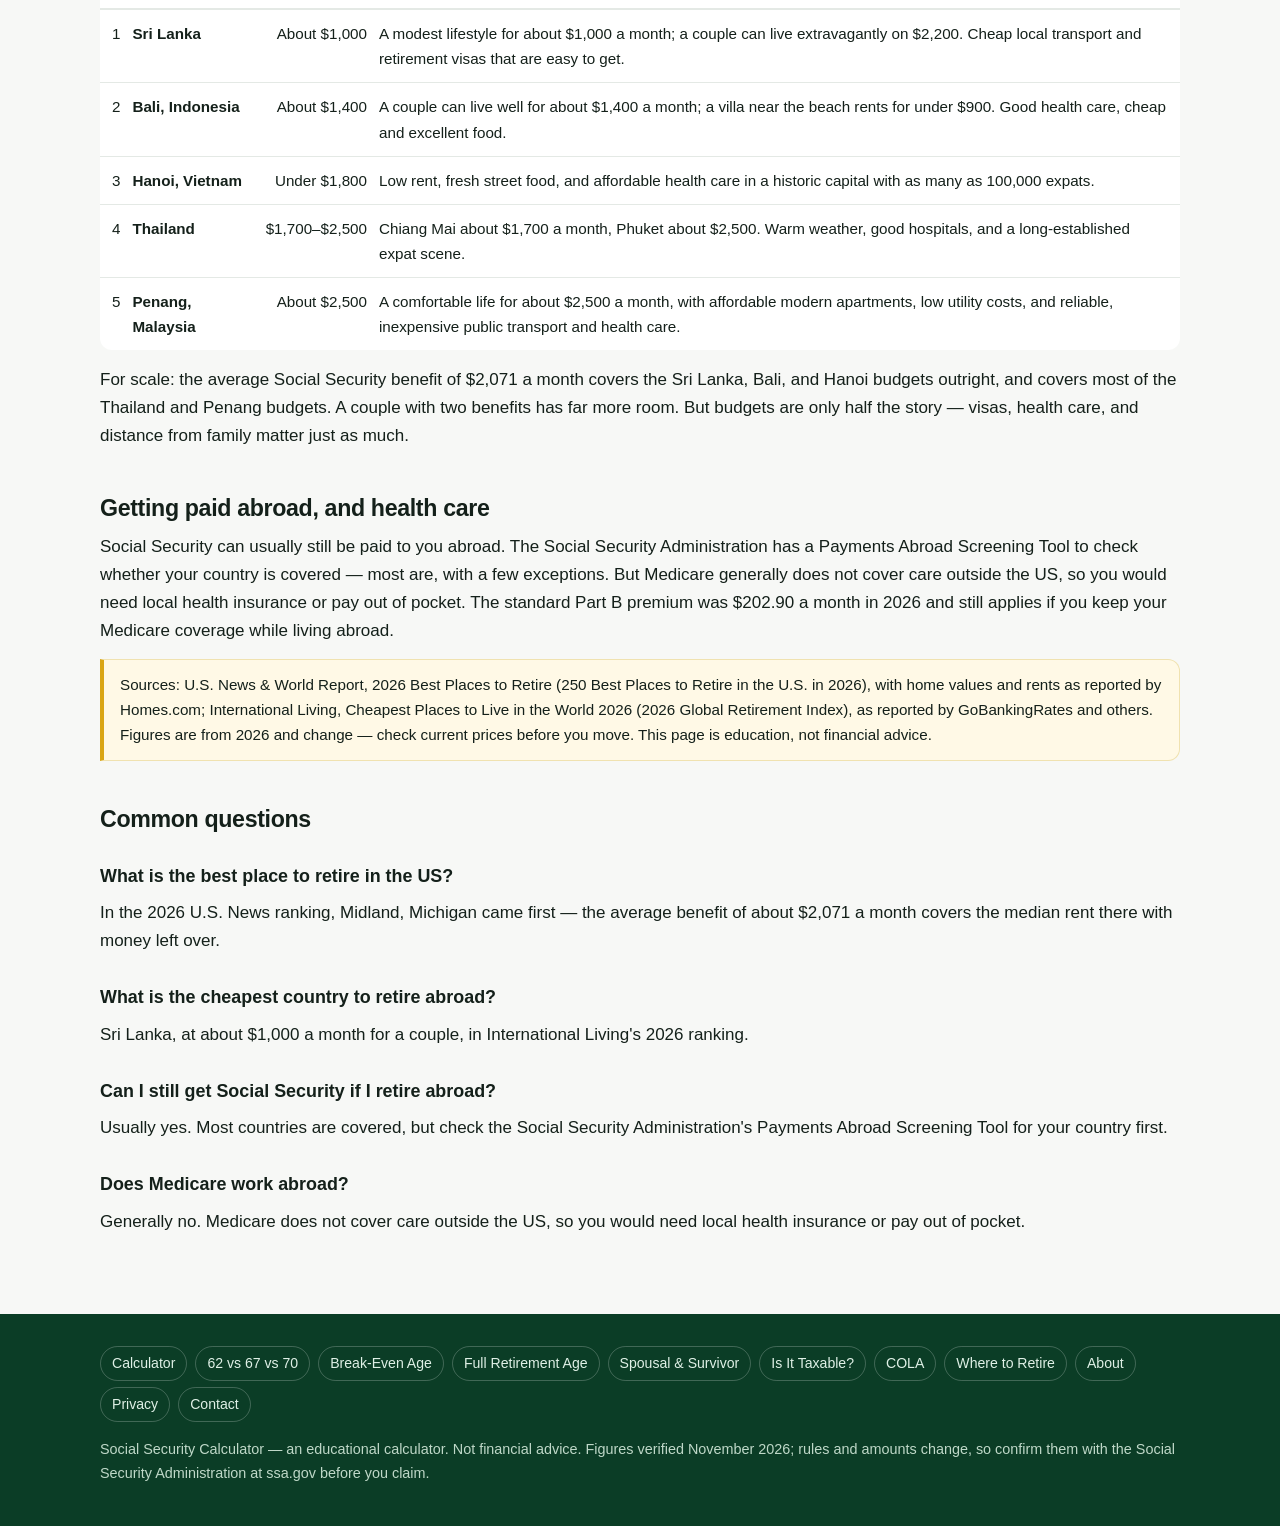
<file: where-to-retire.html>
<!DOCTYPE html>
<html lang="en-US">
<head>
<meta charset="utf-8">
<meta name="viewport" content="width=device-width, initial-scale=1">
<title>Best Places to Retire in the US & Cheapest Countries to Retire Abroad</title>
<meta name="description" content="Best places to retire in the US in 2026 and the cheapest countries to retire abroad, with monthly budgets and the sources behind every figure.">
<link rel="canonical" href="https://retireonsocialsecurity.com/where-to-retire.html">
<meta property="og:title" content="Best Places to Retire in the US &amp; Cheapest Countries to Retire Abroad">
<meta property="og:description" content="Best places to retire in the US in 2026 and the cheapest countries to retire abroad, with monthly budgets and the sources behind every figure.">
<meta property="og:type" content="website">
<meta property="og:url" content="https://retireonsocialsecurity.com/where-to-retire.html">
<script type="application/ld+json">
{
  "@context": "https://schema.org",
  "@type": "WebPage",
  "name": "Best Places to Retire in the US & Cheapest Countries to Retire Abroad",
  "url": "https://retireonsocialsecurity.com/where-to-retire.html",
  "description": "Best places to retire in the US in 2026 and the cheapest countries to retire abroad, with monthly budgets and the sources behind every figure."
}
</script>
<script type="application/ld+json">
{
  "@context": "https://schema.org",
  "@type": "WebApplication",
  "name": "Social Security Retirement Calculator",
  "url": "https://retireonsocialsecurity.com/",
  "applicationCategory": "FinanceApplication",
  "operatingSystem": "Any",
  "browserRequirements": "Requires JavaScript",
  "offers": {
    "@type": "Offer",
    "price": "0",
    "priceCurrency": "USD"
  },
  "description": "Free calculator that estimates your Social Security retirement benefit."
}
</script>
<script type="application/ld+json">
{
  "@context": "https://schema.org",
  "@type": "FAQPage",
  "mainEntity": [
    {
      "@type": "Question",
      "name": "What is the best place to retire in the US?",
      "acceptedAnswer": {
        "@type": "Answer",
        "text": "In the 2026 U.S. News ranking, Midland, Michigan came first — the average benefit of about $2,071 a month covers the median rent there with money left over."
      }
    },
    {
      "@type": "Question",
      "name": "What is the cheapest country to retire abroad?",
      "acceptedAnswer": {
        "@type": "Answer",
        "text": "Sri Lanka, at about $1,000 a month for a couple, in International Living's 2026 ranking."
      }
    },
    {
      "@type": "Question",
      "name": "Can I still get Social Security if I retire abroad?",
      "acceptedAnswer": {
        "@type": "Answer",
        "text": "Usually yes. Most countries are covered, but check the Social Security Administration's Payments Abroad Screening Tool for your country first."
      }
    },
    {
      "@type": "Question",
      "name": "Does Medicare work abroad?",
      "acceptedAnswer": {
        "@type": "Answer",
        "text": "Generally no. Medicare does not cover care outside the US, so you would need local health insurance or pay out of pocket."
      }
    }
  ]
}
</script>
<link rel="stylesheet" href="style.css">

</head>
<body>
<header class="site">
  <div class="wrap">
    <p class="site-title"><a href="index.html">Social Security Calculator</a></p>
    <p class="tagline">A Social Security calculator for Americans. No sign-up, no sales pitch.</p>
    <nav class="main" aria-label="Main navigation">
      <a href="index.html">Calculator</a>
      <a href="62-vs-67-vs-70.html">62 vs 67 vs 70</a>
      <a href="break-even.html">Break-Even Age</a>
      <a href="full-retirement-age.html">Full Retirement Age</a>
      <a href="spousal-survivor.html">Spousal & Survivor</a>
      <a href="tax-on-benefits.html">Is It Taxable?</a>
      <a href="cola.html">COLA</a>
      <a href="where-to-retire.html" class="current">Where to Retire</a>
      <a href="about.html">About</a>
      <a href="privacy.html">Privacy</a>
      <a href="contact.html">Contact</a>
    </nav>
  </div>
</header>
<div class="ad-slot" data-ad-slot="leaderboard"><!-- AdSense code goes here when approved --></div>
<main>
  <div class="wrap">

    <section class="page-hero">
      <p class="eyebrow">Where to retire &middot; Making your check go further</p>
      <h1>Best Places to Retire in the US — and the Cheapest Countries to Retire Abroad</h1>
      <p class="lede">Once you know your monthly Social Security check, the next question is where it goes furthest. The best places to retire in the US are not the famous Florida beach towns this year — they are small, affordable cities where the average benefit of about $2,071 a month covers the rent with room to spare. And if you want your dollars to stretch further still, the cheapest countries to retire abroad offer a comfortable life for $1,000 to $2,500 a month. Both lists below come from published 2026 rankings, and the source of every figure is named on this page.</p>
    </section>

    <div class="ad-slot" data-ad-slot="in-content"><!-- AdSense code goes here when approved --></div>

    <h2>Top 5 retirement destinations in the US</h2>
    <p>From U.S. News &amp; World Report's 2026 Best Places to Retire, which ranked more than 850 cities on quality of life, affordability, health care, retiree taxes, job market, and senior migration. The cost-of-living index is 100 for the US average — lower means cheaper. Home values and rents are from Homes.com's write-up of the same ranking.</p>
    <div class="table-scroll">
    <table>
      <thead><tr><th>#</th><th>Place</th><th class="num">Cost of living</th><th class="num">Median rent</th><th class="num">Median home value</th><th>Why it ranks</th></tr></thead>
      <tbody>
        <tr><td>1</td><td><strong>Midland, Michigan</strong></td><td class="num">85.7</td><td class="num">$790/mo</td><td class="num">$265,000</td><td>Small Midwest city, low crime, 80-plus parks. Michigan does not tax Social Security, and from the 2026 tax year its pension-tax phase-out is complete, so retirement income is deductible up to about $67,610 single or $135,220 joint.</td></tr>
        <tr><td>2</td><td><strong>Weirton, West Virginia</strong></td><td class="num">75.8</td><td class="num">$548/mo</td><td class="num">$150,000</td><td>The lowest cost of living on the list. A former steel town on the Ohio River, strong on affordability and retiree taxes.</td></tr>
        <tr><td>3</td><td><strong>Homosassa Springs, Florida</strong></td><td class="num">87.8</td><td class="num">$864/mo</td><td class="num">$330,000</td><td>Gulf Coast fishing-village feel about an hour north of Tampa, inland enough to be safer from hurricanes than coastal towns. Florida has no state income tax.</td></tr>
        <tr><td>4</td><td><strong>The Woodlands, Texas</strong></td><td class="num">100.1</td><td class="num">$1,440/mo</td><td class="num">$575,000</td><td>Master-planned community 30 minutes from Houston, with 55-plus communities and 200-plus miles of trails. The priciest on this list, but Texas has no state income tax.</td></tr>
        <tr><td>5</td><td><strong>Spring, Texas</strong></td><td class="num">96.9</td><td class="num">$1,328/mo</td><td class="num">$391,000</td><td>Houston-area suburb with a historic Old Town, just north of The Woodlands and a little cheaper. More than 68,000 residents, about 11% of them seniors. Texas has no state income tax.</td></tr>
      </tbody>
    </table>
    </div>
    <p>What the numbers mean in practice: the average Social Security benefit of $2,071 a month covers the median rent in Midland, Weirton, and Homosassa Springs with money left over, and roughly covers it in Spring. In The Woodlands it does not. Run your own benefit on the <a href="index.html">Social Security calculator</a> and compare it with the rent where you want to live.</p>

    <h2>5 cheapest places for Americans to retire abroad</h2>
    <p>From International Living's Cheapest Places to Live in the World 2026, which scored destinations on cost of living in its 2026 Global Retirement Index. The figures are monthly budgets for a couple, as reported by expats living there — not prices from a database, so treat them as a guide, not a quote.</p>
    <div class="table-scroll">
    <table>
      <thead><tr><th>#</th><th>Place</th><th class="num">Monthly budget</th><th>What you get</th></tr></thead>
      <tbody>
        <tr><td>1</td><td><strong>Sri Lanka</strong></td><td class="num">About $1,000</td><td>A modest lifestyle for about $1,000 a month; a couple can live extravagantly on $2,200. Cheap local transport and retirement visas that are easy to get.</td></tr>
        <tr><td>2</td><td><strong>Bali, Indonesia</strong></td><td class="num">About $1,400</td><td>A couple can live well for about $1,400 a month; a villa near the beach rents for under $900. Good health care, cheap and excellent food.</td></tr>
        <tr><td>3</td><td><strong>Hanoi, Vietnam</strong></td><td class="num">Under $1,800</td><td>Low rent, fresh street food, and affordable health care in a historic capital with as many as 100,000 expats.</td></tr>
        <tr><td>4</td><td><strong>Thailand</strong></td><td class="num">$1,700&ndash;$2,500</td><td>Chiang Mai about $1,700 a month, Phuket about $2,500. Warm weather, good hospitals, and a long-established expat scene.</td></tr>
        <tr><td>5</td><td><strong>Penang, Malaysia</strong></td><td class="num">About $2,500</td><td>A comfortable life for about $2,500 a month, with affordable modern apartments, low utility costs, and reliable, inexpensive public transport and health care.</td></tr>
      </tbody>
    </table>
    </div>
    <p>For scale: the average Social Security benefit of $2,071 a month covers the Sri Lanka, Bali, and Hanoi budgets outright, and covers most of the Thailand and Penang budgets. A couple with two benefits has far more room. But budgets are only half the story — visas, health care, and distance from family matter just as much.</p>

    <h2>Getting paid abroad, and health care</h2>
    <p>Social Security can usually still be paid to you abroad. The Social Security Administration has a Payments Abroad Screening Tool to check whether your country is covered — most are, with a few exceptions. But Medicare generally does not cover care outside the US, so you would need local health insurance or pay out of pocket. The standard Part B premium was $202.90 a month in 2026 and still applies if you keep your Medicare coverage while living abroad.</p>

    <p class="note">Sources: U.S. News &amp; World Report, 2026 Best Places to Retire (250 Best Places to Retire in the U.S. in 2026), with home values and rents as reported by Homes.com; International Living, Cheapest Places to Live in the World 2026 (2026 Global Retirement Index), as reported by GoBankingRates and others. Figures are from 2026 and change — check current prices before you move. This page is education, not financial advice.</p>

    <h2>Common questions</h2>
    <h3>What is the best place to retire in the US?</h3>
    <p>In the 2026 U.S. News ranking, Midland, Michigan came first — the average benefit of about $2,071 a month covers the median rent there with money left over.</p>
    <h3>What is the cheapest country to retire abroad?</h3>
    <p>Sri Lanka, at about $1,000 a month for a couple, in International Living&#x27;s 2026 ranking.</p>
    <h3>Can I still get Social Security if I retire abroad?</h3>
    <p>Usually yes. Most countries are covered, but check the Social Security Administration&#x27;s Payments Abroad Screening Tool for your country first.</p>
    <h3>Does Medicare work abroad?</h3>
    <p>Generally no. Medicare does not cover care outside the US, so you would need local health insurance or pay out of pocket.</p>

  </div>
</main>
<div class="ad-slot" data-ad-slot="footer"><!-- AdSense code goes here when approved --></div>
<footer class="site">
  <div class="wrap">
    <nav aria-label="Footer navigation">
      <a href="index.html">Calculator</a>
      <a href="62-vs-67-vs-70.html">62 vs 67 vs 70</a>
      <a href="break-even.html">Break-Even Age</a>
      <a href="full-retirement-age.html">Full Retirement Age</a>
      <a href="spousal-survivor.html">Spousal & Survivor</a>
      <a href="tax-on-benefits.html">Is It Taxable?</a>
      <a href="cola.html">COLA</a>
      <a href="where-to-retire.html">Where to Retire</a>
      <a href="about.html">About</a>
      <a href="privacy.html">Privacy</a>
      <a href="contact.html">Contact</a>
    </nav>
    <p>Social Security Calculator — an educational calculator. Not financial advice. Figures verified November 2026; rules and amounts change, so confirm them with the Social Security Administration at ssa.gov before you claim.</p>
  </div>
</footer>
</body>
</html>
</file>
<file: style.css>
/* Social Security Calculator (US) — shared stylesheet.
   Adapted from the house calculator design, Nov 2026. Plain, fast, no external fonts or libraries.
   Mobile-first: single column, sticky answer bar; desktop: inputs left,
   results sticky on the right. */

* { box-sizing: border-box; }

:root {
  --green-900: #0b3d26;
  --green-800: #0e4d2e;
  --green-700: #14532d;
  --green-600: #1b7a4d;
  --green-50: #eaf6ee;
  --ink: #14201a;
  --muted: #5b6b60;
  --line: #e4e9e5;
  --bg: #f7f8f6;
  --card: #ffffff;
  --amber-bg: #fff9e6;
  --amber-line: #d9a514;
  --red: #b3261e;
  --red-bg: #fdecea;
  --shadow: 0 1px 2px rgba(16, 24, 20, 0.05), 0 10px 30px rgba(16, 24, 20, 0.06);
  --radius: 16px;
}

html { -webkit-text-size-adjust: 100%; }

body {
  margin: 0;
  font-family: -apple-system, BlinkMacSystemFont, "Segoe UI", Roboto, Helvetica, Arial, sans-serif;
  font-size: 17px;
  line-height: 1.65;
  color: var(--ink);
  background: var(--bg);
}

a { color: var(--green-700); }
a:hover { color: var(--green-600); }

.wrap { max-width: 1120px; margin: 0 auto; padding: 0 20px; }

/* ---------- header & nav ---------- */

header.site {
  position: sticky;
  top: 0;
  z-index: 40;
  background: #fff;
  border-bottom: 1px solid var(--line);
  padding: 14px 0 10px;
}

header.site .site-title {
  font-size: 1.25rem;
  font-weight: 800;
  letter-spacing: -0.02em;
  line-height: 1.2;
  margin: 0;
}

header.site .site-title a { color: var(--green-700); text-decoration: none; }

header.site .tagline {
  margin: 2px 0 0;
  font-size: 0.88rem;
  color: var(--muted);
}

nav.main {
  margin-top: 10px;
  display: flex;
  gap: 6px;
  overflow-x: auto;
  scrollbar-width: none;
  -webkit-overflow-scrolling: touch;
}
nav.main::-webkit-scrollbar { display: none; }

nav.main a {
  flex: 0 0 auto;
  color: #1d2b22;
  background: #f1f4f2;
  text-decoration: none;
  font-size: 0.92rem;
  font-weight: 600;
  padding: 7px 13px;
  border-radius: 999px;
  white-space: nowrap;
}
nav.main a:hover { background: #e2ebe5; color: var(--green-700); }
nav.main a.current { background: var(--green-700); color: #fff; }

/* ---------- hero & headings ---------- */

main { padding: 20px 0 64px; }

/* ---------- hero ---------- */

.hero {
  background: linear-gradient(180deg, #eaf5ec 0%, #f4faf5 60%, #e7f3ea 100%);
  border: 1px solid var(--line);
  border-radius: 20px;
  padding: 28px;
  margin-top: 4px;
}

.page-hero {
  background: linear-gradient(180deg, #f0f7f1 0%, #fafdfb 60%, #edf5ee 100%);
  border: 1px solid var(--line);
  border-radius: 20px;
  padding: 24px;
  margin-top: 4px;
}
.page-hero h1 { margin-bottom: 10px; }
.page-hero .lede { margin-bottom: 0; }

@media (max-width: 640px) {
  .hero { padding: 22px 20px; }
  .page-hero { padding: 20px 18px; }
}

.eyebrow {
  margin: 0 0 10px;
  font-size: 0.8rem;
  font-weight: 800;
  letter-spacing: 0.09em;
  text-transform: uppercase;
  color: var(--green-600);
}

h1 {
  font-size: clamp(1.9rem, 5vw, 2.75rem);
  line-height: 1.12;
  letter-spacing: -0.025em;
  margin: 0 0 12px;
}
h2 { font-size: 1.45rem; line-height: 1.25; letter-spacing: -0.015em; margin: 44px 0 10px; }
h3 { font-size: 1.12rem; margin: 28px 0 8px; }
p { margin: 0 0 14px; }
ul, ol { margin: 0 0 14px; padding-left: 24px; }
li { margin-bottom: 8px; }

.lede { font-size: 1.12rem; line-height: 1.55; color: #33473a; max-width: 62ch; }

.chips {
  display: flex;
  flex-wrap: wrap;
  gap: 8px;
  margin: 16px 0 4px;
  padding: 0;
  list-style: none;
}
.chips li {
  margin: 0;
  background: var(--green-50);
  color: var(--green-800);
  font-size: 0.9rem;
  font-weight: 600;
  padding: 6px 13px;
  border-radius: 999px;
}

/* ---------- calculator ---------- */

.calc-layout { margin-top: 24px; }

.calc-box {
  background: var(--card);
  border: 1px solid var(--line);
  border-radius: var(--radius);
  box-shadow: var(--shadow);
  padding: 24px;
}

.calc-box h2 { margin: 0 0 4px; }
.calc-box > p.sub { color: var(--muted); font-size: 0.95rem; margin-bottom: 20px; }

.field { margin-bottom: 18px; }
.field label { display: block; font-weight: 700; font-size: 0.98rem; margin-bottom: 6px; }
.field .hint { display: block; font-size: 0.86rem; font-weight: 400; color: var(--muted); margin-top: 6px; line-height: 1.45; }

.field input[type="number"],
.field select {
  width: 100%;
  min-height: 52px;
  padding: 12px 14px;
  font-size: 16px;
  line-height: 1.3;
  border: 1.5px solid #cbd5cf;
  border-radius: 12px;
  background: #fff;
  color: var(--ink);
  -moz-appearance: textfield;
  appearance: textfield;
}
.field input[type="number"]::-webkit-outer-spin-button,
.field input[type="number"]::-webkit-inner-spin-button {
  -webkit-appearance: none;
  margin: 0;
}
.field input[type="number"]:focus,
.field select:focus {
  outline: none;
  border-color: var(--green-600);
  box-shadow: 0 0 0 3px rgba(27, 122, 77, 0.18);
}

.money-input { position: relative; display: block; }
.money-input > span {
  position: absolute;
  left: 14px;
  top: 50%;
  transform: translateY(-50%);
  color: var(--muted);
  font-size: 16px;
  font-weight: 600;
  pointer-events: none;
}
.money-input input[type="number"] { padding-left: 30px; }

.field-row { display: flex; flex-wrap: wrap; gap: 0 20px; }
.field-row .field { flex: 1 1 240px; }

.check { font-weight: 700; display: flex; align-items: flex-start; gap: 10px; cursor: pointer; }
.check input {
  flex: 0 0 auto;
  width: 22px;
  height: 22px;
  margin: 1px 0 0;
  accent-color: var(--green-700);
  cursor: pointer;
}

button.example-btn {
  background: #fff;
  color: var(--green-700);
  border: 1.5px solid var(--green-700);
  border-radius: 999px;
  padding: 11px 20px;
  font-size: 1rem;
  font-weight: 700;
  cursor: pointer;
}
button.example-btn:hover { background: var(--green-50); }

/* ---------- results (dark green panel) ---------- */

.results {
  background: var(--green-800);
  color: #fff;
  border-radius: var(--radius);
  box-shadow: var(--shadow);
  padding: 26px 24px;
}

.results .big-label {
  margin: 0;
  font-size: 0.82rem;
  font-weight: 800;
  text-transform: uppercase;
  letter-spacing: 0.08em;
  color: #bfe3cd;
}

.results .big {
  margin: 4px 0 4px;
  font-size: clamp(2.4rem, 8vw, 3rem);
  font-weight: 800;
  letter-spacing: -0.03em;
  line-height: 1.05;
  color: #fff;
}

.results .big-sub {
  margin: 0 0 8px;
  color: #d6ecdf;
  font-size: 0.98rem;
}

.results dl { margin: 10px 0 0; }
.results .row {
  display: flex;
  justify-content: space-between;
  align-items: baseline;
  gap: 16px;
  padding: 11px 0;
  border-top: 1px solid rgba(255, 255, 255, 0.16);
}
.results .row dt { font-weight: 600; color: #e6f3ea; }
.results .row dd { margin: 0; text-align: right; font-weight: 700; white-space: nowrap; }
.results .row.total-row dt,
.results .row.total-row dd {
  font-size: 1.08rem;
  font-weight: 800;
  color: #fff;
}

.results h3 {
  margin: 22px 0 2px;
  padding-top: 18px;
  border-top: 1px solid rgba(255, 255, 255, 0.22);
  color: #fff;
  font-size: 1.05rem;
}

.results .note {
  background: rgba(255, 255, 255, 0.1);
  border: 1px solid rgba(255, 255, 255, 0.18);
  border-left: 4px solid #e8c547;
  color: #eef7f0;
  margin-top: 18px;
}

.no-result {
  background: var(--red-bg);
  border: 1px solid #e0a9a4;
  border-radius: var(--radius);
  padding: 20px 22px;
  margin-top: 18px;
}
.no-result p { color: #6d1a15; }

/* ---------- sticky answer bar (mobile only) ---------- */

.sticky-bar {
  position: sticky;
  bottom: 12px;
  z-index: 30;
  display: flex;
  justify-content: space-between;
  align-items: baseline;
  gap: 12px;
  margin-top: 16px;
  background: var(--green-900);
  color: #fff;
  border-radius: 999px;
  box-shadow: 0 8px 24px rgba(11, 61, 38, 0.35);
  padding: 13px 20px;
}
.sticky-bar span { font-size: 0.9rem; color: #bfe3cd; font-weight: 600; }
.sticky-bar strong { font-size: 1.25rem; font-weight: 800; letter-spacing: -0.02em; white-space: nowrap; }

/* ---------- tables ---------- */

.table-scroll { overflow-x: auto; margin: 0 0 16px; -webkit-overflow-scrolling: touch; }

table {
  width: 100%;
  border-collapse: collapse;
  background: #fff;
  font-size: 0.95rem;
  border-radius: 12px;
  overflow: hidden;
}
th, td { padding: 11px 12px 11px 0; text-align: left; vertical-align: top; }
th:first-child, td:first-child { padding-left: 12px; }
th {
  font-size: 0.78rem;
  font-weight: 800;
  text-transform: uppercase;
  letter-spacing: 0.06em;
  color: var(--muted);
  border-bottom: 2px solid var(--line);
}
td { border-bottom: 1px solid var(--line); }
tr:last-child td { border-bottom: none; }
td.num, th.num { text-align: right; }

/* ---------- example & explainer cards ---------- */

.example {
  background: var(--card);
  border: 1px solid var(--line);
  border-radius: var(--radius);
  box-shadow: var(--shadow);
  padding: 22px 24px;
  margin: 24px 0;
}
.example h3 { margin-top: 0; }
.example dl {
  display: grid;
  grid-template-columns: minmax(180px, 1fr) auto;
  gap: 0 16px;
  margin: 12px 0 0;
}
.example dl dt, .example dl dd { padding: 9px 0; border-top: 1px solid var(--line); }
.example dl dt:first-of-type, .example dl dd:first-of-type { border-top: none; }
.example dt { font-weight: 600; }
.example dd { margin: 0; text-align: right; font-weight: 600; white-space: nowrap; }

.note {
  background: var(--amber-bg);
  border: 1px solid #f0e2b0;
  border-left: 4px solid var(--amber-line);
  padding: 12px 16px;
  border-radius: 0 12px 12px 0;
  font-size: 0.95rem;
}

/* ---------- ad slots (hidden until AdSense is approved) ---------- */

.ad-slot { display: none; }

/* ---------- footer ---------- */

footer.site {
  background: var(--green-900);
  color: #bfd8c8;
  padding: 32px 0 40px;
  font-size: 0.9rem;
}
footer.site nav { display: flex; flex-wrap: wrap; gap: 6px 8px; margin-bottom: 16px; }
footer.site nav a {
  color: #dff0e6;
  text-decoration: none;
  font-size: 0.88rem;
  padding: 5px 11px;
  border: 1px solid rgba(255, 255, 255, 0.22);
  border-radius: 999px;
}
footer.site nav a:hover { background: rgba(255, 255, 255, 0.1); color: #fff; }
footer.site p { margin: 0; }

/* ---------- desktop layout ---------- */

@media (min-width: 960px) {
  nav.main { flex-wrap: wrap; overflow-x: visible; }

  .calc-layout {
    display: grid;
    grid-template-columns: minmax(0, 1fr) minmax(0, 400px);
    gap: 24px;
    align-items: start;
  }

  .calc-layout .results-col { position: sticky; top: 132px; }

  .sticky-bar { display: none !important; }

  .field-row .field { flex-basis: 0; }
}

/* ---------- social security extras ---------- */

.mode-toggle {
  display: flex;
  flex-wrap: wrap;
  gap: 8px;
  margin-bottom: 18px;
}
.mode-toggle label {
  flex: 1 1 200px;
  display: flex;
  align-items: flex-start;
  gap: 10px;
  background: var(--green-50);
  border: 1.5px solid #cfe3d6;
  border-radius: 12px;
  padding: 12px 14px;
  font-weight: 700;
  font-size: 0.95rem;
  cursor: pointer;
}
.mode-toggle label:has(input:checked) {
  border-color: var(--green-600);
  background: #dff0e4;
}
.mode-toggle input {
  width: 20px;
  height: 20px;
  margin: 1px 0 0;
  accent-color: var(--green-700);
  cursor: pointer;
}
.mode-toggle .hint {
  display: block;
  font-weight: 400;
  color: var(--muted);
  font-size: 0.86rem;
  margin-top: 2px;
}

.claim-table td.hl, .claim-table th.hl { font-weight: 800; color: var(--green-800); }
.claim-table tr.best td { background: var(--green-50); }
</file>
